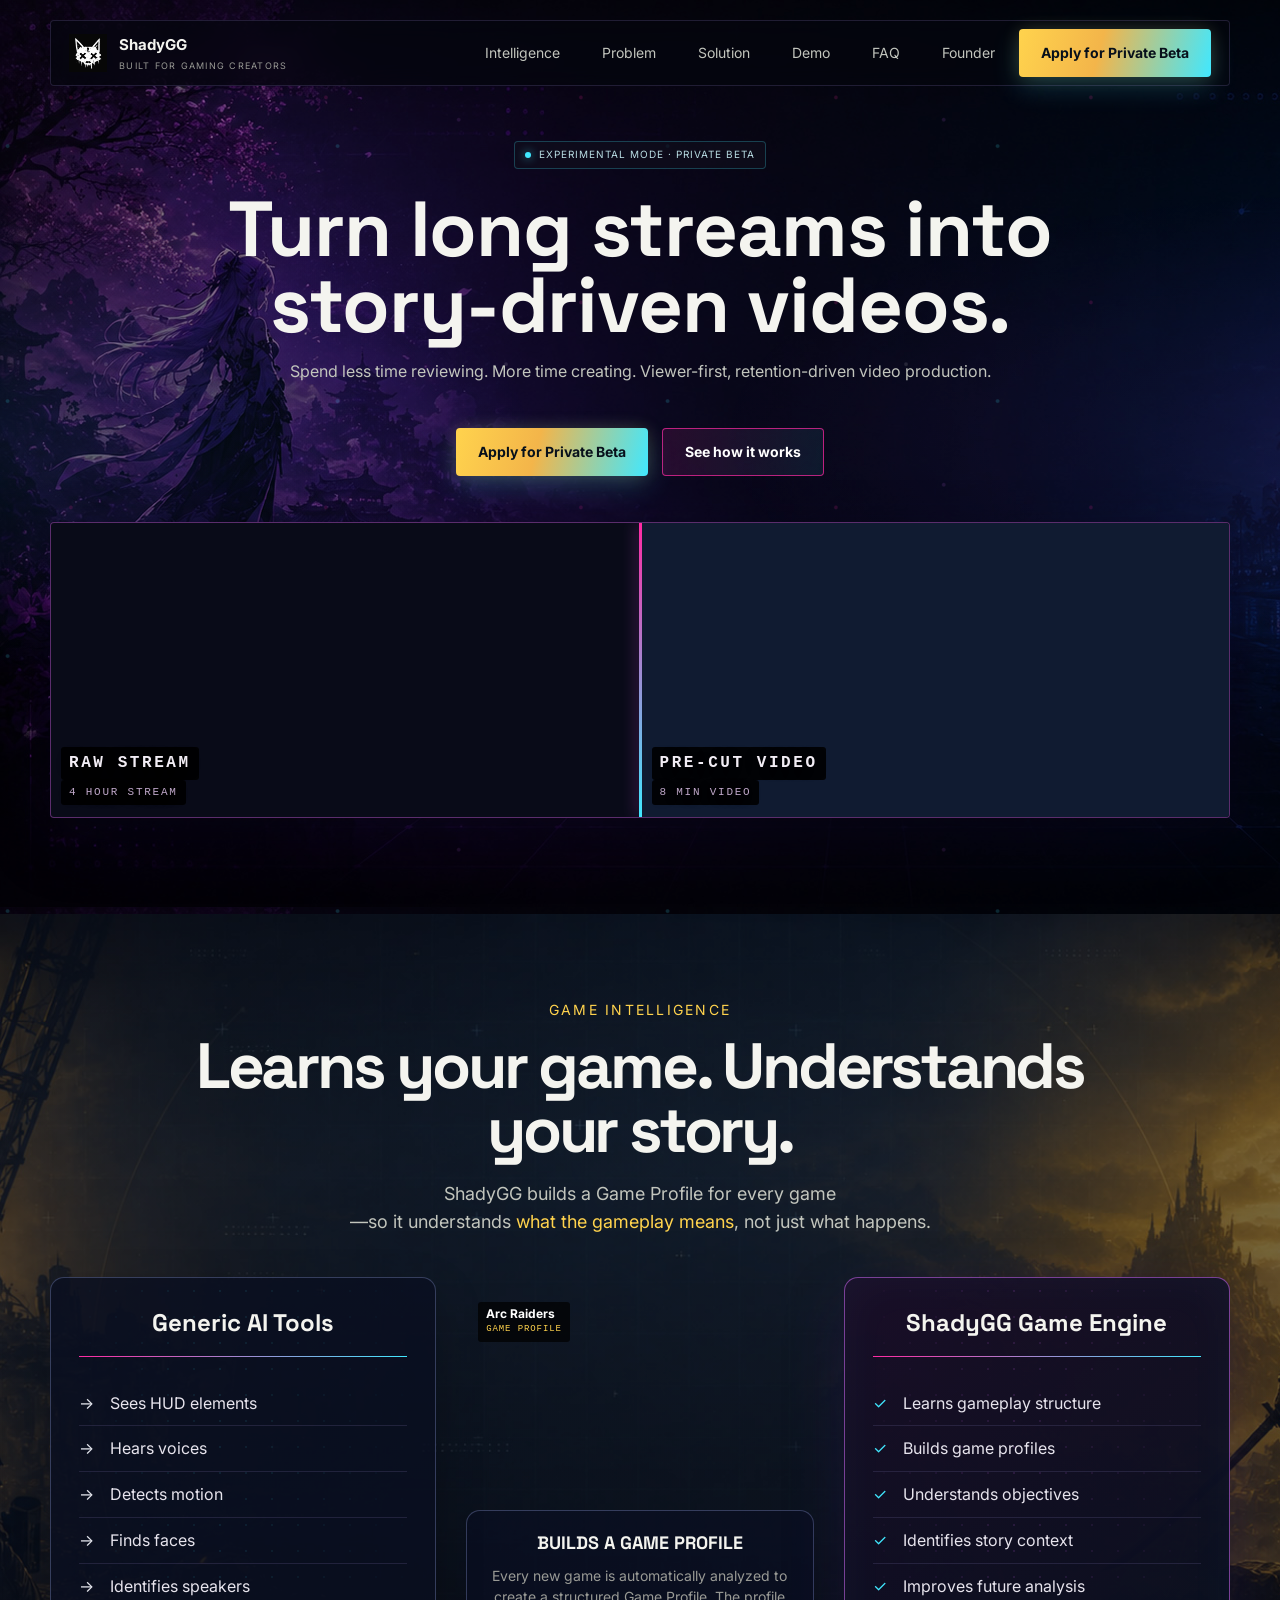
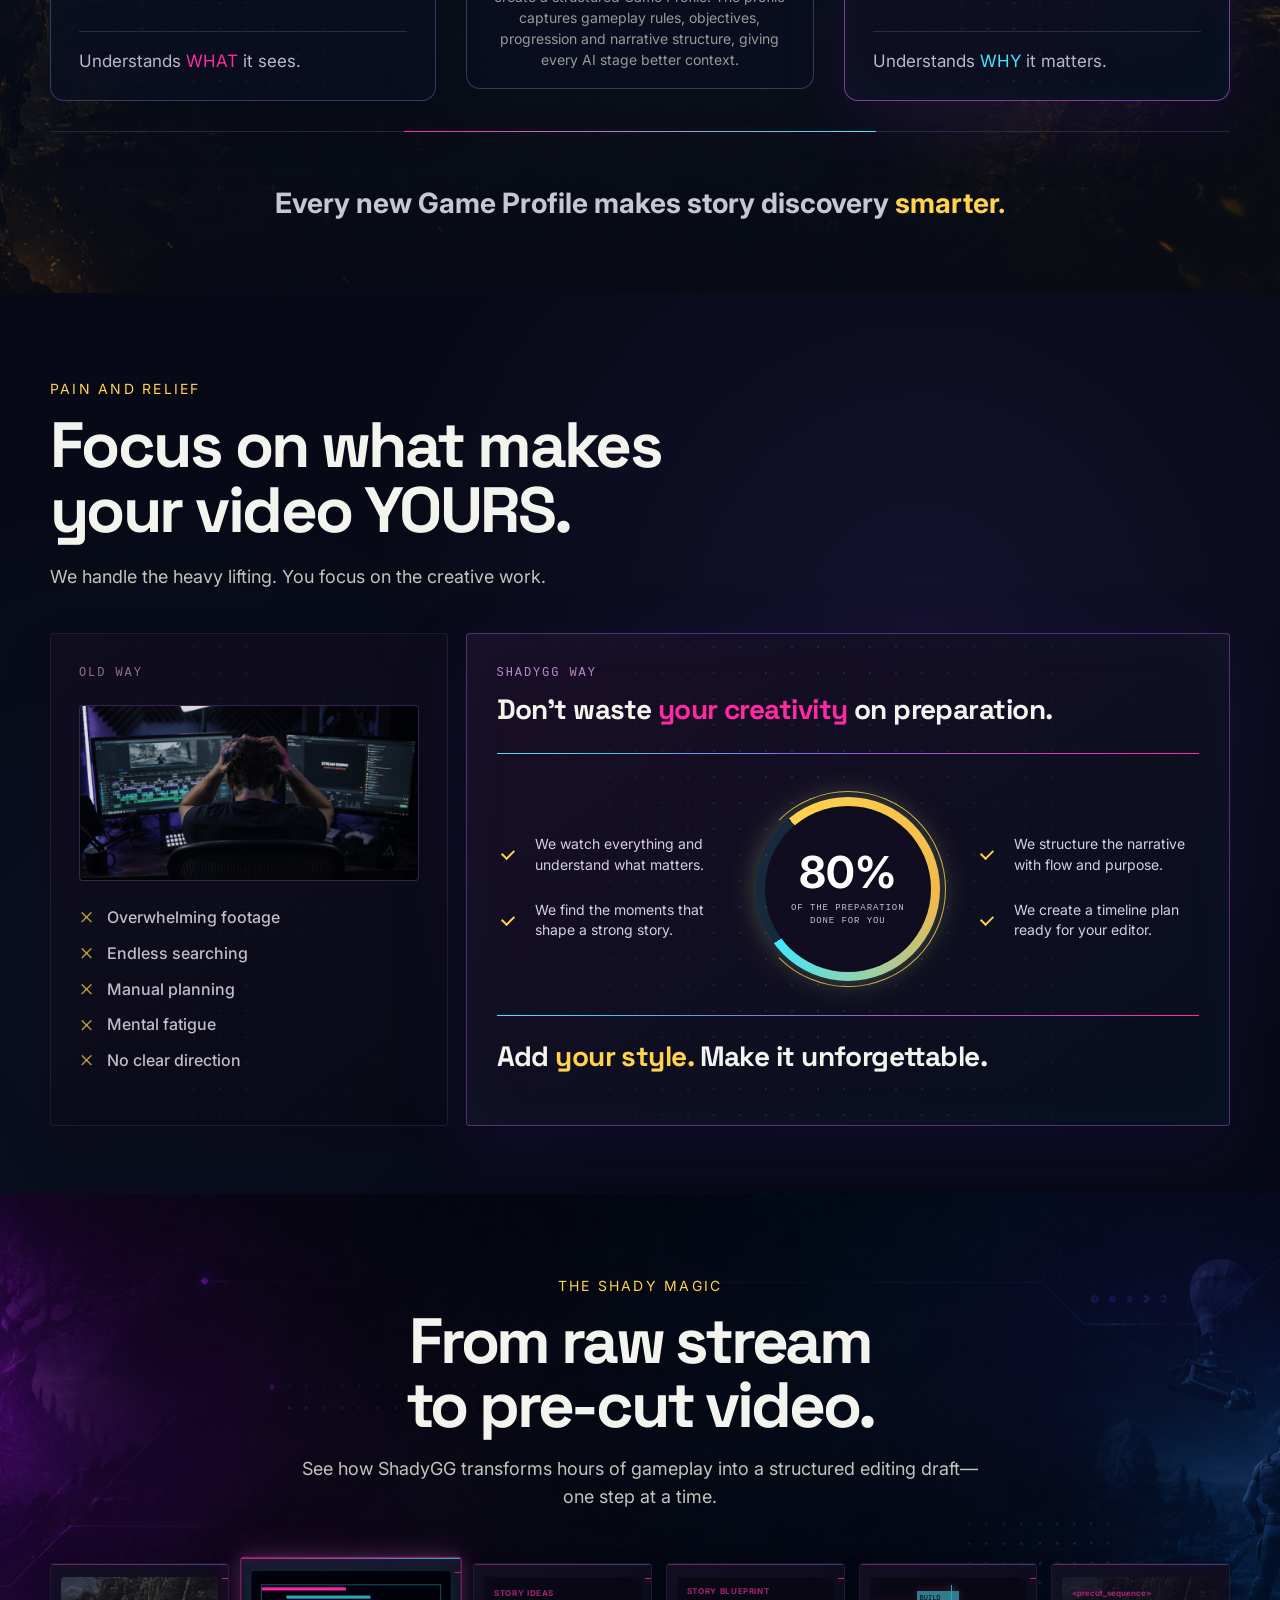
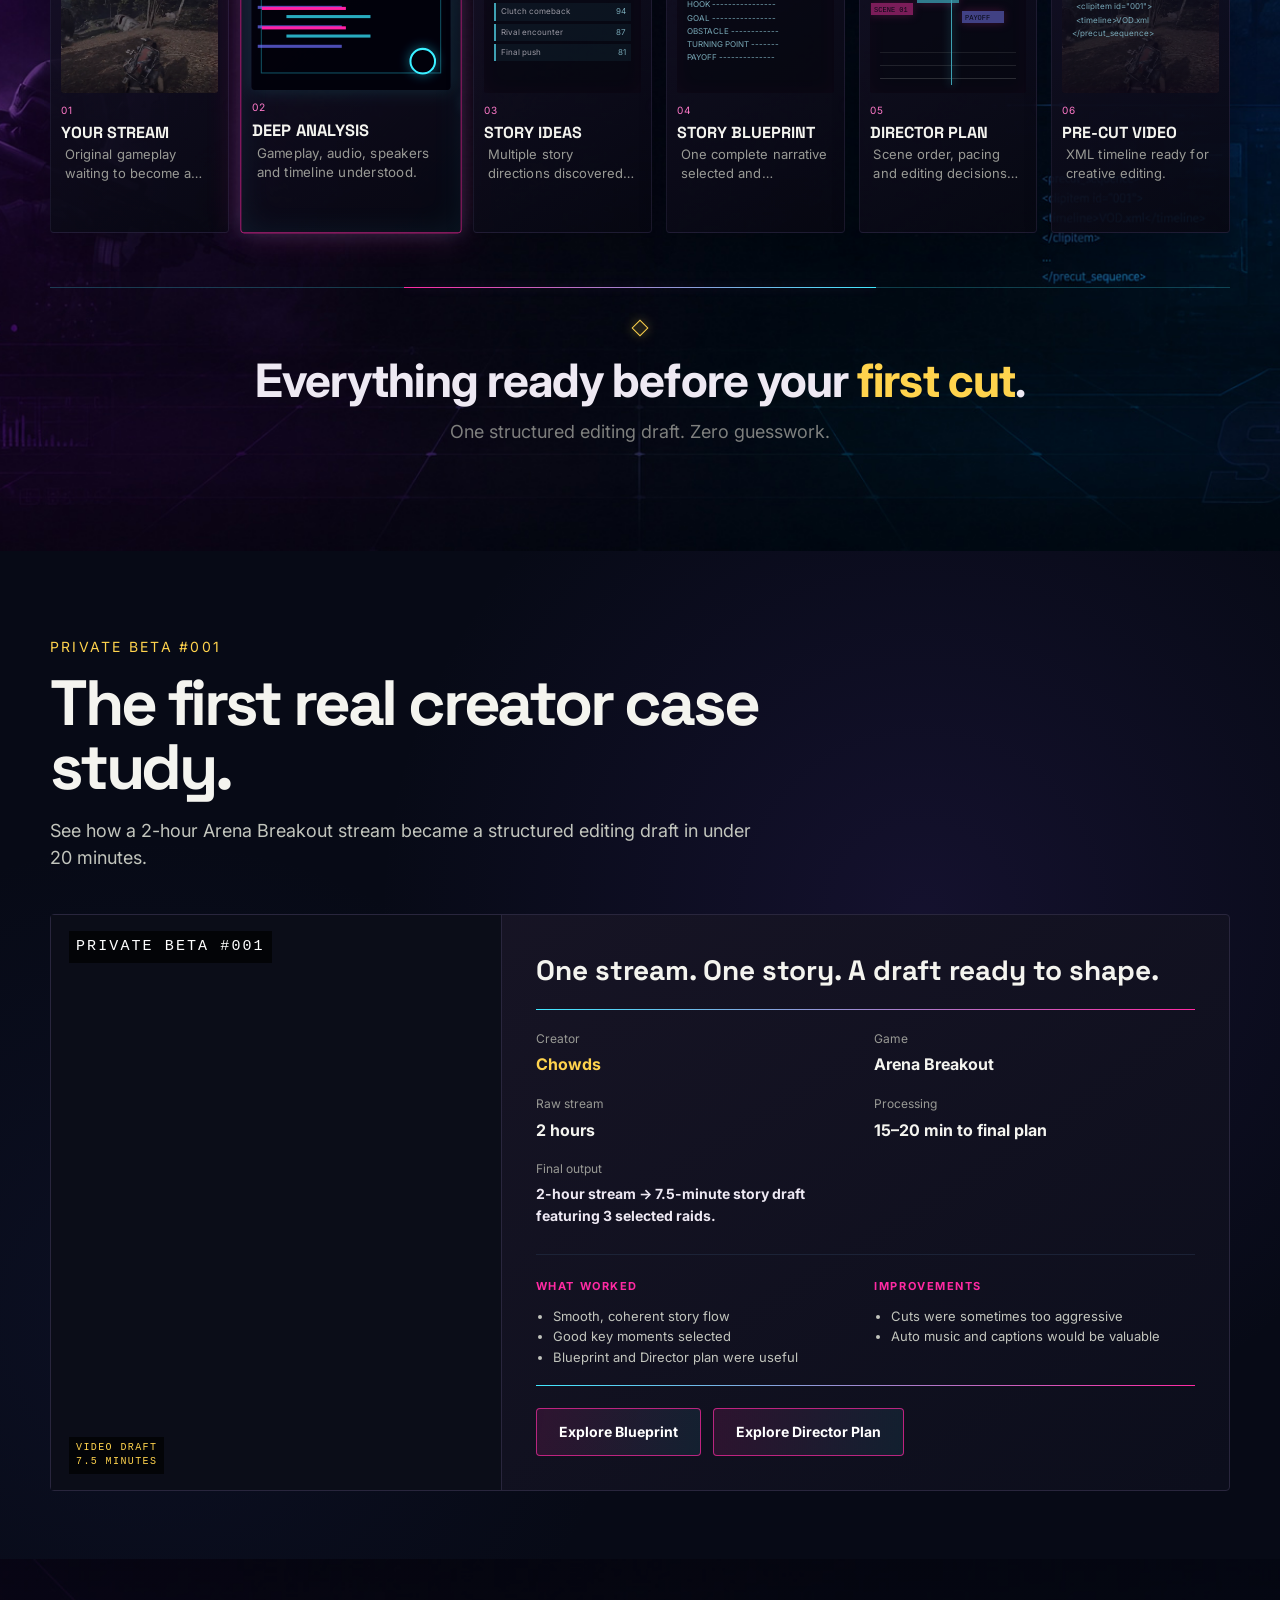
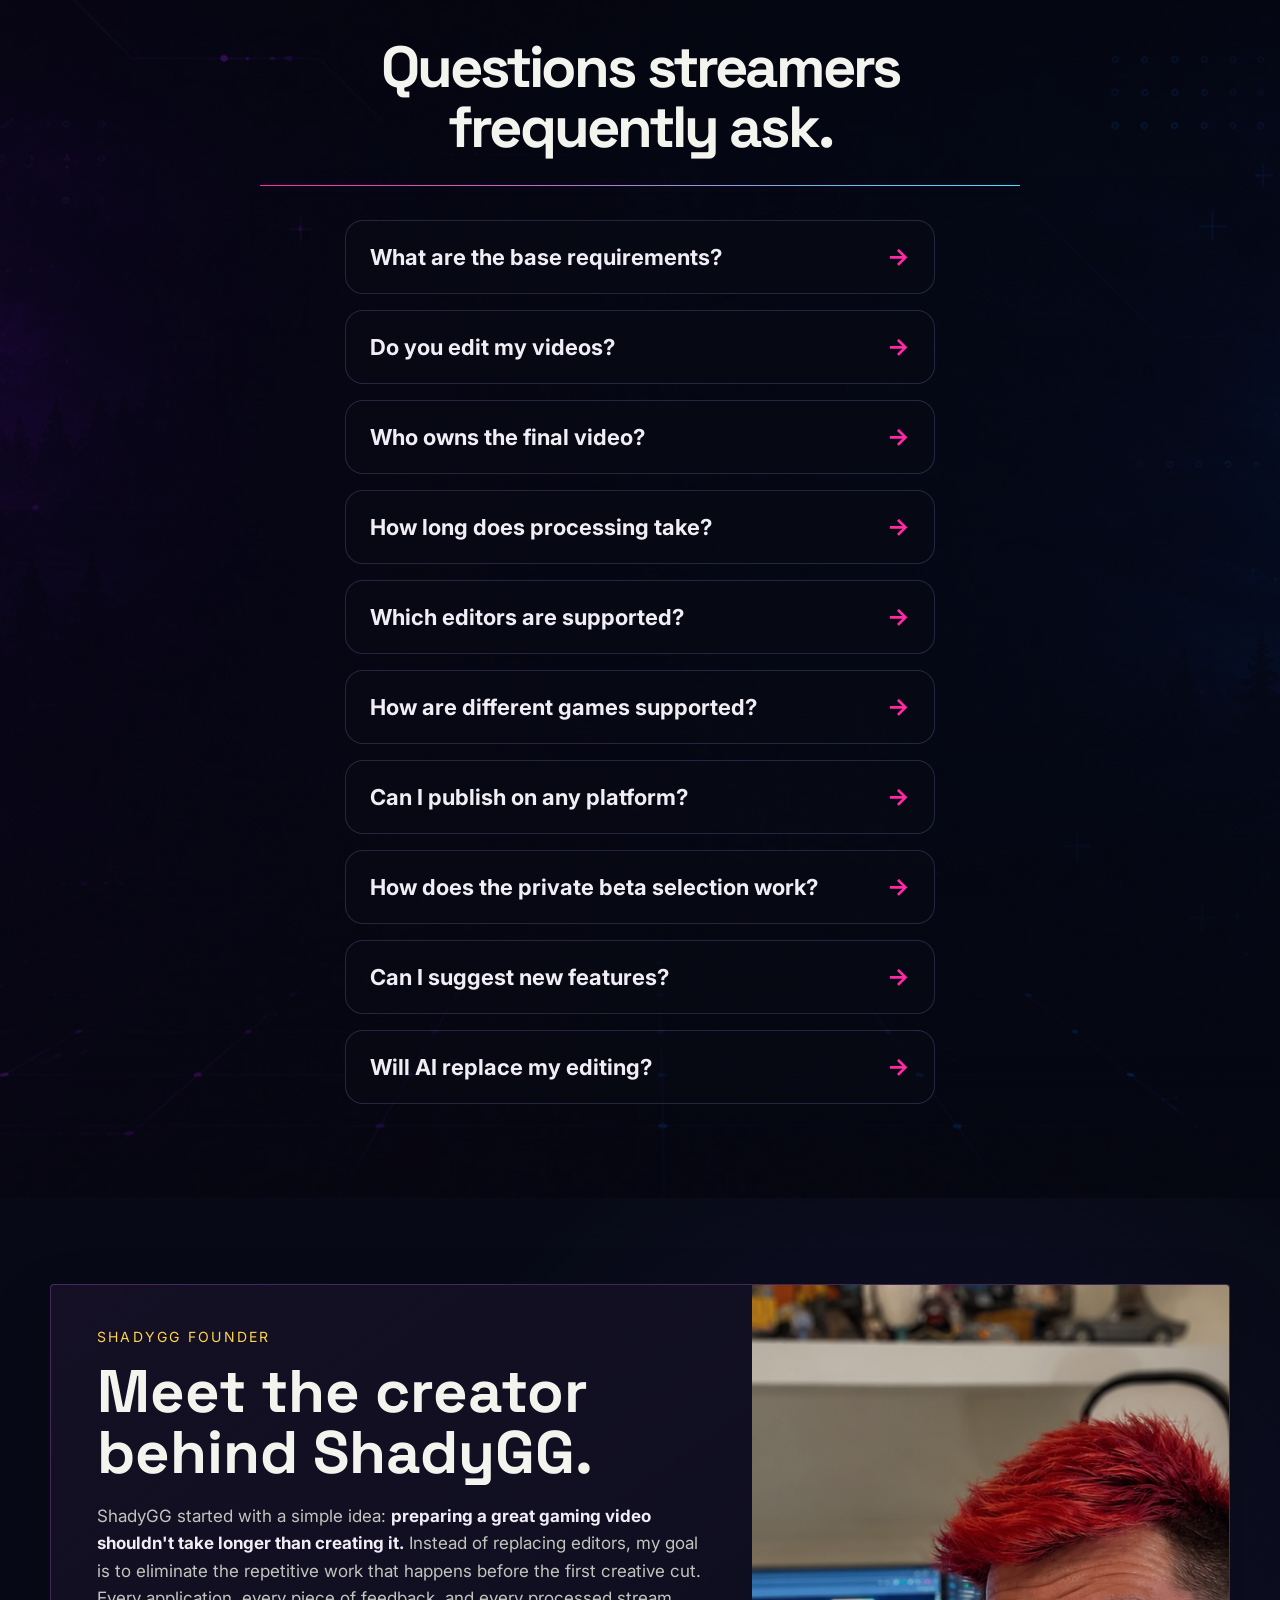
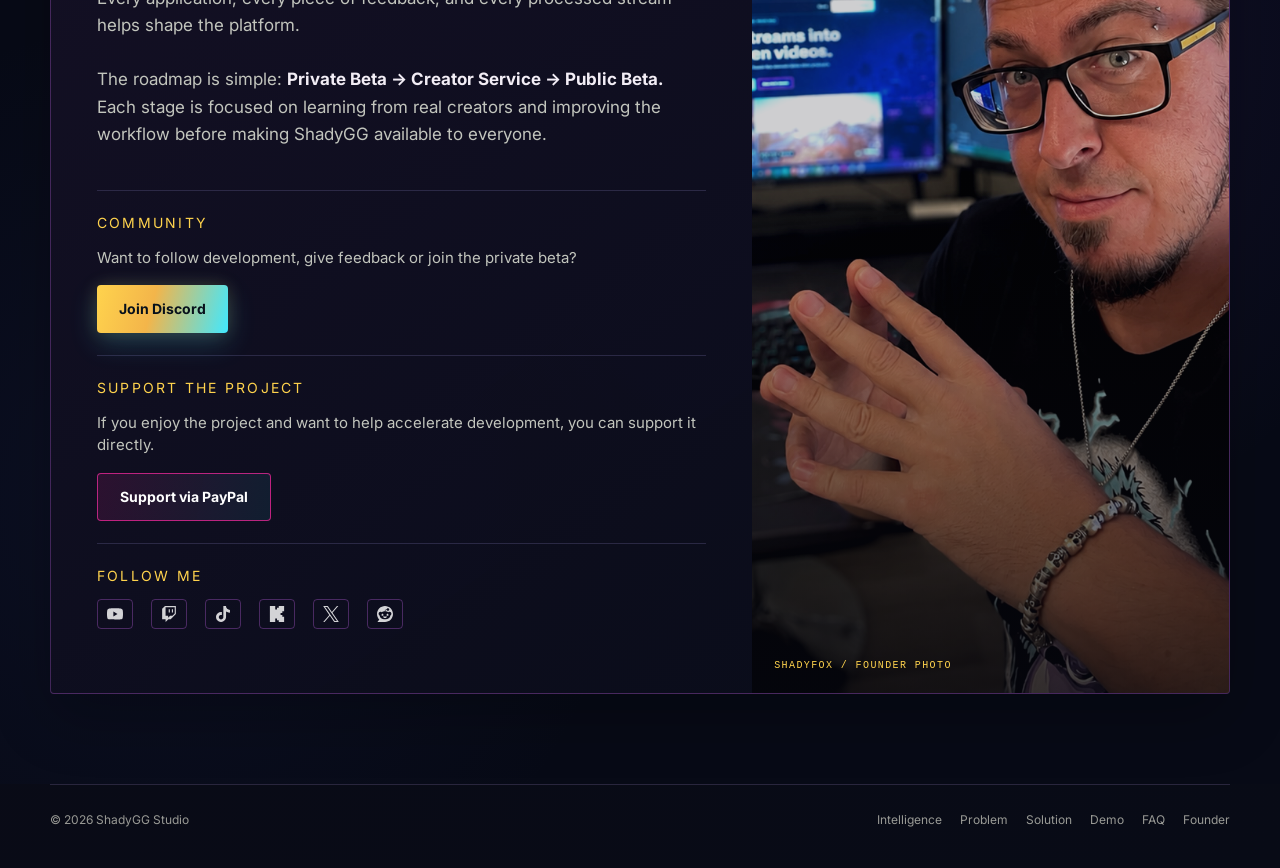
<file: index.html>
<!doctype html>
<html lang="en">

<head>
  <meta charset="utf-8">
  <meta name="viewport" content="width=device-width,initial-scale=1">
  <meta name="description" content="ShadyGG finds the story hidden inside your gaming VOD before the edit begins.">
  <title>ShadyGG - Turn gameplay into stories</title>
  <link rel="icon" type="image/png" href="assets/logo/favicon.png">
  <link rel="stylesheet" href="styles.css">
</head>

<body>
  <main id="top">
    <section class="hero">
      <div data-component="header"></div>
      <div class="hero-grid">
        <div>
          <p class="badge">Experimental Mode &middot; Private Beta</p>
          <h1>Turn long streams into<br><span class="headline-emphasis">story-driven videos.</span></h1>
          <p class="hero-copy">Spend less time reviewing. More time creating. Viewer-first, retention-driven video
            production.</p>
          <div class="hero-actions"><a class="button button-primary" href="https://forms.gle/9vZ9CsDaMhSVNfme8"
              target="_blank" rel="noopener noreferrer">Apply for Private Beta</a><a class="button button-secondary"
              href="#solution">See how it works</a></div>
          <div class="comparison-panel comparison-panel-wide hero-comparison"
            aria-label="Raw stream to ShadyGG pre-cut comparison">
            <div class="comparison-side raw-side"><video src="assets/home/pain-video-01-web.mp4" autoplay muted loop
                playsinline preload="metadata" aria-label="Raw stream gameplay preview"></video><span>RAW
                STREAM</span><b>4 HOUR STREAM</b></div>
            <div class="comparison-divider" aria-hidden="true"></div>
            <div class="comparison-side precut-side"><video src="assets/home/pain-video-02-web.mp4" autoplay muted loop
                playsinline preload="metadata" aria-label="Pre-cut gameplay preview"></video><span>PRE-CUT
                VIDEO</span><b>8 MIN VIDEO</b></div>
          </div>
        </div>
      </div>
    </section>

    <section class="full-bleed-section game-intelligence-section" id="game-intelligence">
      <div class="site-shell">
        <div class="section-heading game-intelligence-heading">
          <p class="eyebrow">GAME INTELLIGENCE</p>
          <h2>Learns your game. Understands your story.</h2>
          <p>ShadyGG builds a Game Profile for every game<br>—so it understands <em>what the gameplay means</em>, not just what happens.</p>
        </div>
        <div class="game-intelligence-grid">
          <article class="game-intelligence-card generic-tools">
            <h3>Generic AI Tools</h3>
            <ul>
              <li>Sees HUD elements</li>
              <li>Hears voices</li>
              <li>Detects motion</li>
              <li>Finds faces</li>
              <li>Identifies speakers</li>
            </ul>
            <div class="intelligence-footer">Understands <em>WHAT</em> it sees.</div>
          </article>
          <div class="game-intelligence-center">
            <div class="game-intelligence-media"><video src="assets/home/gameint-video-01-web.mp4" autoplay muted loop playsinline preload="metadata" aria-label="Game intelligence gameplay preview"></video><div class="gameplay-overlay"><b>Arc Raiders</b><span>Game Profile</span></div></div>
            <div class="game-intelligence-engine">
              <h3>BUILDS A GAME PROFILE</h3>
              <p>Every new game is automatically analyzed to create a structured Game Profile. The profile captures gameplay rules, objectives, progression and narrative structure, giving every AI stage better context.</p>
            </div>
          </div>
          <article class="game-intelligence-card shady-intelligence">
            <h3>ShadyGG Game Engine</h3>
            <ul>
              <li>Learns gameplay structure</li>
              <li>Builds game profiles</li>
              <li>Understands objectives</li>
              <li>Identifies story context</li>
              <li>Improves future analysis</li>
            </ul>
            <div class="intelligence-footer">Understands <em>WHY</em> it matters.</div>
          </article>
        </div>
        <div class="game-profiles"><p class="game-profiles-summary">Every new Game Profile makes story discovery <em>smarter.</em></p></div>
      </div>
    </section>

    <section class="full-bleed-section" id="problem">
      <div class="site-shell">
        <div class="section-heading section-relief">
          <p class="eyebrow">PAIN AND RELIEF</p>
          <h2>Focus on what makes your video YOURS.</h2>
          <p>We handle the heavy lifting. You focus on the creative work.</p>
        </div>
        <div class="relief-grid">
          <article class="relief-card old-way">
            <div class="relief-card-heading"><span class="relief-kicker">OLD WAY</span></div>
            <div class="old-way-visual"><img class="old-way-image" src="assets/home/pain-editor.jpg"
                alt="Editing timeline before ShadyGG preparation"></div>
            <ul class="pain-list">
              <li><span class="pain-icon icon-footage"></span><span><b>Overwhelming footage</b><small>Rewatch hours of
                    gameplay just to remember what happened.</small></span></li>
              <li><span class="pain-icon icon-search"></span><span><b>Endless searching</b><small>Scrub, rewind and hunt
                    for the moments worth keeping.</small></span></li>
              <li><span class="pain-icon icon-notes"></span><span><b>Manual planning</b><small>Write notes and
                    timestamps before the real edit even begins.</small></span></li>
              <li><span class="pain-icon icon-fatigue"></span><span><b>Mental fatigue</b><small>Figure out the story
                    after already spending hours reviewing footage.</small></span></li>
              <li><span class="pain-icon icon-direction"></span><span><b>No clear direction</b><small>Open your editor
                    knowing you still have to build the video from scratch.</small></span></li>
            </ul>
          </article>

          <article class="relief-card shady-way">
            <div class="relief-card-heading"><span class="relief-kicker">SHADYGG WAY</span>
              <h3>Don't waste <em>your creativity</em> on preparation.</h3>
            </div>
            <div class="creative-divider"><span></div>
            <div class="engine-row">
              <div class="outcomes outcomes-left" aria-label="Preparation outcomes"><span><i
                    class="outcome-check"></i><small>We watch everything and understand what
                    matters.</small></span><span><i class="outcome-spark"></i><small>We find the moments that shape a
                    strong story.</small></span></div>
              <div class="engine-ring" role="img" aria-label="80 percent of preparation done for you">
                <div><strong>80%</strong><span>OF THE PREPARATION<br>DONE FOR YOU</span></div>
              </div>
              <div class="outcomes outcomes-right" aria-label="Preparation outcomes"><span><i
                    class="outcome-stack"></i><small>We structure the narrative with flow and
                    purpose.</small></span><span><i class="outcome-plan"></i><small>We create a timeline plan ready for
                    your editor.</small></span></div>
            </div>
            <div class="creative-divider relief-final-message">
              <h3>Add <em>your style.</em> Make it unforgettable.</h3>
            </div>
          </article>
        </div>
      </div>
    </section>

    <section class="section magic-section" id="solution">
      <div class="site-shell">
        <div class="section-heading magic-heading">
          <p class="eyebrow">THE SHADY MAGIC</p>
          <h2>From raw stream<br>to pre-cut video.</h2>
          <p>See how ShadyGG transforms hours of gameplay into a structured editing draft&mdash;one step at a time.</p>
        </div>
        <div class="hero-steps" aria-label="ShadyGG workflow">
          <article class="hero-step is-active">
            <div class="pipeline-preview preview-video"><img src="assets/home/hero-tiles-01.jpg"
                alt="Cinematic raw gameplay preview"></div><span class="hero-step-number">01</span>
            <h3>YOUR STREAM</h3>
            <p>Original gameplay waiting to become a story.</p><span class="pipeline-arrow" aria-hidden="true">→</span>
          </article>
          <article class="hero-step">
            <div class="pipeline-preview preview-analysis"><span></span><span></span><span></span><i></i></div><span
              class="stage-icon" aria-hidden="true"><svg viewBox="0 0 24 24">
                <path d="M3 12h3l2-6 4 12 2-7 2 3h5" />
              </svg></span><span class="hero-step-number">02</span>
            <h3>DEEP ANALYSIS</h3>
            <p>Gameplay, audio, speakers and timeline understood.</p><span class="pipeline-arrow"
              aria-hidden="true">→</span>
          </article>
          <article class="hero-step">
            <div class="pipeline-preview preview-reco"><b>STORY IDEAS</b><span>Clutch comeback
                <em>94</em></span><span>Rival encounter <em>87</em></span><span>Final push <em>81</em></span></div><span
              class="stage-icon" aria-hidden="true"><svg viewBox="0 0 24 24">
                <path d="M9 18h6M10 22h4M8 14a6 6 0 1 1 8 0c-1 1-1 2-1 4H9c0-2 0-3-1-4Z" />
              </svg></span><span class="hero-step-number">03</span>
            <h3>STORY IDEAS</h3>
            <p>Multiple story directions discovered automatically.</p><span class="pipeline-arrow"
              aria-hidden="true">→</span>
          </article>
          <article class="hero-step">
            <div class="pipeline-preview preview-blueprint"><b>STORY BLUEPRINT</b><span>HOOK
                ----------------</span><span>GOAL ----------------</span><span>OBSTACLE ------------</span><span>TURNING
                POINT -------</span><span>PAYOFF --------------</span></div><span class="stage-icon"
              aria-hidden="true"><svg viewBox="0 0 24 24">
                <path d="M6 3h9l3 3v15H6zM9 11h6M9 15h6M9 7h3" />
              </svg></span><span class="hero-step-number">04</span>
            <h3>STORY BLUEPRINT</h3>
            <p>One complete narrative selected and structured.</p><span class="pipeline-arrow"
              aria-hidden="true">→</span>
          </article>
          <article class="hero-step">
            <div class="pipeline-preview preview-director"><span>SCENE
                01</span><span>BUILD</span><span>PAYOFF</span><i></i></div><span class="stage-icon"
              aria-hidden="true"><svg viewBox="0 0 24 24">
                <path d="m4 7 8-3 8 3-8 3zM4 7v5l8 3 8-3V7M4 16l8 3 8-3" />
              </svg></span><span class="hero-step-number">05</span>
            <h3>DIRECTOR PLAN</h3>
            <p>Scene order, pacing and editing decisions prepared.</p><span class="pipeline-arrow"
              aria-hidden="true">→</span>
          </article>
          <article class="hero-step">
            <div class="pipeline-preview preview-xml"><img src="assets/home/hero-tiles-01.jpg"
                alt="Pre-cut gameplay timeline preview"><b>&lt;precut_sequence&gt;</b><span>&nbsp;&nbsp;&lt;clipitem
                id=&quot;001&quot;&gt;</span><span>&nbsp;&nbsp;&lt;timeline&gt;VOD.xml</span><span>&lt;/precut_sequence&gt;</span>
            </div><span class="stage-icon" aria-hidden="true"><svg viewBox="0 0 24 24">
                <path d="M4 5h16v14H4zM4 9h16M8 13h3M8 16h6" />
              </svg></span><span class="hero-step-number">06</span>
            <h3>PRE-CUT VIDEO</h3>
            <p>XML timeline ready for creative editing.</p>
          </article>
        </div>
        <div class="pipeline-summary"><i class="pipeline-summary-mark" aria-hidden="true"></i><strong>Everything ready
            before your <em>first cut</em>.</strong><span>One structured editing draft. Zero guesswork.</span></div>
      </div>
    </section>

    <section class="full-bleed-section real-demo-section" id="real-demo">
      <div class="site-shell">
        <div class="section-heading">
          <p class="eyebrow">PRIVATE BETA #001</p>
          <h2>The first real creator case study.</h2>
          <p>See how a 2-hour Arena Breakout stream became a structured editing draft in under 20 minutes.</p>
        </div>
        <article class="case-study">
          <div class="case-media"><video src="assets/home/case-study-video-01-web.mp4" autoplay muted loop playsinline
              preload="metadata" aria-label="Chowds Arena Breakout ShadyGG draft preview"></video><span
              class="placeholder-label">PRIVATE BETA #001</span><small>VIDEO DRAFT<br>7.5 MINUTES</small></div>
          <div class="case-content">
            <h3>One stream. One story. A draft ready to shape.</h3>
            <div class="case-meta">
              <div><span>Creator</span><strong><a href="https://www.youtube.com/@chowdsy" target="_blank"
                    rel="noopener noreferrer">Chowds</a></strong></div>
              <div><span>Game</span><strong>Arena Breakout</strong></div>
              <div><span>Raw stream</span><strong>2 hours</strong></div>
              <div><span>Processing</span><strong>15–20 min to final plan</strong></div>
              <div class="case-final-output"><span>Final output</span><strong>2-hour stream → 7.5-minute story draft
                  featuring 3 selected raids.</strong></div>
            </div>
            <div class="case-feedback">
              <div><b>WHAT WORKED</b>
                <ul>
                  <li>Smooth, coherent story flow</li>
                  <li>Good key moments selected</li>
                  <li>Blueprint and Director plan were useful</li>
                </ul>
              </div>
              <div><b>IMPROVEMENTS</b>
                <ul>
                  <li>Cuts were sometimes too aggressive</li>
                  <li>Auto music and captions would be valuable</li>
                </ul>
              </div>
            </div>
            <div class="case-actions"><a class="button button-secondary"
                href="assets/home/case-study-story_blueprint.html" target="_blank" rel="noopener noreferrer">Explore
                Blueprint</a><a class="button button-secondary" href="assets/home/case-strudy-director_plan.html"
                target="_blank" rel="noopener noreferrer">Explore Director Plan</a></div>
          </div>
        </article>
      </div>
    </section>
    <section class="site-shell section faq-section" id="faq">
      <div class="section-heading">
        <h2>Questions streamers frequently ask.</h2>
      </div>
      <div class="faq-grid">
        <article>
          <h3>How does the private beta selection work?</h3>
          <p>Anyone can apply through the beta form. I manually review every submission and select projects that best
            help improve ShadyGG. During the private beta, the focus is on testing different games, creator styles, and
            real-world workflows—not on first come, first served.</p>
        </article>
        <article>
          <h3>Which editors are supported?</h3>
          <p>Premiere Pro is currently supported through XML export. Support for additional editors is planned.</p>
        </article>
        <article>
          <h3>Do you edit my videos?</h3>
          <p>No. ShadyGG prepares the story, structure and editing plan. The creative editing remains yours.</p>
        </article>
        <article>
          <h3>How long does processing take?</h3>
          <p>Most streams are processed in around 15–20 minutes, depending on length and complexity.</p>
        </article>
        <article>
          <h3>Which games are supported?</h3>
          <p>The first game-specific profile was built for ARC Raiders, but ShadyGG also works without game-specific
            knowledge. As development continues, I'll keep adding dedicated game profiles to improve accuracy and
            storytelling for more titles.</p>
        </article>
        <article>
          <h3>Can I use ShadyGG for any platform?</h3>
          <p>Yes. ShadyGG creates a structured editing draft that you can turn into content for YouTube, TikTok, Shorts,
            Reels, or any other platform. Your final edit is yours to publish wherever you want.</p>
        </article>
        <article>
          <h3>Will AI replace my editing?</h3>
          <p>No. ShadyGG removes the repetitive preparation work. Your editing style, pacing and creative decisions
            remain your own.</p>
        </article>
      </div>
    </section>
    <section class="full-bleed-section founder-section" id="founder">
      <div class="site-shell">
        <article class="founder-card">
          <div class="founder-media"><img src="assets/logo/shadyGG-logo.jpg"
              alt="ShadyFox founder portrait placeholder"><span>SHADYFOX / FOUNDER PHOTO</span></div>
          <div class="founder-content">
            <p class="eyebrow">BUILDING IN PUBLIC</p>
            <h2>Meet the creator behind ShadyGG.</h2>
            <p class="founder-intro">I'm building ShadyGG in public. The project started on July 21, 2026 and is
              currently in active development. The goal is simple: help creators spend less time preparing and more time
              creating.</p>
            <div class="founder-block">
              <p class="eyebrow">COMMUNITY</p>
              <p>Want to follow development, give feedback or join the private beta?</p><a class="button button-primary"
                href="#" aria-label="Join the ShadyGG Discord community">Join Discord</a><small>Be part of the community
                building ShadyGG.</small>
            </div>
            <div class="founder-block">
              <p class="eyebrow">SUPPORT THE PROJECT</p>
              <p>If you enjoy the project and want to help accelerate development, you can support it directly.</p><a
                class="button button-secondary" href="#">Support via PayPal</a>
            </div>
            <div class="founder-block founder-follow">
              <p class="eyebrow">FOLLOW ME</p>
              <nav aria-label="Social links"><a href="#">YouTube</a><a href="#">Twitch</a><a href="#">TikTok</a><a
                  href="#">Kick</a><a href="#">X</a><a href="#">Reddit</a></nav>
            </div>
          </div>
        </article>
      </div>
    </section>
  </main>
  <div data-component="footer"></div>
  <script src="components/loader.js"></script>
  <script>
    const heroSteps = document.querySelectorAll('.hero-step');
    const pipelineMarkers = document.querySelectorAll('.pipeline-markers span');
    let activeHeroStep = 0;
    setInterval(() => {
      heroSteps[activeHeroStep].classList.remove('is-active');
      if (pipelineMarkers.length) pipelineMarkers[activeHeroStep].classList.remove('is-active');
      activeHeroStep = (activeHeroStep + 1) % heroSteps.length;
      heroSteps[activeHeroStep].classList.add('is-active');
      if (pipelineMarkers.length) pipelineMarkers[activeHeroStep].classList.add('is-active');
    }, 1500);
    const faqSection = document.querySelector('.faq-section');
    const demoSection = document.querySelector('.real-demo-section');
    if (demoSection) demoSection.id = 'demo';
    if (faqSection) { faqSection.classList.add('full-bleed-section'); faqSection.querySelector('h2').textContent = 'Questions streamers frequently ask.'; }
    const faqGrid = document.querySelector('.faq-grid');
    if (faqGrid) {
      faqGrid.innerHTML = '<article><h3>What are the base requirements?</h3><p>Your stream should include <strong>commentary or spoken context</strong>. ShadyGG builds stories around the creator\'s decisions, reactions and narrative—not gameplay alone. OCR and gameplay analysis are used as supporting signals, but they do not drive the story.</p></article><article><h3>Do you edit my videos?</h3><p>No. ShadyGG prepares the story, structure and editing plan. The creative editing remains yours.</p></article><article><h3>Who owns the final video?</h3><p>You do. ShadyGG helps with preparation and planning. The final edit and published video are entirely yours.</p></article><article><h3>How long does processing take?</h3><p>Most streams are processed in around 15–20 minutes, depending on length and complexity.</p></article><article><h3>Which editors are supported?</h3><p>Premiere Pro is currently supported through XML export. Support for additional editors is planned.</p></article><article><h3>How are different games supported?</h3><p>Dedicated game profiles allow the system to understand game-specific mechanics, events and terminology. The first profile was built for ARC Raiders, with more games planned over time. It also works without game-specific profiles, with accuracy improving as new games are added.</p></article><article><h3>Can I publish on any platform?</h3><p>Yes. The structured editing draft can be turned into content for YouTube, TikTok, Shorts, Reels, or any other platform. The final edit is yours to publish wherever you want.</p></article><article><h3>How does the private beta selection work?</h3><p>Everyone is welcome to apply. During the private beta, I personally review each submission and select streams that help validate and improve ShadyGG. If you\'re interested, simply submit your stream through the application form.</p></article><article><h3>Can I suggest new features?</h3><p><strong>Absolutely.</strong> Community feedback is one of the biggest reasons for running a private beta. If a feature solves a real creator problem, there\'s a good chance it will influence ShadyGG\'s roadmap.</p></article><article><h3>Will AI replace my editing?</h3><p>No. ShadyGG removes the repetitive preparation work. Your editing style, pacing and creative decisions remain your own.</p></article>';
    }
    document.querySelectorAll('.faq-grid article').forEach((item) => {
      const question = item.querySelector('h3');
      const answer = item.querySelector('p');
      const details = document.createElement('details');
      const summary = document.createElement('summary');
      summary.textContent = question.textContent;
      details.append(summary, answer.cloneNode(true));
      item.replaceWith(details);
    });
    const founderSection = document.querySelector('.founder-section');
    const founderCard = founderSection && founderSection.querySelector('.founder-card');
    const founderContent = founderCard && founderCard.querySelector('.founder-content');
    if (founderSection && founderCard && founderContent) {
      const founderHeading = document.createElement('div');
      founderHeading.className = 'founder-heading';
      founderHeading.append(founderContent.querySelector('.eyebrow'), founderContent.querySelector('h2'), founderContent.querySelector('.founder-intro'));
      founderContent.prepend(founderHeading);
      founderHeading.querySelector('.eyebrow').textContent = 'SHADYGG FOUNDER';
      founderHeading.querySelector('.founder-intro').innerHTML = 'ShadyGG started with a simple idea: <strong>preparing a great gaming video shouldn\'t take longer than creating it.</strong> Instead of replacing editors, my goal is to eliminate the repetitive work that happens before the first creative cut. Every application, every piece of feedback, and every processed stream helps shape the platform.<br><br>The roadmap is simple: <strong>Private Beta → Creator Service → Public Beta.</strong> Each stage is focused on learning from real creators and improving the workflow before making ShadyGG available to everyone.';
      founderCard.querySelector('.founder-media img').src = 'assets/home/home-shady.jpg';
      const founderLinks = { 'Join Discord': 'https://discord.gg/MBj6mBRqPG', 'Support via PayPal': 'https://www.paypal.com/donate/?hosted_button_id=JSU2AS5RJ7PZS', YouTube: 'https://www.youtube.com/@ShadyFoxGG', Twitch: 'https://www.twitch.tv/xShadyGG', TikTok: 'https://www.tiktok.com/@shadyfoxgg', Kick: 'https://kick.com/shadyfoxgg', X: 'https://x.com/ShadyFoxGaming', Reddit: 'https://www.reddit.com/user/ShadyFoxYT/' };
      founderCard.querySelectorAll('a').forEach((link) => { if (founderLinks[link.textContent]) { link.href = founderLinks[link.textContent]; link.target = '_blank'; link.rel = 'noopener noreferrer'; } });
      const socialIcons = { YouTube: 'youtube.svg', Twitch: 'twitch.svg', TikTok: 'tiktok.svg', Kick: 'kick.svg', X: 'x.svg', Reddit: 'reddit.svg' };
      founderCard.querySelectorAll('.founder-follow nav a').forEach((link) => { const icon = socialIcons[link.textContent]; if (icon) { link.innerHTML = `<img src="assets/icons/${icon}" alt="${link.textContent}">`; link.setAttribute('aria-label', link.textContent); } });
    }
  </script>
</body>

</html>
</file>
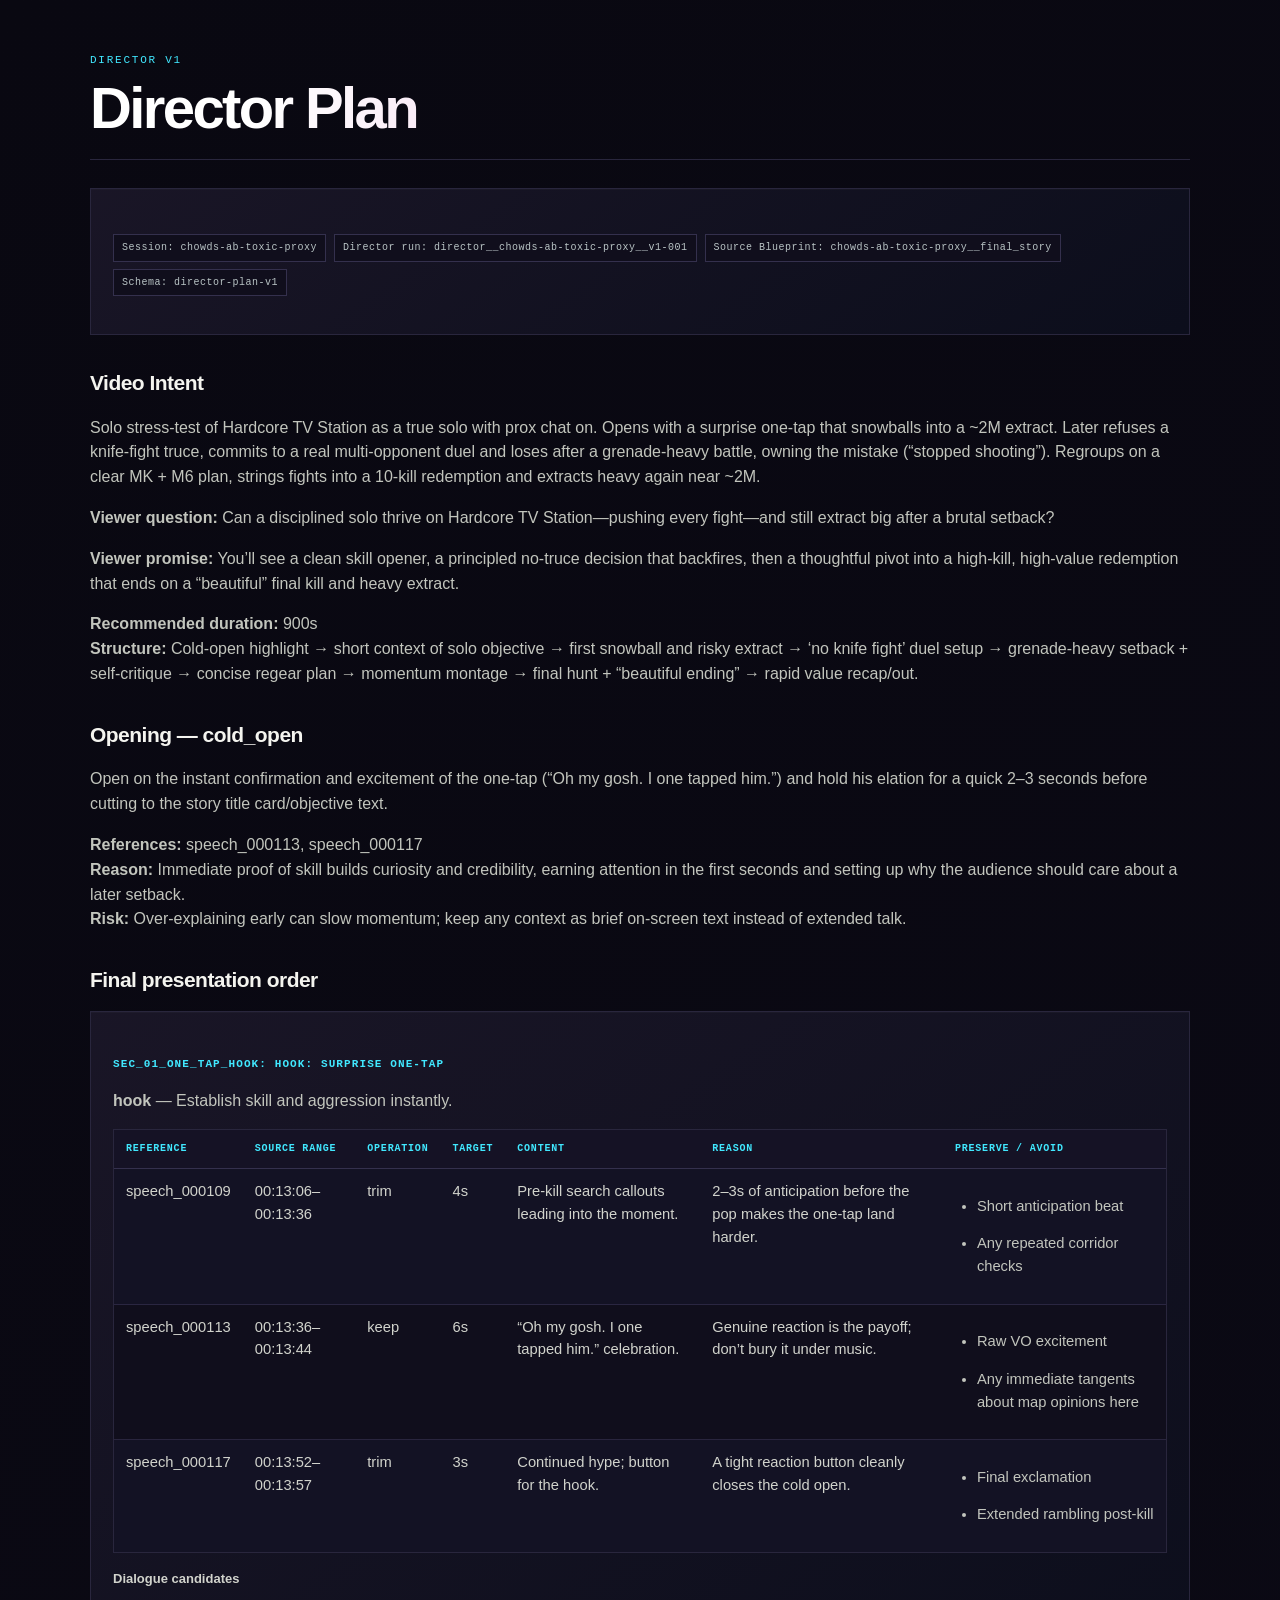
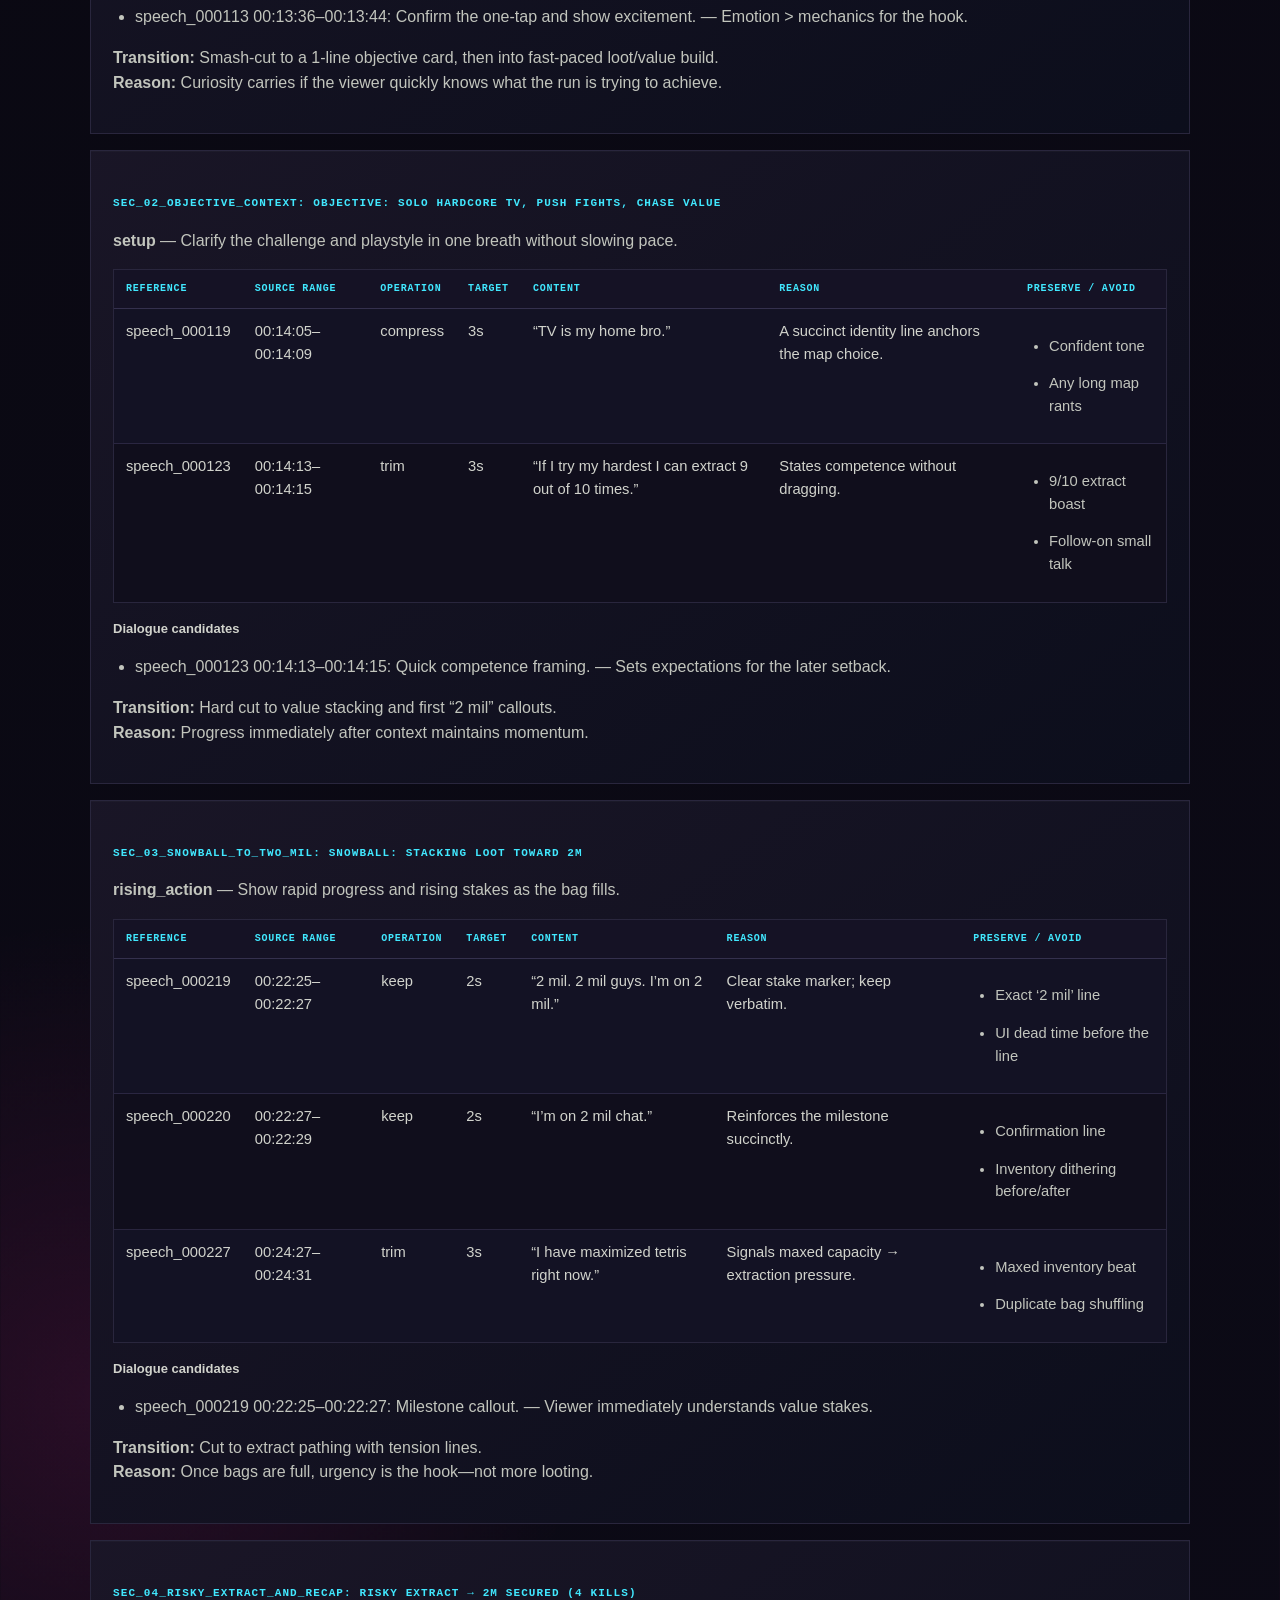
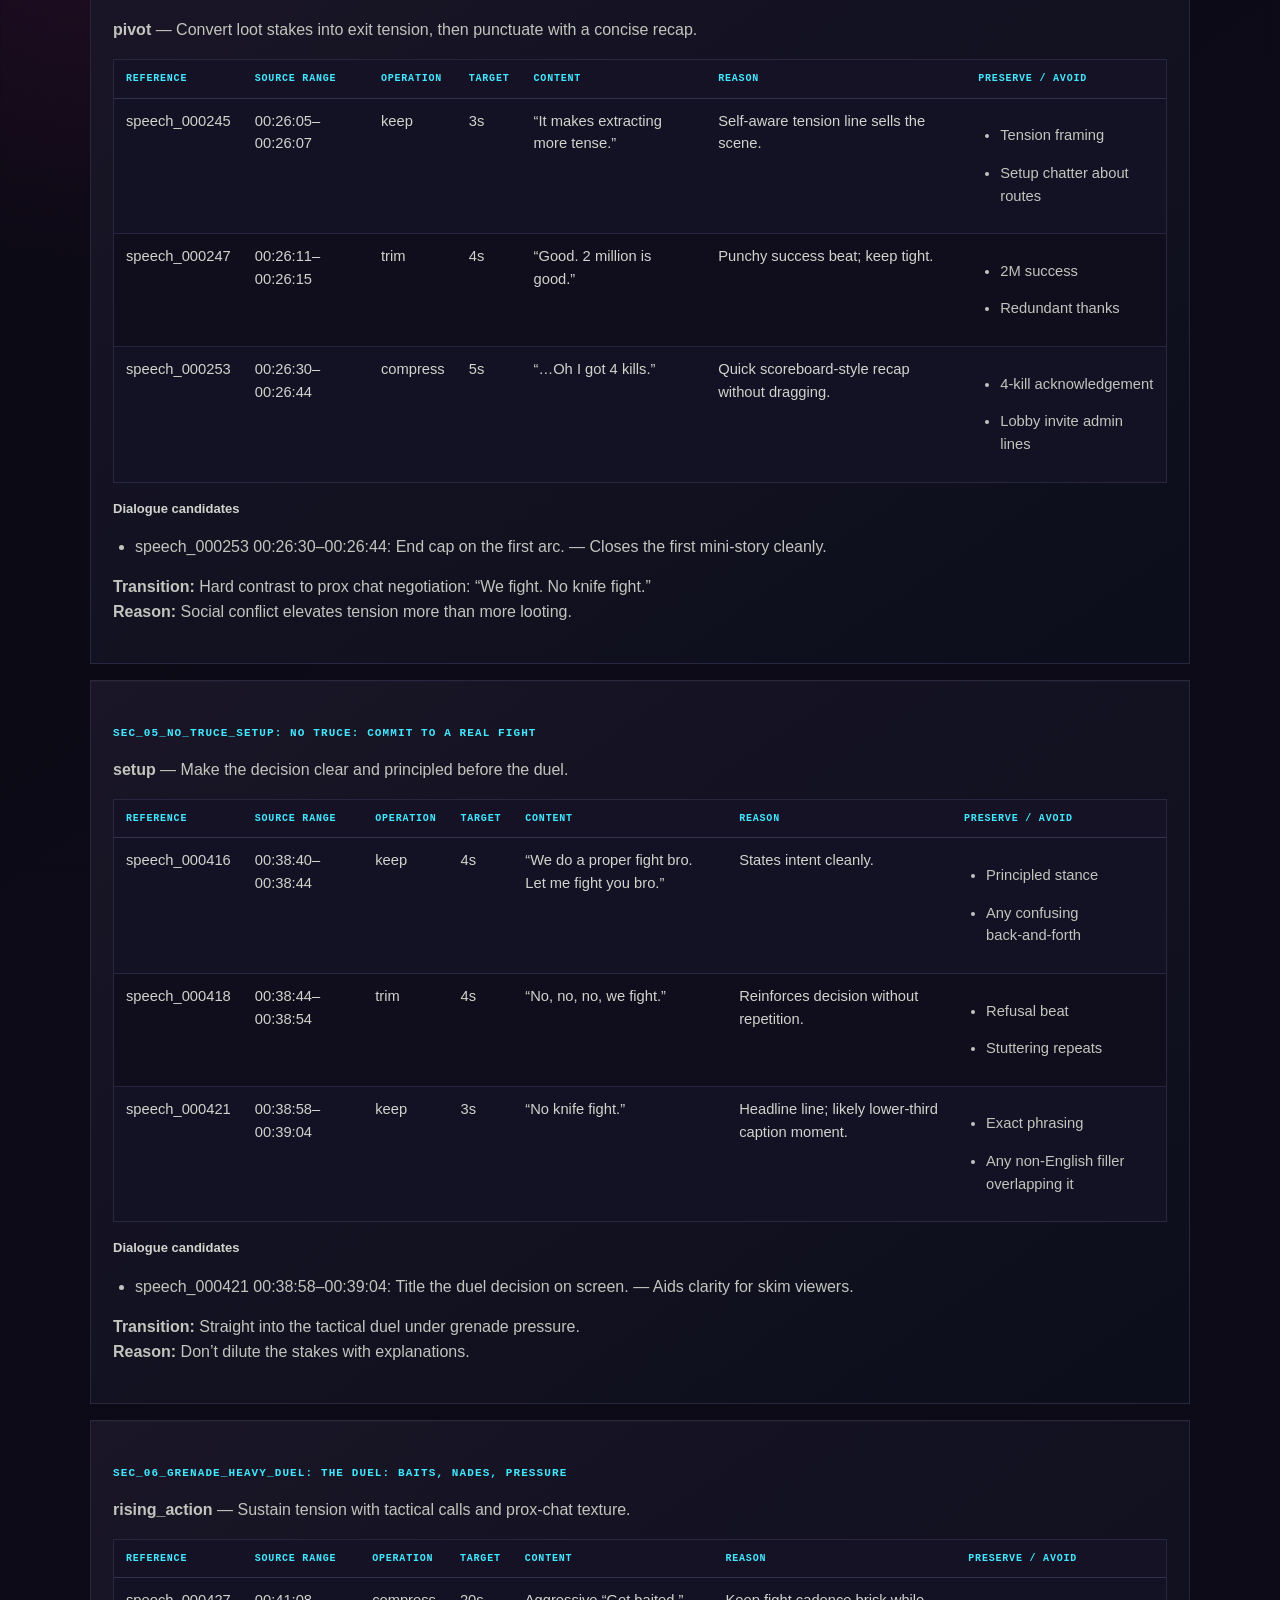
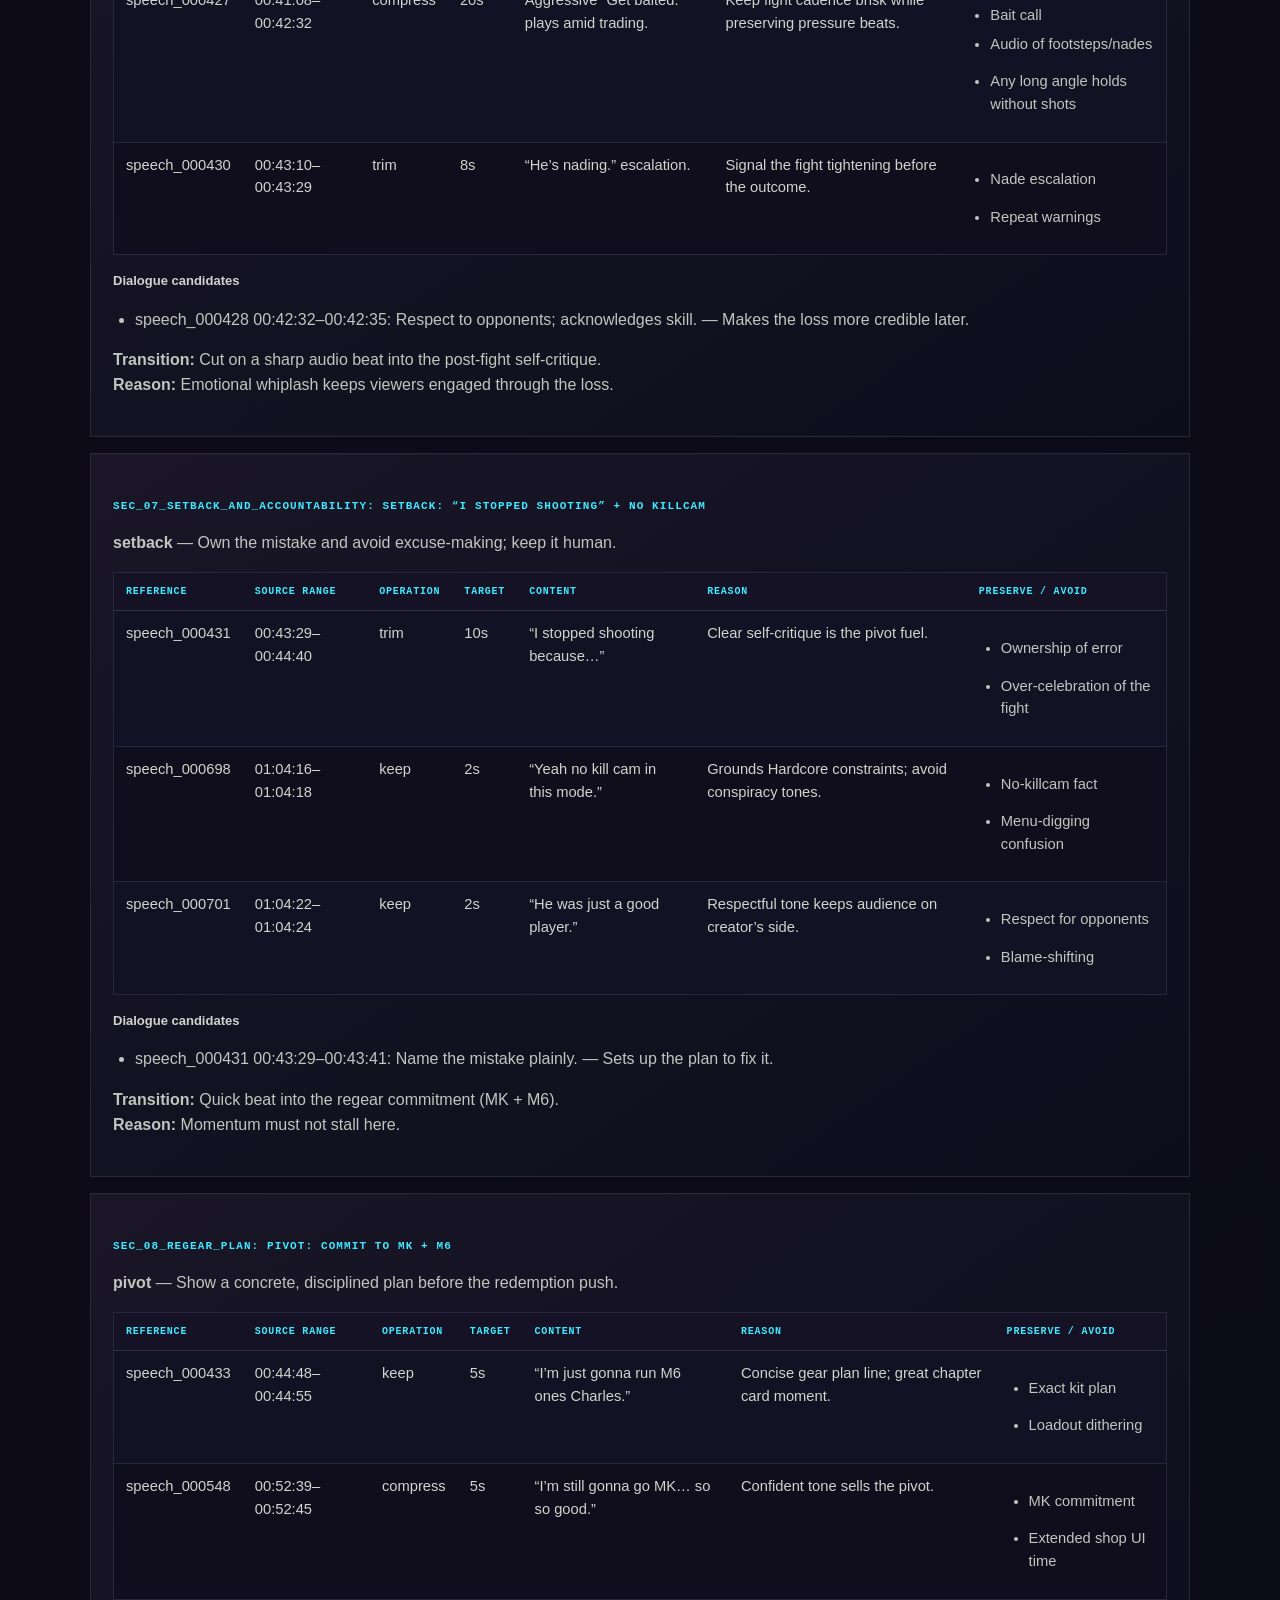
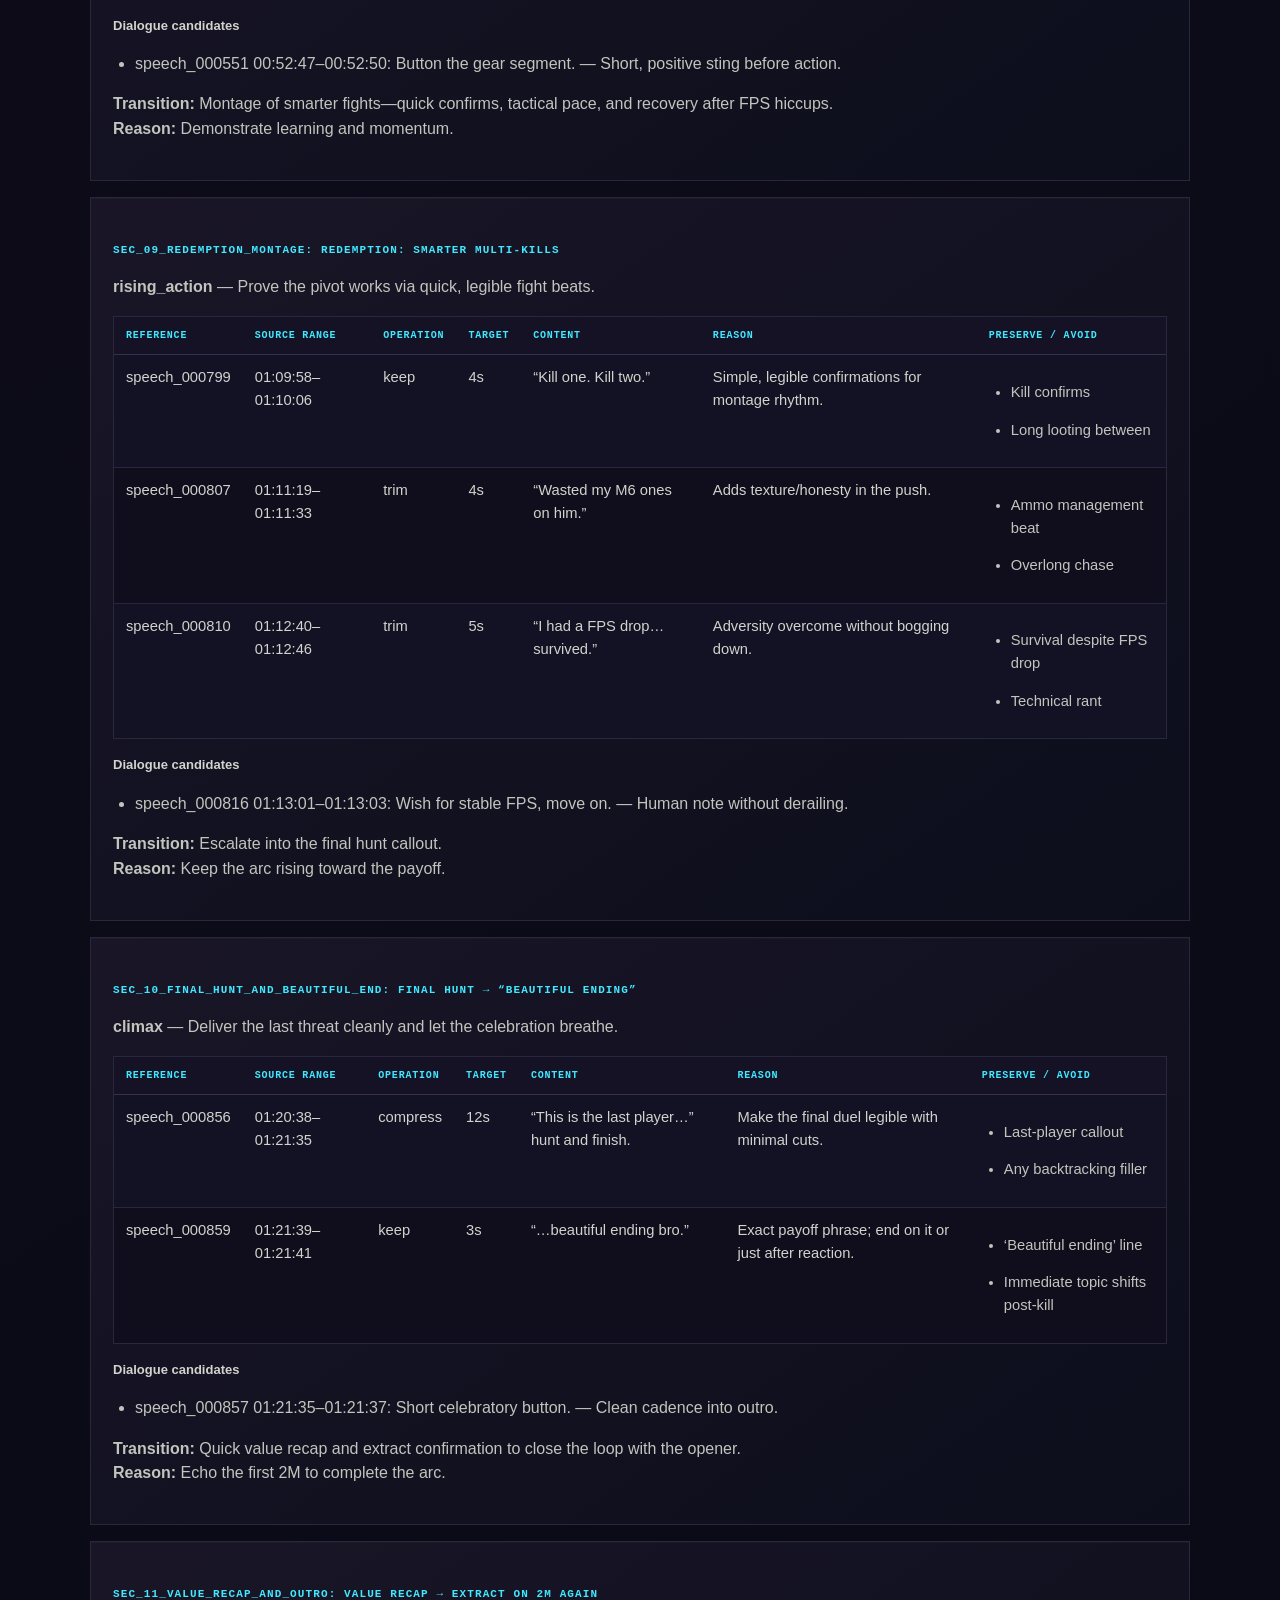
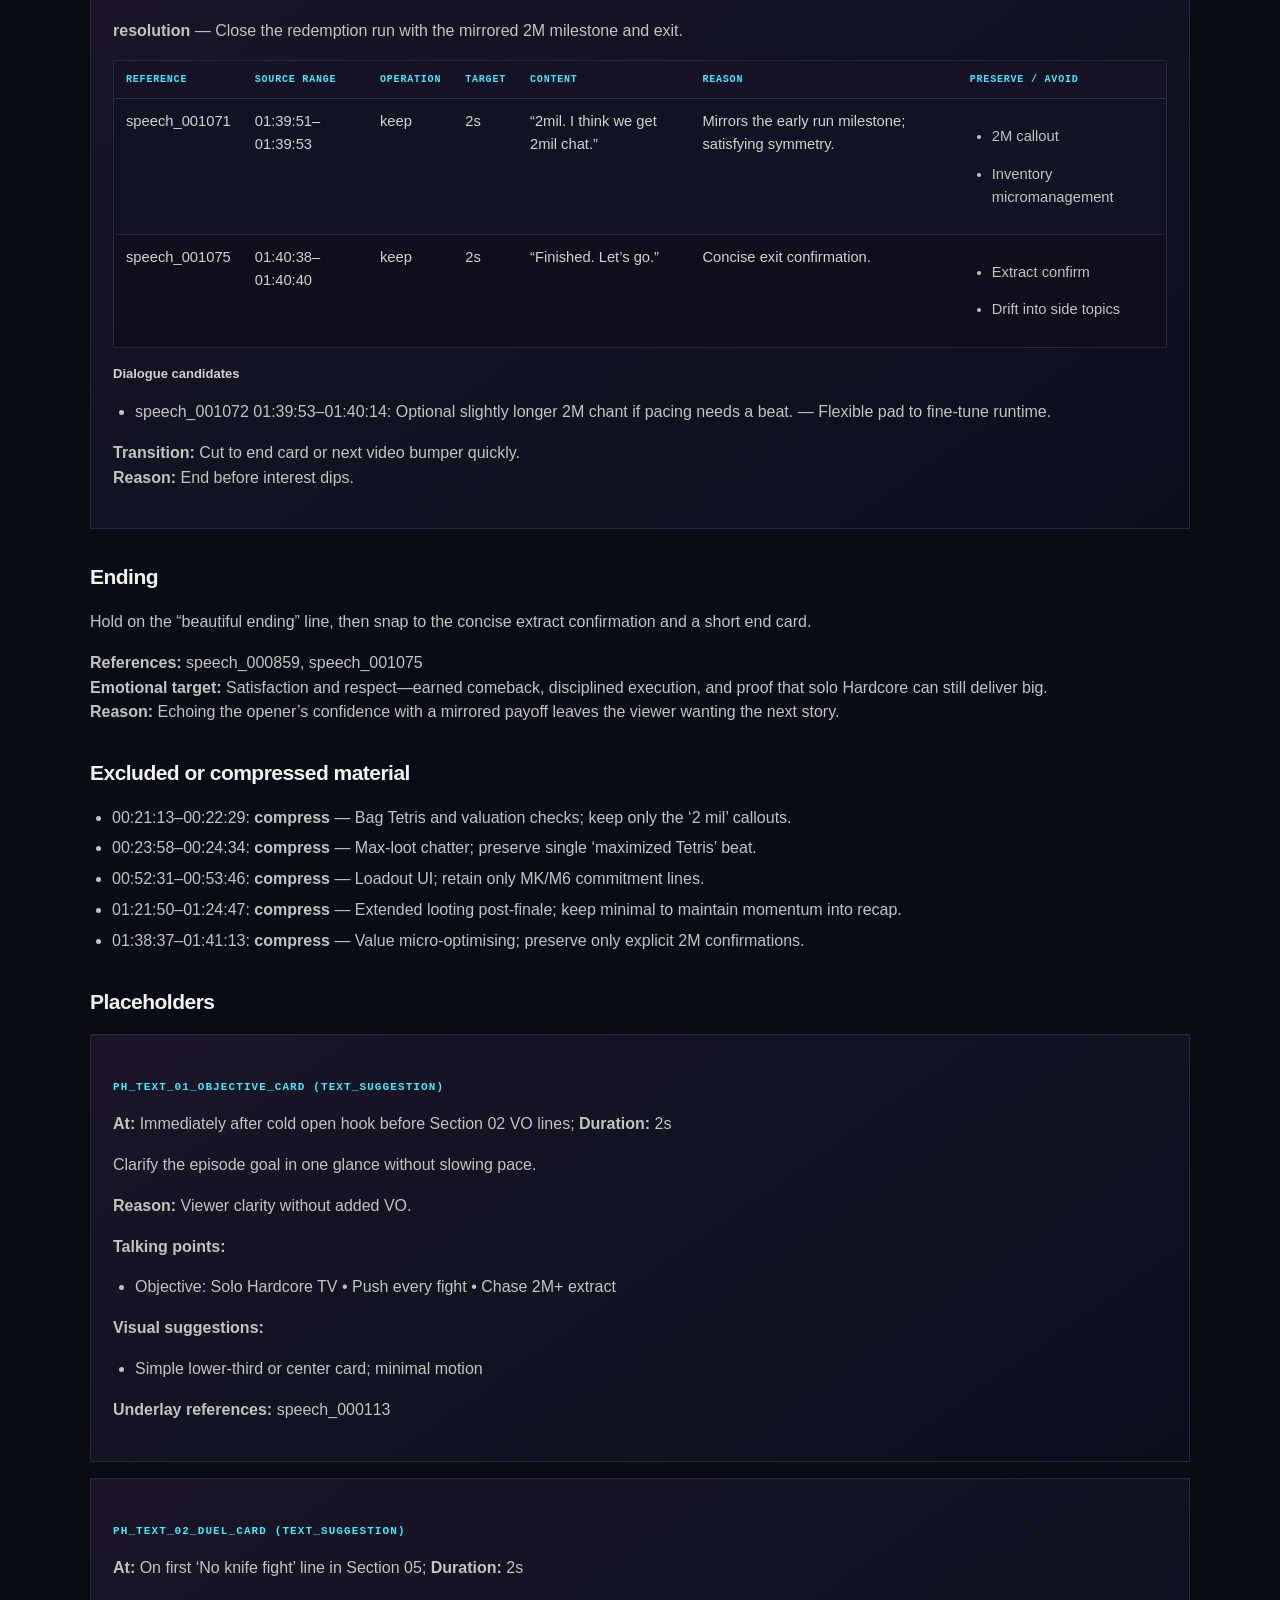
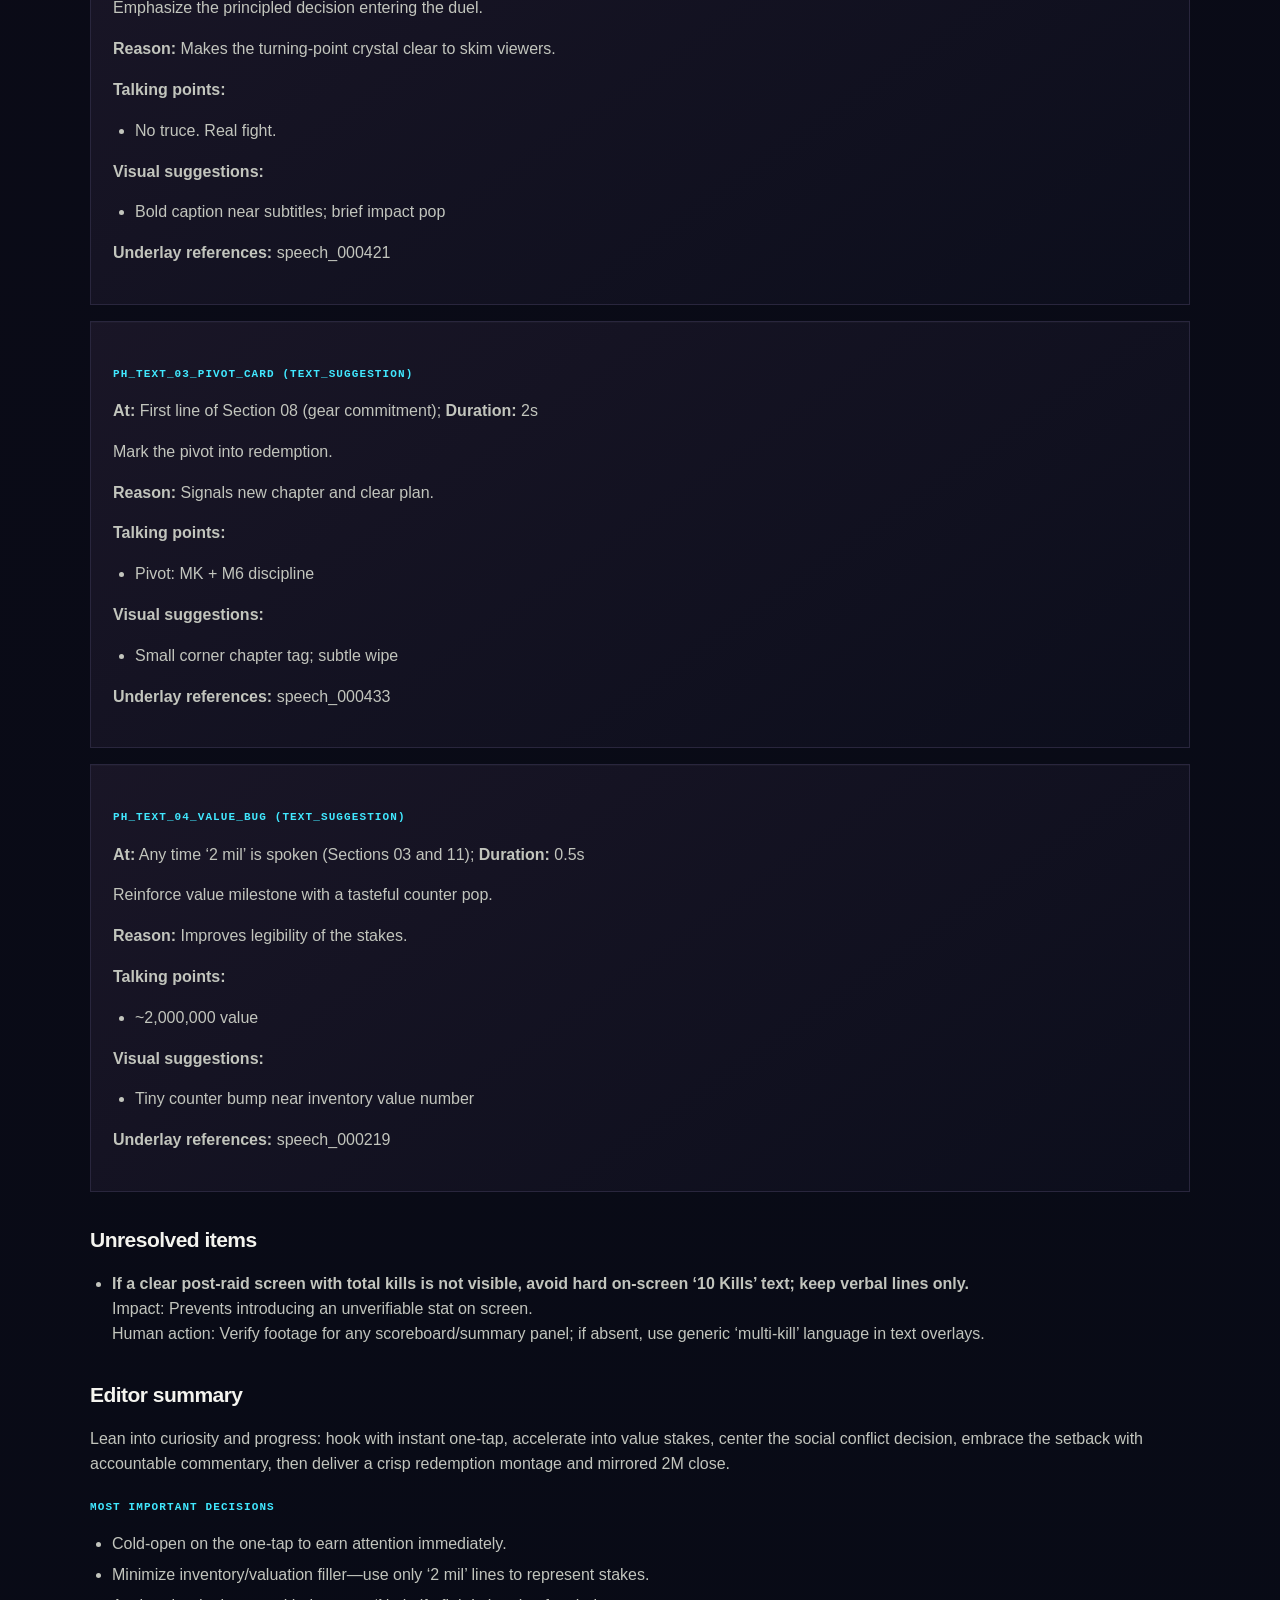
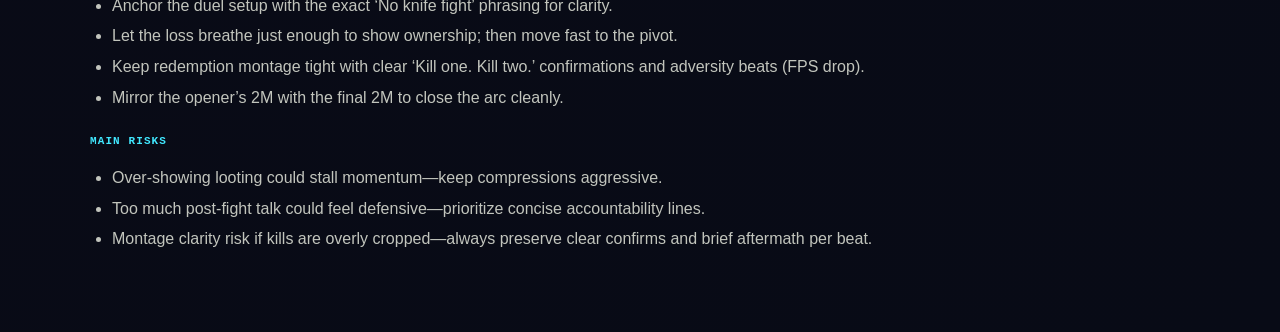
<file: assets/home/case-strudy-director_plan.html>
<!doctype html><html lang='en'><head><meta charset='utf-8'><meta name='viewport' content='width=device-width,initial-scale=1'><title>Director Plan</title><style>:root { --ink:#f4f4ef; --muted:#999a95; --surface:#151714; --surface-2:#1b1e1a; --line:#29263d; --pink:#ff2aa3; --cyan:#41e8ff; --blue:#7777ff; }
* { box-sizing:border-box; }
html { background:#0b0c0a; }
body { margin:0; min-width:320px; color:var(--ink); background:radial-gradient(circle at 82% -8%,rgba(52,188,255,.18),transparent 34rem),radial-gradient(circle at 8% 26%,rgba(255,42,163,.12),transparent 30rem),linear-gradient(145deg,#090811 0%,#0d0b18 48%,#080b16 100%); font-family:Arial,Helvetica,sans-serif; line-height:1.55; }
.report-shell { width:min(1100px,calc(100% - 40px)); margin:0 auto; padding:52px 0 64px; }
.report-header { margin-bottom:28px; padding-bottom:22px; border-bottom:1px solid var(--line); }
.report-eyebrow { margin:0 0 10px; color:var(--cyan); font-family:ui-monospace,SFMono-Regular,Consolas,monospace; font-size:11px; letter-spacing:.16em; text-transform:uppercase; }
h1 { margin:0; color:transparent; background:linear-gradient(100deg,#fff 15%,#f5d8ee 48%,#9eefff 85%); -webkit-background-clip:text; background-clip:text; font-size:clamp(34px,5vw,58px); line-height:1; letter-spacing:-.045em; }
h2 { margin:32px 0 14px; color:var(--ink); font-size:21px; letter-spacing:-.025em; }
h3 { margin:22px 0 7px; color:var(--cyan); font-family:ui-monospace,SFMono-Regular,Consolas,monospace; font-size:11px; letter-spacing:.1em; text-transform:uppercase; }
h4 { margin:16px 0 6px; color:#d1d3cc; font-size:13px; }
p { color:#c2c5bd; }
.report-card, article { margin-top:16px; padding:22px; border:1px solid var(--line); background:linear-gradient(145deg,rgba(26,22,39,.96),rgba(12,14,28,.98)); box-shadow:inset 0 1px 0 rgba(255,255,255,.025); break-inside:avoid; }
.report-card:first-of-type, article:first-of-type { margin-top:0; }
.report-meta, .badge { display:inline-block; margin:7px 8px 0 0; padding:5px 8px; color:#b9c4c5; border:1px solid #34304d; background:#100e1c; font-family:ui-monospace,SFMono-Regular,Consolas,monospace; font-size:10px; letter-spacing:.05em; }
.badge { color:var(--cyan); border-color:rgba(65,232,255,.45); }
table { width:100%; margin:16px 0; border-collapse:separate; border-spacing:0; overflow:hidden; border:1px solid var(--line); background:#100e1c; font-size:.92em; }
th { padding:11px 12px; color:var(--cyan); border-bottom:1px solid #34304d; background:#151225; font-family:ui-monospace,SFMono-Regular,Consolas,monospace; font-size:10px; letter-spacing:.08em; text-align:left; text-transform:uppercase; }
td { padding:11px 12px; color:#d1d3cc; border-bottom:1px solid rgba(52,48,77,.7); vertical-align:top; }
tr:last-child td { border-bottom:0; }
tr:nth-child(even) td { background:rgba(119,119,255,.035); }
ul { padding-left:22px; color:#c2c5bd; }
li { margin:6px 0; }
a { color:var(--cyan); }
@media print { body { background:#fff; color:#111; } .report-shell { width:auto; padding:0; } h1 { color:#111; background:none; } .report-card, article, table { color:#111; background:#fff; border-color:#888; box-shadow:none; } p, td, li { color:#222; } h2, h3, h4, th { color:#111; } }</style></head><body><main class='report-shell'><header class='report-header'><p class='report-eyebrow'>Director V1</p><h1>Director Plan</h1></header><section class='report-card'><p><span class='report-meta'>Session: chowds-ab-toxic-proxy</span><span class='report-meta'>Director run: director__chowds-ab-toxic-proxy__v1-001</span><span class='report-meta'>Source Blueprint: chowds-ab-toxic-proxy__final_story</span><span class='report-meta'>Schema: director-plan-v1</span></p></section>
<h2>Video Intent</h2><p>Solo stress‑test of Hardcore TV Station as a true solo with prox chat on. Opens with a surprise one‑tap that snowballs into a ~2M extract. Later refuses a knife‑fight truce, commits to a real multi‑opponent duel and loses after a grenade‑heavy battle, owning the mistake (“stopped shooting”). Regroups on a clear MK + M6 plan, strings fights into a 10‑kill redemption and extracts heavy again near ~2M.</p><p><b>Viewer question:</b> Can a disciplined solo thrive on Hardcore TV Station—pushing every fight—and still extract big after a brutal setback?</p><p><b>Viewer promise:</b> You’ll see a clean skill opener, a principled no‑truce decision that backfires, then a thoughtful pivot into a high‑kill, high‑value redemption that ends on a “beautiful” final kill and heavy extract.</p><p><b>Recommended duration:</b> 900s<br><b>Structure:</b> Cold‑open highlight → short context of solo objective → first snowball and risky extract → ‘no knife fight’ duel setup → grenade‑heavy setback + self‑critique → concise regear plan → momentum montage → final hunt + “beautiful ending” → rapid value recap/out.</p>
<h2>Opening — cold_open</h2><p>Open on the instant confirmation and excitement of the one‑tap (“Oh my gosh. I one tapped him.”) and hold his elation for a quick 2–3 seconds before cutting to the story title card/objective text.</p><p><b>References:</b> speech_000113, speech_000117<br><b>Reason:</b> Immediate proof of skill builds curiosity and credibility, earning attention in the first seconds and setting up why the audience should care about a later setback.<br><b>Risk:</b> Over‑explaining early can slow momentum; keep any context as brief on‑screen text instead of extended talk.</p>
<h2>Final presentation order</h2><article><h3>sec_01_one_tap_hook: Hook: surprise one‑tap</h3><p><b>hook</b> — Establish skill and aggression instantly.</p><table><tr><th>Reference</th><th>Source range</th><th>Operation</th><th>Target</th><th>Content</th><th>Reason</th><th>Preserve / avoid</th></tr><tr><td>speech_000109</td><td>00:13:06–00:13:36</td><td>trim</td><td>4s</td><td>Pre‑kill search callouts leading into the moment.</td><td>2–3s of anticipation before the pop makes the one‑tap land harder.</td><td><ul><li>Short anticipation beat</li></ul><ul><li>Any repeated corridor checks</li></ul></td></tr><tr><td>speech_000113</td><td>00:13:36–00:13:44</td><td>keep</td><td>6s</td><td>“Oh my gosh. I one tapped him.” celebration.</td><td>Genuine reaction is the payoff; don’t bury it under music.</td><td><ul><li>Raw VO excitement</li></ul><ul><li>Any immediate tangents about map opinions here</li></ul></td></tr><tr><td>speech_000117</td><td>00:13:52–00:13:57</td><td>trim</td><td>3s</td><td>Continued hype; button for the hook.</td><td>A tight reaction button cleanly closes the cold open.</td><td><ul><li>Final exclamation</li></ul><ul><li>Extended rambling post‑kill</li></ul></td></tr></table><h4>Dialogue candidates</h4><ul><li>speech_000113 00:13:36–00:13:44: Confirm the one‑tap and show excitement. — Emotion &gt; mechanics for the hook.</li></ul><p><b>Transition:</b> Smash‑cut to a 1‑line objective card, then into fast‑paced loot/value build.<br><b>Reason:</b> Curiosity carries if the viewer quickly knows what the run is trying to achieve.</p></article><article><h3>sec_02_objective_context: Objective: solo Hardcore TV, push fights, chase value</h3><p><b>setup</b> — Clarify the challenge and playstyle in one breath without slowing pace.</p><table><tr><th>Reference</th><th>Source range</th><th>Operation</th><th>Target</th><th>Content</th><th>Reason</th><th>Preserve / avoid</th></tr><tr><td>speech_000119</td><td>00:14:05–00:14:09</td><td>compress</td><td>3s</td><td>“TV is my home bro.”</td><td>A succinct identity line anchors the map choice.</td><td><ul><li>Confident tone</li></ul><ul><li>Any long map rants</li></ul></td></tr><tr><td>speech_000123</td><td>00:14:13–00:14:15</td><td>trim</td><td>3s</td><td>“If I try my hardest I can extract 9 out of 10 times.”</td><td>States competence without dragging.</td><td><ul><li>9/10 extract boast</li></ul><ul><li>Follow‑on small talk</li></ul></td></tr></table><h4>Dialogue candidates</h4><ul><li>speech_000123 00:14:13–00:14:15: Quick competence framing. — Sets expectations for the later setback.</li></ul><p><b>Transition:</b> Hard cut to value stacking and first “2 mil” callouts.<br><b>Reason:</b> Progress immediately after context maintains momentum.</p></article><article><h3>sec_03_snowball_to_two_mil: Snowball: stacking loot toward 2M</h3><p><b>rising_action</b> — Show rapid progress and rising stakes as the bag fills.</p><table><tr><th>Reference</th><th>Source range</th><th>Operation</th><th>Target</th><th>Content</th><th>Reason</th><th>Preserve / avoid</th></tr><tr><td>speech_000219</td><td>00:22:25–00:22:27</td><td>keep</td><td>2s</td><td>“2 mil. 2 mil guys. I’m on 2 mil.”</td><td>Clear stake marker; keep verbatim.</td><td><ul><li>Exact ‘2 mil’ line</li></ul><ul><li>UI dead time before the line</li></ul></td></tr><tr><td>speech_000220</td><td>00:22:27–00:22:29</td><td>keep</td><td>2s</td><td>“I’m on 2 mil chat.”</td><td>Reinforces the milestone succinctly.</td><td><ul><li>Confirmation line</li></ul><ul><li>Inventory dithering before/after</li></ul></td></tr><tr><td>speech_000227</td><td>00:24:27–00:24:31</td><td>trim</td><td>3s</td><td>“I have maximized tetris right now.”</td><td>Signals maxed capacity → extraction pressure.</td><td><ul><li>Maxed inventory beat</li></ul><ul><li>Duplicate bag shuffling</li></ul></td></tr></table><h4>Dialogue candidates</h4><ul><li>speech_000219 00:22:25–00:22:27: Milestone callout. — Viewer immediately understands value stakes.</li></ul><p><b>Transition:</b> Cut to extract pathing with tension lines.<br><b>Reason:</b> Once bags are full, urgency is the hook—not more looting.</p></article><article><h3>sec_04_risky_extract_and_recap: Risky extract → 2M secured (4 kills)</h3><p><b>pivot</b> — Convert loot stakes into exit tension, then punctuate with a concise recap.</p><table><tr><th>Reference</th><th>Source range</th><th>Operation</th><th>Target</th><th>Content</th><th>Reason</th><th>Preserve / avoid</th></tr><tr><td>speech_000245</td><td>00:26:05–00:26:07</td><td>keep</td><td>3s</td><td>“It makes extracting more tense.”</td><td>Self‑aware tension line sells the scene.</td><td><ul><li>Tension framing</li></ul><ul><li>Setup chatter about routes</li></ul></td></tr><tr><td>speech_000247</td><td>00:26:11–00:26:15</td><td>trim</td><td>4s</td><td>“Good. 2 million is good.”</td><td>Punchy success beat; keep tight.</td><td><ul><li>2M success</li></ul><ul><li>Redundant thanks</li></ul></td></tr><tr><td>speech_000253</td><td>00:26:30–00:26:44</td><td>compress</td><td>5s</td><td>“…Oh I got 4 kills.”</td><td>Quick scoreboard‑style recap without dragging.</td><td><ul><li>4‑kill acknowledgement</li></ul><ul><li>Lobby invite admin lines</li></ul></td></tr></table><h4>Dialogue candidates</h4><ul><li>speech_000253 00:26:30–00:26:44: End cap on the first arc. — Closes the first mini‑story cleanly.</li></ul><p><b>Transition:</b> Hard contrast to prox chat negotiation: “We fight. No knife fight.”<br><b>Reason:</b> Social conflict elevates tension more than more looting.</p></article><article><h3>sec_05_no_truce_setup: No truce: commit to a real fight</h3><p><b>setup</b> — Make the decision clear and principled before the duel.</p><table><tr><th>Reference</th><th>Source range</th><th>Operation</th><th>Target</th><th>Content</th><th>Reason</th><th>Preserve / avoid</th></tr><tr><td>speech_000416</td><td>00:38:40–00:38:44</td><td>keep</td><td>4s</td><td>“We do a proper fight bro. Let me fight you bro.”</td><td>States intent cleanly.</td><td><ul><li>Principled stance</li></ul><ul><li>Any confusing back‑and‑forth</li></ul></td></tr><tr><td>speech_000418</td><td>00:38:44–00:38:54</td><td>trim</td><td>4s</td><td>“No, no, no, we fight.”</td><td>Reinforces decision without repetition.</td><td><ul><li>Refusal beat</li></ul><ul><li>Stuttering repeats</li></ul></td></tr><tr><td>speech_000421</td><td>00:38:58–00:39:04</td><td>keep</td><td>3s</td><td>“No knife fight.”</td><td>Headline line; likely lower‑third caption moment.</td><td><ul><li>Exact phrasing</li></ul><ul><li>Any non‑English filler overlapping it</li></ul></td></tr></table><h4>Dialogue candidates</h4><ul><li>speech_000421 00:38:58–00:39:04: Title the duel decision on screen. — Aids clarity for skim viewers.</li></ul><p><b>Transition:</b> Straight into the tactical duel under grenade pressure.<br><b>Reason:</b> Don’t dilute the stakes with explanations.</p></article><article><h3>sec_06_grenade_heavy_duel: The duel: baits, nades, pressure</h3><p><b>rising_action</b> — Sustain tension with tactical calls and prox‑chat texture.</p><table><tr><th>Reference</th><th>Source range</th><th>Operation</th><th>Target</th><th>Content</th><th>Reason</th><th>Preserve / avoid</th></tr><tr><td>speech_000427</td><td>00:41:08–00:42:32</td><td>compress</td><td>20s</td><td>Aggressive “Get baited.” plays amid trading.</td><td>Keep fight cadence brisk while preserving pressure beats.</td><td><ul><li>Bait call</li><li>Audio of footsteps/nades</li></ul><ul><li>Any long angle holds without shots</li></ul></td></tr><tr><td>speech_000430</td><td>00:43:10–00:43:29</td><td>trim</td><td>8s</td><td>“He’s nading.” escalation.</td><td>Signal the fight tightening before the outcome.</td><td><ul><li>Nade escalation</li></ul><ul><li>Repeat warnings</li></ul></td></tr></table><h4>Dialogue candidates</h4><ul><li>speech_000428 00:42:32–00:42:35: Respect to opponents; acknowledges skill. — Makes the loss more credible later.</li></ul><p><b>Transition:</b> Cut on a sharp audio beat into the post‑fight self‑critique.<br><b>Reason:</b> Emotional whiplash keeps viewers engaged through the loss.</p></article><article><h3>sec_07_setback_and_accountability: Setback: “I stopped shooting” + no killcam</h3><p><b>setback</b> — Own the mistake and avoid excuse‑making; keep it human.</p><table><tr><th>Reference</th><th>Source range</th><th>Operation</th><th>Target</th><th>Content</th><th>Reason</th><th>Preserve / avoid</th></tr><tr><td>speech_000431</td><td>00:43:29–00:44:40</td><td>trim</td><td>10s</td><td>“I stopped shooting because…”</td><td>Clear self‑critique is the pivot fuel.</td><td><ul><li>Ownership of error</li></ul><ul><li>Over‑celebration of the fight</li></ul></td></tr><tr><td>speech_000698</td><td>01:04:16–01:04:18</td><td>keep</td><td>2s</td><td>“Yeah no kill cam in this mode.”</td><td>Grounds Hardcore constraints; avoid conspiracy tones.</td><td><ul><li>No‑killcam fact</li></ul><ul><li>Menu‑digging confusion</li></ul></td></tr><tr><td>speech_000701</td><td>01:04:22–01:04:24</td><td>keep</td><td>2s</td><td>“He was just a good player.”</td><td>Respectful tone keeps audience on creator’s side.</td><td><ul><li>Respect for opponents</li></ul><ul><li>Blame‑shifting</li></ul></td></tr></table><h4>Dialogue candidates</h4><ul><li>speech_000431 00:43:29–00:43:41: Name the mistake plainly. — Sets up the plan to fix it.</li></ul><p><b>Transition:</b> Quick beat into the regear commitment (MK + M6).<br><b>Reason:</b> Momentum must not stall here.</p></article><article><h3>sec_08_regear_plan: Pivot: commit to MK + M6</h3><p><b>pivot</b> — Show a concrete, disciplined plan before the redemption push.</p><table><tr><th>Reference</th><th>Source range</th><th>Operation</th><th>Target</th><th>Content</th><th>Reason</th><th>Preserve / avoid</th></tr><tr><td>speech_000433</td><td>00:44:48–00:44:55</td><td>keep</td><td>5s</td><td>“I’m just gonna run M6 ones Charles.”</td><td>Concise gear plan line; great chapter card moment.</td><td><ul><li>Exact kit plan</li></ul><ul><li>Loadout dithering</li></ul></td></tr><tr><td>speech_000548</td><td>00:52:39–00:52:45</td><td>compress</td><td>5s</td><td>“I’m still gonna go MK… so so good.”</td><td>Confident tone sells the pivot.</td><td><ul><li>MK commitment</li></ul><ul><li>Extended shop UI time</li></ul></td></tr></table><h4>Dialogue candidates</h4><ul><li>speech_000551 00:52:47–00:52:50: Button the gear segment. — Short, positive sting before action.</li></ul><p><b>Transition:</b> Montage of smarter fights—quick confirms, tactical pace, and recovery after FPS hiccups.<br><b>Reason:</b> Demonstrate learning and momentum.</p></article><article><h3>sec_09_redemption_montage: Redemption: smarter multi‑kills</h3><p><b>rising_action</b> — Prove the pivot works via quick, legible fight beats.</p><table><tr><th>Reference</th><th>Source range</th><th>Operation</th><th>Target</th><th>Content</th><th>Reason</th><th>Preserve / avoid</th></tr><tr><td>speech_000799</td><td>01:09:58–01:10:06</td><td>keep</td><td>4s</td><td>“Kill one. Kill two.”</td><td>Simple, legible confirmations for montage rhythm.</td><td><ul><li>Kill confirms</li></ul><ul><li>Long looting between</li></ul></td></tr><tr><td>speech_000807</td><td>01:11:19–01:11:33</td><td>trim</td><td>4s</td><td>“Wasted my M6 ones on him.”</td><td>Adds texture/honesty in the push.</td><td><ul><li>Ammo management beat</li></ul><ul><li>Overlong chase</li></ul></td></tr><tr><td>speech_000810</td><td>01:12:40–01:12:46</td><td>trim</td><td>5s</td><td>“I had a FPS drop… survived.”</td><td>Adversity overcome without bogging down.</td><td><ul><li>Survival despite FPS drop</li></ul><ul><li>Technical rant</li></ul></td></tr></table><h4>Dialogue candidates</h4><ul><li>speech_000816 01:13:01–01:13:03: Wish for stable FPS, move on. — Human note without derailing.</li></ul><p><b>Transition:</b> Escalate into the final hunt callout.<br><b>Reason:</b> Keep the arc rising toward the payoff.</p></article><article><h3>sec_10_final_hunt_and_beautiful_end: Final hunt → “Beautiful ending”</h3><p><b>climax</b> — Deliver the last threat cleanly and let the celebration breathe.</p><table><tr><th>Reference</th><th>Source range</th><th>Operation</th><th>Target</th><th>Content</th><th>Reason</th><th>Preserve / avoid</th></tr><tr><td>speech_000856</td><td>01:20:38–01:21:35</td><td>compress</td><td>12s</td><td>“This is the last player…” hunt and finish.</td><td>Make the final duel legible with minimal cuts.</td><td><ul><li>Last‑player callout</li></ul><ul><li>Any backtracking filler</li></ul></td></tr><tr><td>speech_000859</td><td>01:21:39–01:21:41</td><td>keep</td><td>3s</td><td>“…beautiful ending bro.”</td><td>Exact payoff phrase; end on it or just after reaction.</td><td><ul><li>‘Beautiful ending’ line</li></ul><ul><li>Immediate topic shifts post‑kill</li></ul></td></tr></table><h4>Dialogue candidates</h4><ul><li>speech_000857 01:21:35–01:21:37: Short celebratory button. — Clean cadence into outro.</li></ul><p><b>Transition:</b> Quick value recap and extract confirmation to close the loop with the opener.<br><b>Reason:</b> Echo the first 2M to complete the arc.</p></article><article><h3>sec_11_value_recap_and_outro: Value recap → extract on 2M again</h3><p><b>resolution</b> — Close the redemption run with the mirrored 2M milestone and exit.</p><table><tr><th>Reference</th><th>Source range</th><th>Operation</th><th>Target</th><th>Content</th><th>Reason</th><th>Preserve / avoid</th></tr><tr><td>speech_001071</td><td>01:39:51–01:39:53</td><td>keep</td><td>2s</td><td>“2mil. I think we get 2mil chat.”</td><td>Mirrors the early run milestone; satisfying symmetry.</td><td><ul><li>2M callout</li></ul><ul><li>Inventory micromanagement</li></ul></td></tr><tr><td>speech_001075</td><td>01:40:38–01:40:40</td><td>keep</td><td>2s</td><td>“Finished. Let’s go.”</td><td>Concise exit confirmation.</td><td><ul><li>Extract confirm</li></ul><ul><li>Drift into side topics</li></ul></td></tr></table><h4>Dialogue candidates</h4><ul><li>speech_001072 01:39:53–01:40:14: Optional slightly longer 2M chant if pacing needs a beat. — Flexible pad to fine‑tune runtime.</li></ul><p><b>Transition:</b> Cut to end card or next video bumper quickly.<br><b>Reason:</b> End before interest dips.</p></article>
<h2>Ending</h2><p>Hold on the “beautiful ending” line, then snap to the concise extract confirmation and a short end card.</p><p><b>References:</b> speech_000859, speech_001075<br><b>Emotional target:</b> Satisfaction and respect—earned comeback, disciplined execution, and proof that solo Hardcore can still deliver big.<br><b>Reason:</b> Echoing the opener’s confidence with a mirrored payoff leaves the viewer wanting the next story.</p>
<h2>Excluded or compressed material</h2><ul><li>00:21:13–00:22:29: <b>compress</b> — Bag Tetris and valuation checks; keep only the ‘2 mil’ callouts.</li><li>00:23:58–00:24:34: <b>compress</b> — Max‑loot chatter; preserve single ‘maximized Tetris’ beat.</li><li>00:52:31–00:53:46: <b>compress</b> — Loadout UI; retain only MK/M6 commitment lines.</li><li>01:21:50–01:24:47: <b>compress</b> — Extended looting post‑finale; keep minimal to maintain momentum into recap.</li><li>01:38:37–01:41:13: <b>compress</b> — Value micro‑optimising; preserve only explicit 2M confirmations.</li></ul><h2>Placeholders</h2><article><h3>ph_text_01_objective_card (text_suggestion)</h3><p><b>At:</b> Immediately after cold open hook before Section 02 VO lines; <b>Duration:</b> 2s</p><p>Clarify the episode goal in one glance without slowing pace.</p><p><b>Reason:</b> Viewer clarity without added VO.</p><p><b>Talking points:</b></p><ul><li>Objective: Solo Hardcore TV • Push every fight • Chase 2M+ extract</li></ul><p><b>Visual suggestions:</b></p><ul><li>Simple lower‑third or center card; minimal motion</li></ul><p><b>Underlay references:</b> speech_000113</p></article><article><h3>ph_text_02_duel_card (text_suggestion)</h3><p><b>At:</b> On first ‘No knife fight’ line in Section 05; <b>Duration:</b> 2s</p><p>Emphasize the principled decision entering the duel.</p><p><b>Reason:</b> Makes the turning‑point crystal clear to skim viewers.</p><p><b>Talking points:</b></p><ul><li>No truce. Real fight.</li></ul><p><b>Visual suggestions:</b></p><ul><li>Bold caption near subtitles; brief impact pop</li></ul><p><b>Underlay references:</b> speech_000421</p></article><article><h3>ph_text_03_pivot_card (text_suggestion)</h3><p><b>At:</b> First line of Section 08 (gear commitment); <b>Duration:</b> 2s</p><p>Mark the pivot into redemption.</p><p><b>Reason:</b> Signals new chapter and clear plan.</p><p><b>Talking points:</b></p><ul><li>Pivot: MK + M6 discipline</li></ul><p><b>Visual suggestions:</b></p><ul><li>Small corner chapter tag; subtle wipe</li></ul><p><b>Underlay references:</b> speech_000433</p></article><article><h3>ph_text_04_value_bug (text_suggestion)</h3><p><b>At:</b> Any time ‘2 mil’ is spoken (Sections 03 and 11); <b>Duration:</b> 0.5s</p><p>Reinforce value milestone with a tasteful counter pop.</p><p><b>Reason:</b> Improves legibility of the stakes.</p><p><b>Talking points:</b></p><ul><li>~2,000,000 value</li></ul><p><b>Visual suggestions:</b></p><ul><li>Tiny counter bump near inventory value number</li></ul><p><b>Underlay references:</b> speech_000219</p></article><h2>Unresolved items</h2><ul><li><b>If a clear post‑raid screen with total kills is not visible, avoid hard on‑screen ‘10 Kills’ text; keep verbal lines only.</b><br>Impact: Prevents introducing an unverifiable stat on screen.<br>Human action: Verify footage for any scoreboard/summary panel; if absent, use generic ‘multi‑kill’ language in text overlays.</li></ul><h2>Editor summary</h2><p>Lean into curiosity and progress: hook with instant one‑tap, accelerate into value stakes, center the social conflict decision, embrace the setback with accountable commentary, then deliver a crisp redemption montage and mirrored 2M close.</p><h3>Most important decisions</h3><ul><li>Cold‑open on the one‑tap to earn attention immediately.</li><li>Minimize inventory/valuation filler—use only ‘2 mil’ lines to represent stakes.</li><li>Anchor the duel setup with the exact ‘No knife fight’ phrasing for clarity.</li><li>Let the loss breathe just enough to show ownership; then move fast to the pivot.</li><li>Keep redemption montage tight with clear ‘Kill one. Kill two.’ confirmations and adversity beats (FPS drop).</li><li>Mirror the opener’s 2M with the final 2M to close the arc cleanly.</li></ul><h3>Main risks</h3><ul><li>Over‑showing looting could stall momentum—keep compressions aggressive.</li><li>Too much post‑fight talk could feel defensive—prioritize concise accountability lines.</li><li>Montage clarity risk if kills are overly cropped—always preserve clear confirms and brief aftermath per beat.</li></ul></main></body></html>
</file>
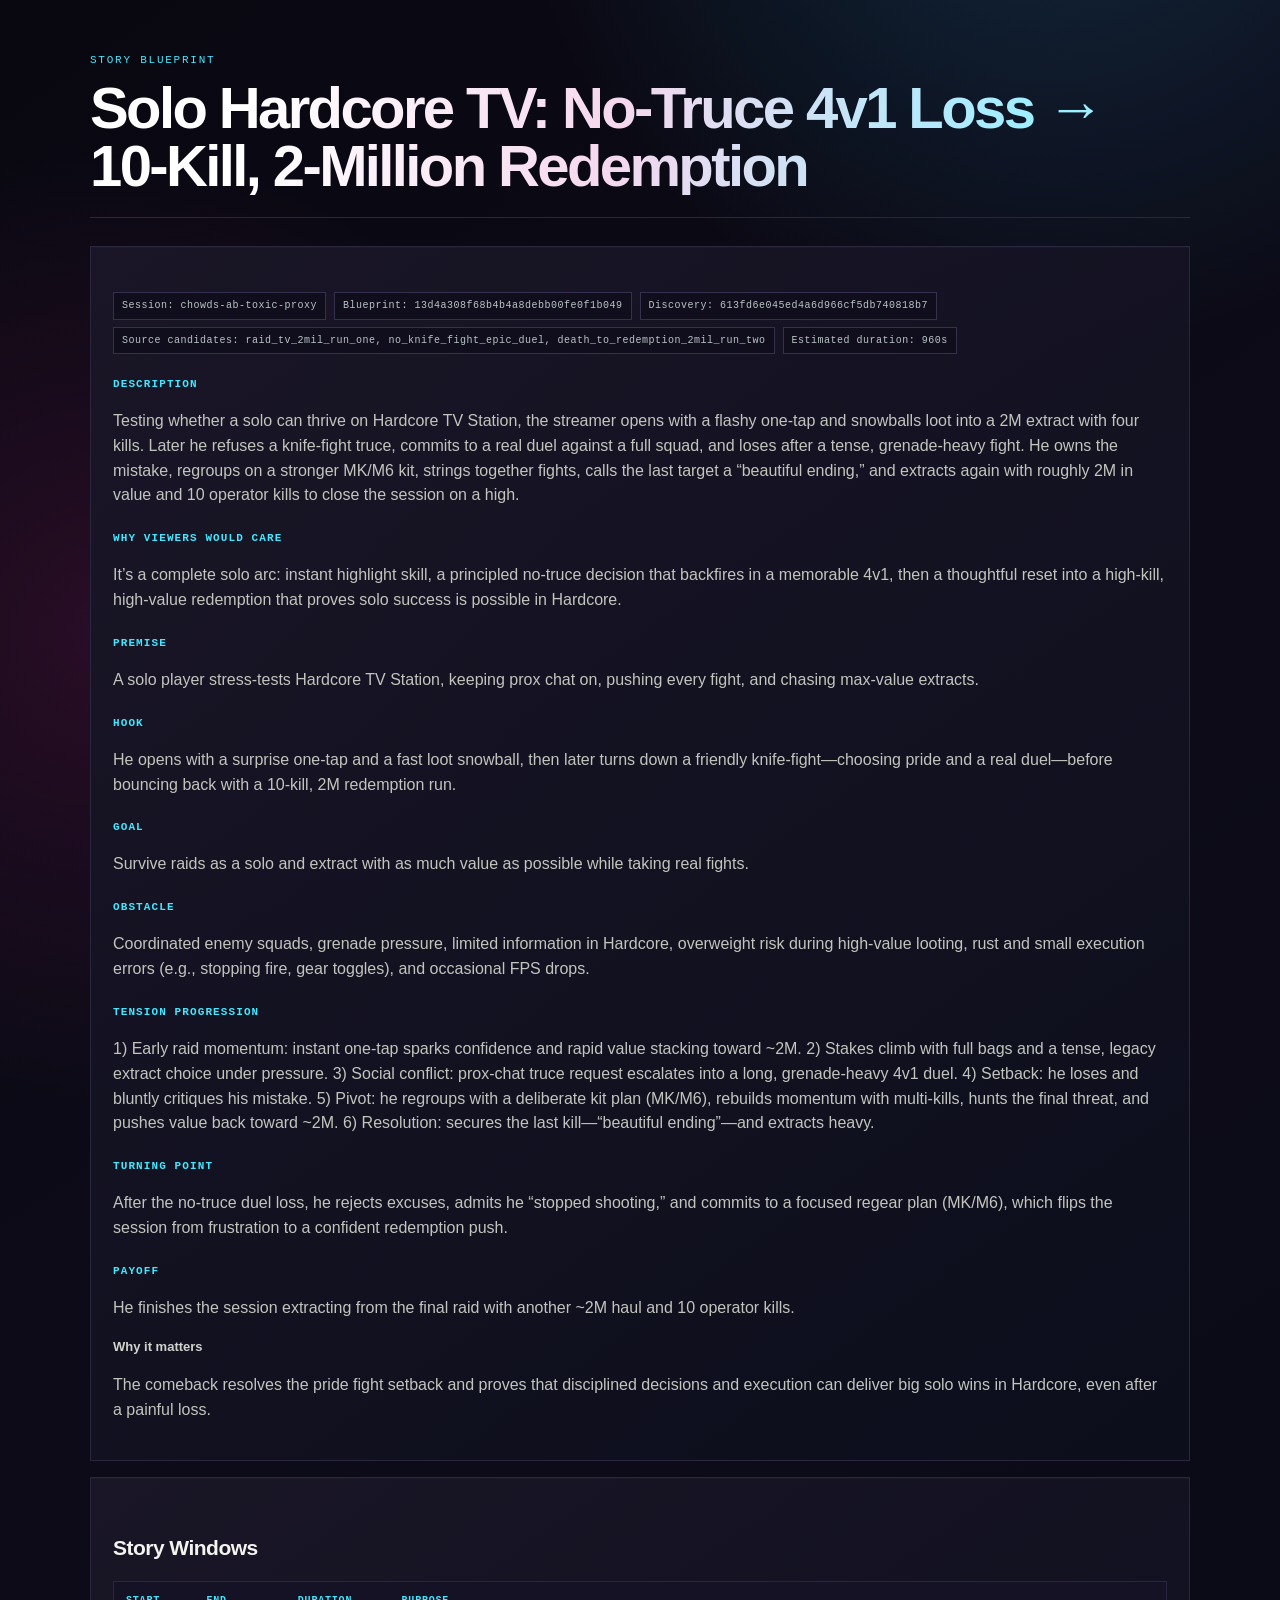
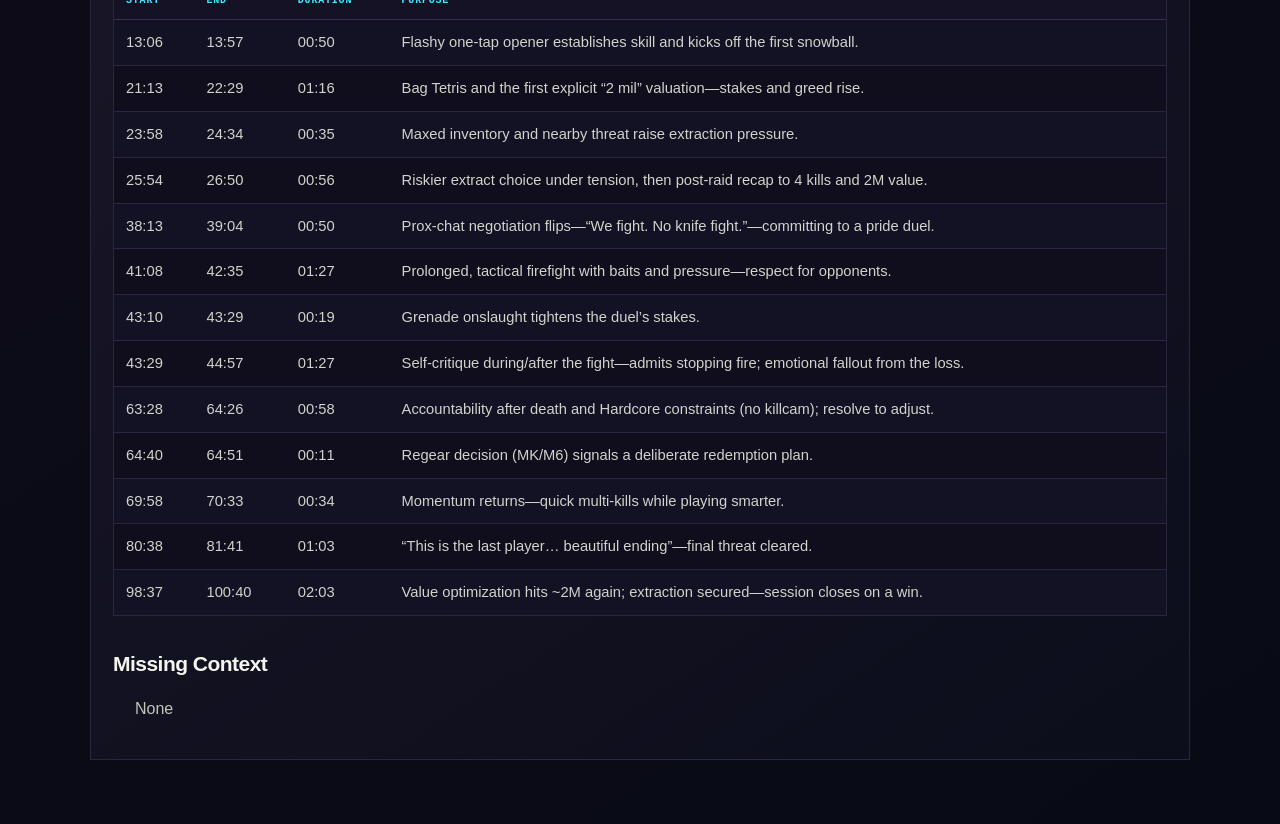
<file: assets/home/case-study-story_blueprint.html>
<!doctype html><html lang='en'><head><meta charset='utf-8'><meta name='viewport' content='width=device-width,initial-scale=1'><title>Solo Hardcore TV: No‑Truce 4v1 Loss → 10‑Kill, 2‑Million Redemption</title><style>:root { --ink:#f4f4ef; --muted:#999a95; --surface:#151714; --surface-2:#1b1e1a; --line:#29263d; --pink:#ff2aa3; --cyan:#41e8ff; --blue:#7777ff; }
* { box-sizing:border-box; }
html { background:#0b0c0a; }
body { margin:0; min-width:320px; color:var(--ink); background:radial-gradient(circle at 82% -8%,rgba(52,188,255,.18),transparent 34rem),radial-gradient(circle at 8% 26%,rgba(255,42,163,.12),transparent 30rem),linear-gradient(145deg,#090811 0%,#0d0b18 48%,#080b16 100%); font-family:Arial,Helvetica,sans-serif; line-height:1.55; }
.report-shell { width:min(1100px,calc(100% - 40px)); margin:0 auto; padding:52px 0 64px; }
.report-header { margin-bottom:28px; padding-bottom:22px; border-bottom:1px solid var(--line); }
.report-eyebrow { margin:0 0 10px; color:var(--cyan); font-family:ui-monospace,SFMono-Regular,Consolas,monospace; font-size:11px; letter-spacing:.16em; text-transform:uppercase; }
h1 { margin:0; color:transparent; background:linear-gradient(100deg,#fff 15%,#f5d8ee 48%,#9eefff 85%); -webkit-background-clip:text; background-clip:text; font-size:clamp(34px,5vw,58px); line-height:1; letter-spacing:-.045em; }
h2 { margin:32px 0 14px; color:var(--ink); font-size:21px; letter-spacing:-.025em; }
h3 { margin:22px 0 7px; color:var(--cyan); font-family:ui-monospace,SFMono-Regular,Consolas,monospace; font-size:11px; letter-spacing:.1em; text-transform:uppercase; }
h4 { margin:16px 0 6px; color:#d1d3cc; font-size:13px; }
p { color:#c2c5bd; }
.report-card, article { margin-top:16px; padding:22px; border:1px solid var(--line); background:linear-gradient(145deg,rgba(26,22,39,.96),rgba(12,14,28,.98)); box-shadow:inset 0 1px 0 rgba(255,255,255,.025); break-inside:avoid; }
.report-card:first-of-type, article:first-of-type { margin-top:0; }
.report-meta, .badge { display:inline-block; margin:7px 8px 0 0; padding:5px 8px; color:#b9c4c5; border:1px solid #34304d; background:#100e1c; font-family:ui-monospace,SFMono-Regular,Consolas,monospace; font-size:10px; letter-spacing:.05em; }
.badge { color:var(--cyan); border-color:rgba(65,232,255,.45); }
table { width:100%; margin:16px 0; border-collapse:separate; border-spacing:0; overflow:hidden; border:1px solid var(--line); background:#100e1c; font-size:.92em; }
th { padding:11px 12px; color:var(--cyan); border-bottom:1px solid #34304d; background:#151225; font-family:ui-monospace,SFMono-Regular,Consolas,monospace; font-size:10px; letter-spacing:.08em; text-align:left; text-transform:uppercase; }
td { padding:11px 12px; color:#d1d3cc; border-bottom:1px solid rgba(52,48,77,.7); vertical-align:top; }
tr:last-child td { border-bottom:0; }
tr:nth-child(even) td { background:rgba(119,119,255,.035); }
ul { padding-left:22px; color:#c2c5bd; }
li { margin:6px 0; }
a { color:var(--cyan); }
@media print { body { background:#fff; color:#111; } .report-shell { width:auto; padding:0; } h1 { color:#111; background:none; } .report-card, article, table { color:#111; background:#fff; border-color:#888; box-shadow:none; } p, td, li { color:#222; } h2, h3, h4, th { color:#111; } }</style></head><body><main class='report-shell'><header class='report-header'><p class='report-eyebrow'>Story Blueprint</p><h1>Solo Hardcore TV: No‑Truce 4v1 Loss → 10‑Kill, 2‑Million Redemption</h1></header><section class='report-card'><p><span class='report-meta'>Session: chowds-ab-toxic-proxy</span><span class='report-meta'>Blueprint: 13d4a308f68b4b4a8debb00fe0f1b049</span><span class='report-meta'>Discovery: 613fd6e045ed4a6d966cf5db740818b7</span><span class='report-meta'>Source candidates: raid_tv_2mil_run_one, no_knife_fight_epic_duel, death_to_redemption_2mil_run_two</span><span class='report-meta'>Estimated duration: 960s</span></p><h3>Description</h3><p>Testing whether a solo can thrive on Hardcore TV Station, the streamer opens with a flashy one‑tap and snowballs loot into a 2M extract with four kills. Later he refuses a knife‑fight truce, commits to a real duel against a full squad, and loses after a tense, grenade‑heavy fight. He owns the mistake, regroups on a stronger MK/M6 kit, strings together fights, calls the last target a “beautiful ending,” and extracts again with roughly 2M in value and 10 operator kills to close the session on a high.</p><h3>Why Viewers Would Care</h3><p>It’s a complete solo arc: instant highlight skill, a principled no‑truce decision that backfires in a memorable 4v1, then a thoughtful reset into a high‑kill, high‑value redemption that proves solo success is possible in Hardcore.</p><h3>Premise</h3><p>A solo player stress‑tests Hardcore TV Station, keeping prox chat on, pushing every fight, and chasing max‑value extracts.</p><h3>Hook</h3><p>He opens with a surprise one‑tap and a fast loot snowball, then later turns down a friendly knife‑fight—choosing pride and a real duel—before bouncing back with a 10‑kill, 2M redemption run.</p><h3>Goal</h3><p>Survive raids as a solo and extract with as much value as possible while taking real fights.</p><h3>Obstacle</h3><p>Coordinated enemy squads, grenade pressure, limited information in Hardcore, overweight risk during high‑value looting, rust and small execution errors (e.g., stopping fire, gear toggles), and occasional FPS drops.</p><h3>Tension Progression</h3><p>1) Early raid momentum: instant one‑tap sparks confidence and rapid value stacking toward ~2M. 2) Stakes climb with full bags and a tense, legacy extract choice under pressure. 3) Social conflict: prox‑chat truce request escalates into a long, grenade‑heavy 4v1 duel. 4) Setback: he loses and bluntly critiques his mistake. 5) Pivot: he regroups with a deliberate kit plan (MK/M6), rebuilds momentum with multi‑kills, hunts the final threat, and pushes value back toward ~2M. 6) Resolution: secures the last kill—“beautiful ending”—and extracts heavy.</p><h3>Turning Point</h3><p>After the no‑truce duel loss, he rejects excuses, admits he “stopped shooting,” and commits to a focused regear plan (MK/M6), which flips the session from frustration to a confident redemption push.</p><h3>Payoff</h3><p>He finishes the session extracting from the final raid with another ~2M haul and 10 operator kills.</p><h4>Why it matters</h4><p>The comeback resolves the pride fight setback and proves that disciplined decisions and execution can deliver big solo wins in Hardcore, even after a painful loss.</p></section><section class='report-card'><h2>Story Windows</h2><table><tr><th>Start</th><th>End</th><th>Duration</th><th>Purpose</th></tr><tr><td>13:06</td><td>13:57</td><td>00:50</td><td>Flashy one‑tap opener establishes skill and kicks off the first snowball.</td></tr><tr><td>21:13</td><td>22:29</td><td>01:16</td><td>Bag Tetris and the first explicit “2 mil” valuation—stakes and greed rise.</td></tr><tr><td>23:58</td><td>24:34</td><td>00:35</td><td>Maxed inventory and nearby threat raise extraction pressure.</td></tr><tr><td>25:54</td><td>26:50</td><td>00:56</td><td>Riskier extract choice under tension, then post‑raid recap to 4 kills and 2M value.</td></tr><tr><td>38:13</td><td>39:04</td><td>00:50</td><td>Prox‑chat negotiation flips—“We fight. No knife fight.”—committing to a pride duel.</td></tr><tr><td>41:08</td><td>42:35</td><td>01:27</td><td>Prolonged, tactical firefight with baits and pressure—respect for opponents.</td></tr><tr><td>43:10</td><td>43:29</td><td>00:19</td><td>Grenade onslaught tightens the duel’s stakes.</td></tr><tr><td>43:29</td><td>44:57</td><td>01:27</td><td>Self‑critique during/after the fight—admits stopping fire; emotional fallout from the loss.</td></tr><tr><td>63:28</td><td>64:26</td><td>00:58</td><td>Accountability after death and Hardcore constraints (no killcam); resolve to adjust.</td></tr><tr><td>64:40</td><td>64:51</td><td>00:11</td><td>Regear decision (MK/M6) signals a deliberate redemption plan.</td></tr><tr><td>69:58</td><td>70:33</td><td>00:34</td><td>Momentum returns—quick multi‑kills while playing smarter.</td></tr><tr><td>80:38</td><td>81:41</td><td>01:03</td><td>“This is the last player… beautiful ending”—final threat cleared.</td></tr><tr><td>98:37</td><td>100:40</td><td>02:03</td><td>Value optimization hits ~2M again; extraction secured—session closes on a win.</td></tr></table><h2>Missing Context</h2><ul>None</ul></section></main></body></html>
</file>
<file: styles.css>
@import url('https://fonts.googleapis.com/css2?family=Inter:wght@400;500;600;700&family=Space+Grotesk:wght@400;500;600;700&display=swap');

:root {
  --ink: #f4f4ef;
  --muted: #999a95;
  --soft: #c2c5bd;
  --line: #29263d;
  --pink: #ff2aa3;
  --cyan: #41e8ff;
  --blue: #7777ff;
  --deep: #0b0c0a;
  --font-heading: 'Space Grotesk', sans-serif;
  --font-body: 'Inter', sans-serif
}

* {
  box-sizing: border-box
}

html {
  background: var(--deep);
  scroll-behavior: smooth
}

body {
  margin: 0;
  min-width: 320px;
  color: var(--ink);
  background: radial-gradient(circle at 82% -8%, rgba(52, 188, 255, .18), transparent 34rem), radial-gradient(circle at 8% 26%, rgba(255, 42, 163, .12), transparent 30rem), linear-gradient(145deg, #090811, #0d0b18 48%, #080b16);
  font-family: Arial, Helvetica, sans-serif;
  line-height: 1.55
}

a {
  color: inherit
}

.site-shell {
  width: min(1180px, calc(100% - 40px));
  margin: 0 auto
}

.site-header {
  display: flex;
  align-items: center;
  justify-content: space-between;
  gap: 24px;
  position: sticky;
  top: 12px;
  z-index: 10;
  margin-top: 0;
  padding: 12px 20px;
  border: 1px solid rgba(79, 73, 115, .38);
  border-radius: 4px;
  background: rgba(5, 6, 14, .72);
  backdrop-filter: blur(12px)
}

.brand {
  display: flex;
  align-items: center;
  gap: 12px;
  text-decoration: none
}

.brand-mark {
  width: 38px;
  height: 38px;
  display: block;
  object-fit: contain
}

.brand-copy strong {
  display: block;
  font-size: 15px
}

.brand-copy span,
.mono {
  display: block;
  margin-top: 2px;
  color: var(--muted);
  font-family: ui-monospace, SFMono-Regular, Consolas, monospace;
  font-size: 9px;
  letter-spacing: .14em;
  text-transform: uppercase
}

nav {
  display: flex;
  flex-wrap: wrap;
  gap: 42px;
  margin-left: auto
}

nav a {
  color: #c2c5bd;
  text-decoration: none;
  font-size: 14px
}

nav a:hover,
nav a:focus-visible {
  color: var(--cyan)
}

.button {
  display: inline-flex;
  align-items: center;
  justify-content: center;
  min-height: 48px;
  padding: 0 22px;
  border: 0;
  border-radius: 4px;
  text-decoration: none;
  font-weight: 700;
  font-size: 14px;
  transition: transform .2s ease, box-shadow .2s ease
}

.button:hover,
.button:focus-visible {
  transform: translateY(-2px)
}

.button-primary {
  background: linear-gradient(100deg, var(--pink), var(--cyan));
  color: #fff;
  box-shadow: 0 10px 28px rgba(65, 232, 255, .18)
}

.button-secondary {
  border: 1px solid rgba(255, 42, 163, .7);
  background: linear-gradient(100deg, rgba(255, 42, 163, .12), rgba(65, 232, 255, .08));
  color: #fff
}

.hero {
  position: relative;
  max-width: none;
  width: 100%;
  padding: 30px max(20px, calc((100% - 1180px)/2)) 90px;
  background: linear-gradient(180deg, rgba(5, 6, 14, .50)), url("assets/home-hero-bg.png") center top/cover no-repeat
}

:root {
  --yellow: #ffd34d
}

.hero-grid {
  display: block;
  max-width: 1180px;
  margin: 0 auto;
  text-align: center
}

.badge {
  display: inline-flex;
  align-items: center;
  min-height: 28px;
  margin-bottom: 22px;
  padding: 0 10px;
  border: 1px solid rgba(65, 232, 255, .24);
  border-radius: 4px;
  background: rgba(16, 14, 28, .72);
  color: #b8dce3;
  font-family: ui-monospace, SFMono-Regular, Consolas, monospace;
  font-size: 10px;
  letter-spacing: .1em;
  text-transform: uppercase
}

.badge:before {
  width: 6px;
  height: 6px;
  margin-right: 8px;
  border-radius: 50%;
  background: var(--cyan);
  box-shadow: 0 0 10px rgba(65, 232, 255, .7);
  content: ""
}

h1,
h2,
h3,
p {
  margin-top: 0
}

h1 {
  max-width: 920px;
  margin: 0 auto;
  font-size: 72px;
  line-height: .98;
  letter-spacing: -.055em
}

h1,
.gradient-text {
  color: transparent;
  background: linear-gradient(100deg, #fff 15%, #f5d8ee 48%, #9eefff 85%);
  -webkit-background-clip: text;
  background-clip: text
}

h1 .headline-emphasis {
  color: #fff
}

.hero-copy {
  max-width: 650px;
  margin: 28px auto 0;
  color: var(--soft);
  font-size: clamp(16px, 2vw, 21px);
  line-height: 1.6
}

.hero-actions {
  display: flex;
  flex-wrap: wrap;
  justify-content: center;
  gap: 14px;
  margin-top: 34px
}

.hero-actions .button-primary {
  max-width: 290px
}

.hero-steps {
  display: flex;
  gap: 10px;
  margin-top: 30px;
  text-align: left
}

.hero-step {
  position: relative;
  flex: 1 1 0;
  min-width: 0;
  min-height: 190px;
  padding: 0 12px 16px;
  border: 1px solid rgba(79, 73, 115, .44);
  border-radius: 4px;
  background: rgba(7, 8, 18, .78);
  transition: flex-grow .45s ease, border-color .35s ease, box-shadow .35s ease, transform .35s ease
}

.hero-step:before {
  display: block;
  height: 2px;
  margin: 0 -12px 16px;
  background: linear-gradient(90deg, var(--pink), var(--blue));
  opacity: .28;
  content: ""
}

.hero-step.is-active {
  flex-grow: 1.24;
  border-color: var(--cyan);
  box-shadow: 0 0 28px rgba(65, 232, 255, .22), inset 0 0 30px rgba(65, 232, 255, .07);
  transform: translateY(-4px)
}

.hero-step.is-active:before {
  opacity: 1;
  box-shadow: 0 0 12px rgba(65, 232, 255, .75)
}

.hero-step-image {
  width: 100%;
  height: 92px;
  display: block;
  object-fit: cover;
  opacity: .62;
  filter: saturate(.8) contrast(1.1)
}

.hero-step.is-active .hero-step-image {
  opacity: .95
}

.hero-step-number {
  display: block;
  margin-top: 10px;
  color: var(--cyan);
  font-family: ui-monospace, SFMono-Regular, Consolas, monospace;
  font-size: 10px;
  letter-spacing: .12em
}

.hero-step h3 {
  margin: 8px 0 0;
  font-size: 14px
}

.hero-step p {
  margin: 3px 0 0;
  color: var(--muted);
  font-size: 12px
}

.section {
  padding: 64px 0
}

.section-heading {
  max-width: 680px;
  margin-bottom: 42px
}

.eyebrow {
  margin-bottom: 16px;
  color: var(--cyan);
  font-family: ui-monospace, SFMono-Regular, Consolas, monospace;
  font-size: 10px;
  letter-spacing: .16em;
  text-transform: uppercase
}

.section-heading h2,
.final-cta h2 {
  margin-bottom: 0;
  font-size: clamp(38px, 5vw, 64px);
  line-height: 1;
  letter-spacing: -.05em
}

.section-heading p,
.final-cta p {
  margin: 18px 0 0;
  color: var(--soft);
  font-size: 18px
}

.problem-grid {
  display: grid;
  grid-template-columns: minmax(0, .8fr) minmax(360px, 1.2fr);
  align-items: center;
  gap: 70px
}

.problem-copy {
  max-width: 480px;
  color: var(--soft);
  font-size: 20px;
  line-height: 1.7
}

.problem-copy strong {
  color: var(--ink);
  font-weight: 600
}

.pipeline {
  display: grid;
  grid-template-columns: repeat(4, minmax(0, 1fr));
  gap: 12px
}

.pipeline-card {
  position: relative;
  padding: 18px;
  border: 1px solid var(--line);
  border-radius: 4px;
  background: linear-gradient(145deg, rgba(26, 22, 39, .96), rgba(12, 14, 28, .98))
}

.pipeline-card .placeholder {
  min-height: 150px;
  margin-bottom: 20px
}

.pipeline-card h3 {
  margin-bottom: 6px;
  font-size: 19px
}

.pipeline-card p {
  margin: 0;
  color: var(--muted);
  font-size: 14px
}

.export-note {
  margin-top: 24px;
  padding: 18px 20px;
  border: 1px solid var(--line);
  border-left: 2px solid var(--cyan);
  border-radius: 4px;
  background: rgba(16, 14, 28, .62);
  color: var(--soft)
}

.export-note strong {
  color: var(--ink)
}

.placeholder {
  position: relative;
  overflow: hidden;
  min-height: 220px;
  border: 1px solid #34304d;
  border-radius: 4px;
  background: linear-gradient(145deg, rgba(28, 25, 47, .98), rgba(12, 14, 28, .98))
}

.placeholder:before {
  position: absolute;
  inset: 18%;
  border: 1px dashed rgba(65, 232, 255, .22);
  content: ""
}

.placeholder:after {
  position: absolute;
  top: 50%;
  left: 50%;
  width: 54px;
  height: 54px;
  border: 1px solid rgba(255, 42, 163, .45);
  transform: translate(-50%, -50%) rotate(45deg);
  content: ""
}

.placeholder-label {
  position: absolute;
  right: 14px;
  bottom: 12px;
  color: #73768b;
  font-family: ui-monospace, SFMono-Regular, Consolas, monospace;
  font-size: 9px;
  letter-spacing: .12em;
  text-transform: uppercase
}

.case-study {
  display: grid;
  grid-template-columns: minmax(300px, .8fr) minmax(0, 1.2fr);
  border: 1px solid var(--line);
  border-radius: 4px;
  background: linear-gradient(145deg, rgba(26, 22, 39, .96), rgba(12, 14, 28, .98))
}

.case-study .placeholder {
  min-height: 430px;
  border: 0;
  border-right: 1px solid var(--line);
  border-radius: 4px 0 0 4px
}

.case-content {
  padding: 34px
}

.case-content h3 {
  margin-bottom: 24px;
  font-size: 28px
}

.case-meta {
  display: grid;
  grid-template-columns: repeat(2, 1fr);
  gap: 18px;
  margin-bottom: 28px
}

.case-meta span {
  display: block;
  color: var(--muted);
  font-size: 12px
}

.case-meta strong {
  display: block;
  margin-top: 4px;
  font-size: 16px
}

.case-actions {
  display: flex;
  flex-wrap: wrap;
  gap: 12px
}

.snapshot-grid {
  display: grid;
  grid-template-columns: repeat(4, minmax(0, 1fr));
  gap: 14px
}

.snapshot-card {
  min-height: 190px;
  padding: 24px;
  border: 1px solid var(--line);
  border-radius: 4px;
  background: rgba(16, 14, 28, .72)
}

.snapshot-card h3 {
  margin: 34px 0 10px;
  font-size: 20px
}

.snapshot-card p {
  margin: 0;
  color: var(--muted);
  font-size: 15px
}

.personal-note {
  margin: 26px 0 0;
  color: var(--muted);
  font-size: 14px
}

.personal-note strong {
  color: var(--soft)
}

.final-cta {
  margin: 30px auto 90px;
  padding: 70px 54px;
  border: 1px solid rgba(65, 232, 255, .28);
  border-radius: 4px;
  background: radial-gradient(circle at 84% 20%, rgba(65, 232, 255, .10), transparent 19rem), radial-gradient(circle at 8% 120%, rgba(255, 42, 163, .10), transparent 18rem), #100e1c
}

.final-actions {
  display: flex;
  flex-wrap: wrap;
  gap: 14px;
  margin-top: 30px
}

footer {
  display: flex;
  align-items: center;
  justify-content: space-between;
  gap: 24px;
  padding: 26px 0 38px;
  border-top: 1px solid var(--line);
  color: var(--muted);
  font-size: 12px
}

.footer-links {
  display: flex;
  gap: 18px
}

.footer-links a {
  text-decoration: none
}

.footer-links a:hover {
  color: var(--cyan)
}

@media(max-width:980px) {

  .problem-grid,
  .case-study {
    grid-template-columns: 1fr;
    gap: 38px
  }

  .hero-steps {
    flex-wrap: wrap
  }

  .hero-step {
    flex-basis: calc(33.333% - 7px)
  }

  .case-study .placeholder {
    min-height: 300px;
    border-right: 0;
    border-bottom: 1px solid var(--line);
    border-radius: 4px 4px 0 0
  }

  .snapshot-grid {
    grid-template-columns: repeat(2, minmax(0, 1fr))
  }

  .pipeline {
    grid-template-columns: repeat(2, minmax(0, 1fr));
    gap: 14px
  }
}

@media(max-width:680px) {
  .site-shell {
    width: min(100% - 24px, 1180px)
  }

  .site-header {
    align-items: flex-start;
    flex-wrap: wrap
  }

  nav {
    order: 3;
    width: 100%;
    justify-content: space-between;
    gap: 12px
  }

  .hero {
    padding: 26px 12px 78px
  }

  h1 {
    font-size: clamp(48px, 14vw, 72px)
  }

  .section {
    padding: 70px 0
  }

  .pipeline,
  .snapshot-grid,
  .case-meta {
    grid-template-columns: 1fr
  }

  .hero-steps {
    display: grid;
    grid-template-columns: 1fr
  }

  .hero-step {
    flex-basis: auto
  }

  .hero-actions,
  .final-actions,
  .case-actions {
    flex-direction: column
  }

  .button {
    width: 100%
  }

  .final-cta {
    margin-bottom: 60px;
    padding: 40px 24px
  }

  footer {
    align-items: flex-start;
    flex-direction: column
  }
}

.hero-grid {
  padding-top: 30px
}

/* Hero polish: compress the viewport and unify the six stages into one production line. */
.site-header {
  padding: 8px 18px
}

.button-primary {
  background: linear-gradient(105deg, var(--pink) 0%, #d83bd1 48%, var(--cyan) 100%);
  box-shadow: 0 10px 28px rgba(255, 42, 163, .2)
}

.hero {
  padding-bottom: 96px
}

.hero-grid {
  padding-top: 24px
}

h1 {
  font-size: 78px
}

.hero-copy {
  margin-top: 20px
}

.hero-steps {
  position: relative;
  gap: 6px;
  margin-top: 24px;
  padding-top: 10px
}

.hero-steps:before {
  position: absolute;
  top: 15px;
  right: 2%;
  left: 2%;
  height: 1px;
  background: linear-gradient(90deg, rgba(255, 42, 163, .75), rgba(65, 232, 255, .65));
  box-shadow: 0 0 12px rgba(255, 42, 163, .35);
  content: ""
}

.hero-step {
  min-height: 160px;
  padding: 0 10px 12px;
  border-color: rgba(79, 73, 115, .24);
  background: linear-gradient(150deg, rgba(21, 17, 37, .82), rgba(7, 8, 18, .9));
  box-shadow: 0 12px 28px rgba(0, 0, 0, .18)
}

.hero-step:before {
  height: 1px;
  margin: 0 -10px 12px;
  background: linear-gradient(90deg, var(--pink), var(--blue));
  opacity: .45
}

.hero-step:not(:last-child):after {
  position: absolute;
  top: 14px;
  right: -6px;
  width: 12px;
  height: 1px;
  background: var(--pink);
  box-shadow: 0 0 8px rgba(255, 42, 163, .7);
  content: "";
  z-index: 2
}

.hero-step.is-active {
  border-color: rgba(255, 42, 163, .65);
  box-shadow: 0 0 24px rgba(255, 42, 163, .18), inset 0 0 24px rgba(65, 232, 255, .05);
  transform: translateY(-3px)
}

.hero-step.is-active:before {
  background: linear-gradient(90deg, var(--pink), var(--cyan));
  box-shadow: 0 0 10px rgba(255, 42, 163, .65)
}

.pipeline-preview {
  position: relative;
  width: 100%;
  height: 72px;
  margin-bottom: 9px;
  overflow: hidden;
  border-radius: 3px;
  background: rgba(9, 10, 21, .9);
  box-shadow: inset 0 0 18px rgba(255, 42, 163, .06)
}

.preview-video img {
  width: 100%;
  height: 100%;
  display: block;
  object-fit: cover;
  opacity: .62;
  filter: saturate(.72) contrast(1.08)
}

.hero-step.is-active .preview-video img {
  opacity: .88
}

.preview-analysis:before {
  position: absolute;
  inset: 13px 9px 16px;
  border: 1px solid rgba(65, 232, 255, .35);
  content: ""
}

.preview-analysis span {
  position: relative;
  display: block;
  width: 42%;
  height: 3px;
  margin: 16px 0 0 10px;
  background: var(--pink);
  box-shadow: 24px 8px 0 rgba(65, 232, 255, .7), -4px 18px 0 rgba(119, 119, 255, .65)
}

.preview-analysis i {
  position: absolute;
  right: 14px;
  bottom: 15px;
  width: 26px;
  height: 26px;
  border: 2px solid var(--cyan);
  border-radius: 50%;
  box-shadow: 0 0 12px rgba(65, 232, 255, .42)
}

.preview-reco,
.preview-blueprint,
.preview-xml {
  padding: 10px;
  color: #d8d5df;
  font-family: ui-monospace, SFMono-Regular, Consolas, monospace;
  font-size: 8px;
  line-height: 1.65
}

.preview-reco b,
.preview-blueprint b {
  display: block;
  color: var(--pink);
  font-size: 8px;
  letter-spacing: .08em
}

.preview-reco span {
  display: block;
  margin-top: 3px;
  padding: 2px 5px;
  border-left: 2px solid var(--cyan);
  background: rgba(65, 232, 255, .08)
}

.preview-blueprint span {
  display: block;
  color: #9eefff
}

.preview-director:before {
  position: absolute;
  right: 10px;
  bottom: 14px;
  left: 10px;
  height: 1px;
  background: rgba(194, 197, 189, .28);
  box-shadow: 0 -13px 0 rgba(194, 197, 189, .2), 0 -26px 0 rgba(194, 197, 189, .16);
  content: ""
}

.preview-director span {
  position: relative;
  display: inline-block;
  width: 27%;
  height: 12px;
  margin: 26px 1% 0;
  background: rgba(255, 42, 163, .74);
  box-shadow: 0 0 10px rgba(255, 42, 163, .35)
}

.preview-director span:nth-child(2) {
  background: rgba(65, 232, 255, .75);
  transform: translateY(-12px)
}

.preview-director span:nth-child(3) {
  background: rgba(119, 119, 255, .74);
  transform: translateY(8px)
}

.preview-director i {
  position: absolute;
  top: 8px;
  bottom: 8px;
  left: 52%;
  width: 1px;
  background: var(--cyan);
  box-shadow: 0 0 8px var(--cyan)
}

.preview-xml {
  color: #9eefff
}

.preview-xml b {
  color: var(--pink)
}

.hero-step-number {
  margin-top: 6px;
  color: #ff79c9
}

.hero-step h3 {
  margin-top: 5px;
  font-size: 13px
}

.hero-step p {
  font-size: 11px
}

.hero-actions {
  margin-top: 20px
}

@media(max-width:680px) {
  h1 {
    font-size: clamp(48px, 14vw, 72px)
  }

  .hero {
    padding-bottom: 56px
  }

  .hero-grid {
    padding-top: 20px
  }

  .hero-steps {
    margin-top: 20px
  }

  .hero-step {
    min-height: 150px
  }
}

@media(prefers-reduced-motion:reduce) {

  *,
  *:before,
  *:after {
    scroll-behavior: auto !important;
    transition: none !important
  }
}

/* Final hero tuning. */
h1 {
  letter-spacing: -.015em;
  background: linear-gradient(100deg, #d92aa8 0%, #ad79d9 48%, #67dce7 100%);
  -webkit-background-clip: text;
  background-clip: text
}

h1 {
  color: var(--ink);
  background: none;
  -webkit-background-clip: border-box;
  background-clip: border-box
}

h1 .headline-emphasis {
  color: var(--ink);
  background: none;
  -webkit-background-clip: border-box;
  background-clip: border-box
}

.hero-copy {
  color: #c2c5bd
}

.button-primary {
  background: linear-gradient(105deg, #ff2aa3 0%, #c93cc8 48%, #199bb5 100%);
  color: #fff;
  box-shadow: 0 10px 28px rgba(255, 42, 163, .22), 0 0 18px rgba(25, 155, 181, .12)
}

.badge:before {
  display: block;
  flex: 0 0 6px;
  align-self: center
}

.hero-step {
  height: 160px;
  align-self: stretch
}

.preview-reco em {
  float: right;
  color: #9eefff;
  font-style: normal
}

.preview-blueprint {
  padding-top: 8px
}

.preview-director span {
  padding: 2px 3px;
  color: #080b16;
  font-family: ui-monospace, SFMono-Regular, Consolas, monospace;
  font-size: 7px;
  white-space: nowrap
}

.preview-xml {
  background: linear-gradient(145deg, rgba(8, 10, 18, .62), rgba(18, 12, 28, .96))
}

.preview-xml img {
  position: absolute;
  inset: 0;
  width: 100%;
  height: 100%;
  object-fit: cover;
  opacity: .24;
  filter: saturate(.7) contrast(1.1)
}

.preview-xml b,
.preview-xml span {
  position: relative;
  z-index: 1;
  display: block
}

/* Final hero spacing and tile containment. */
.site-header {
  position: fixed;
  top: 20px;
  left: 50%;
  width: min(1180px, calc(100% - 40px));
  margin: 0;
  transform: translateX(-50%)
}

.hero {
  padding-top: 0
}

.hero-grid {
  padding-top: 140px
}

.hero-copy {
  max-width: none;
  margin-top: 16px;
  font-size: 16px;
  line-height: 1.4;
  white-space: nowrap;
  color: #c2c5bd
}

.hero-copy strong {
  color: #fff;
  font-weight: 700
}

.hero-steps {
  align-items: stretch
}

.hero-step {
  height: 176px;
  min-height: 176px;
  overflow: hidden
}

.hero-step p {
  display: -webkit-box;
  overflow: hidden;
  -webkit-box-orient: vertical;
  -webkit-line-clamp: 2
}

@media(max-width:680px) {
  .site-header {
    top: 10px;
    width: calc(100% - 24px)
  }

  .hero-grid {
    padding-top: 118px
  }

  .hero-copy {
    white-space: normal
  }

  .hero-step {
    height: 176px;
    min-height: 176px
  }
}

@media(max-width:680px) {
  .hero-step {
    height: 150px
  }
}

@media(max-width:680px) {
  .hero-step {
    height: 176px;
    min-height: 176px
  }
}

/* Pain and relief section. */
.full-bleed-section {
  padding: 68px 0;
  background: radial-gradient(circle at 72% 36%, rgba(89, 54, 170, .16), transparent 34rem), radial-gradient(circle at 12% 76%, rgba(46, 56, 128, .12), transparent 30rem), #070a16
}

.section-relief {
  max-width: 720px;
  margin-bottom: 42px
}

.section-relief h2 {
  margin: 0;
  color: var(--ink);
  font-size: clamp(38px, 5vw, 64px);
  line-height: 1.02;
  letter-spacing: -.04em
}

.section-relief>p:last-child {
  max-width: 650px;
  margin: 20px 0 0;
  color: var(--soft);
  font-size: 18px
}

.relief-grid {
  display: grid;
  grid-template-columns: minmax(0, .68fr) minmax(0, 1.32fr);
  gap: 18px;
  align-items: stretch
}

.relief-card {
  position: relative;
  overflow: hidden;
  border: 1px solid rgba(90, 83, 132, .28);
  border-radius: 4px;
  background: rgba(10, 12, 25, .82);
  box-shadow: 0 24px 60px rgba(0, 0, 0, .2)
}

.old-way {
  padding: 30px 28px;
  background: linear-gradient(145deg, rgba(19, 14, 31, .9), rgba(8, 10, 21, .92));
  opacity: .88
}

.shady-way {
  padding: 30px;
  background: linear-gradient(145deg, rgba(26, 14, 39, .98), rgba(7, 15, 30, .98));
  border-color: rgba(186, 95, 223, .42);
  box-shadow: 0 28px 70px rgba(39, 16, 88, .28), inset 0 0 60px rgba(65, 232, 255, .035)
}

.shady-way:before {
  position: absolute;
  inset: 0;
  opacity: .24;
  background-image: radial-gradient(circle, rgba(65, 232, 255, .55) 1px, transparent 1px);
  background-size: 26px 26px;
  mask-image: linear-gradient(90deg, transparent 0%, #000 45%, transparent 100%);
  animation: ambient-drift 22s linear infinite;
  content: "";
  pointer-events: none
}

.relief-card>* {
  position: relative;
  z-index: 1
}

.relief-kicker {
  display: block;
  color: #ba88c9;
  font-family: ui-monospace, SFMono-Regular, Consolas, monospace;
  font-size: 12px;
  letter-spacing: .16em
}

.old-way .relief-kicker {
  color: #a779a5
}

.relief-card-heading h3 {
  margin: 10px 0 0;
  font-size: 24px;
  letter-spacing: -.02em
}

.pain-list {
  display: grid;
  gap: 15px;
  margin: 30px 0;
  padding: 0;
  list-style: none
}

.pain-list li {
  display: flex;
  align-items: flex-start;
  gap: 12px;
  color: var(--soft)
}

.pain-list b,
.pain-list small {
  display: block
}

.pain-list b {
  font-size: 18px;
  color: #ddd3dc
}

.pain-list small {
  margin-top: 2px;
  color: #938a9a;
  font-size: 12px
}

.pain-icon {
  position: relative;
  flex: 0 0 22px;
  height: 22px;
  margin-top: 1px;
  border: 1px solid rgba(255, 42, 163, .5);
  border-radius: 50%;
  opacity: .7
}

.icon-footage:after {
  position: absolute;
  inset: 6px;
  border: 1px solid #d27ac9;
  content: ""
}

.icon-search:after {
  position: absolute;
  width: 7px;
  height: 7px;
  top: 5px;
  left: 5px;
  border: 1px solid #d27ac9;
  border-radius: 50%;
  content: ""
}

.icon-search:before {
  position: absolute;
  width: 6px;
  height: 1px;
  right: 1px;
  bottom: 4px;
  background: #d27ac9;
  transform: rotate(45deg);
  content: ""
}

.icon-notes:after {
  position: absolute;
  inset: 5px 6px;
  border-top: 1px solid #d27ac9;
  border-bottom: 1px solid #d27ac9;
  content: ""
}

.icon-fatigue:after {
  position: absolute;
  top: 5px;
  left: 5px;
  width: 10px;
  height: 7px;
  border-bottom: 1px solid #d27ac9;
  transform: rotate(-18deg);
  content: ""
}

.icon-direction:after {
  position: absolute;
  top: 6px;
  left: 5px;
  width: 9px;
  height: 9px;
  border-top: 1px solid #d27ac9;
  border-right: 1px solid #d27ac9;
  transform: rotate(45deg);
  content: ""
}

.pain-callout {
  margin-top: 30px;
  padding-top: 18px;
  border-top: 1px solid rgba(255, 42, 163, .22)
}

.pain-callout strong,
.pain-callout span {
  display: block
}

.pain-callout strong {
  font-size: 17px;
  color: #e0c9dd
}

.pain-callout span {
  margin-top: 5px;
  color: #8c8290;
  font-size: 12px
}

.engine-row {
  display: flex;
  align-items: center;
  gap: 32px;
  margin: 28px 0 26px
}

.engine-ring {
  position: relative;
  display: grid;
  place-items: center;
  width: 184px;
  height: 184px;
  flex: 0 0 184px;
  border-radius: 50%;
  background: conic-gradient(from -40deg, var(--pink), #b861d8 38%, var(--cyan) 76%, rgba(65, 232, 255, .12) 76%);
  box-shadow: 0 0 34px rgba(255, 42, 163, .2)
}

.engine-ring:before {
  position: absolute;
  inset: 9px;
  border-radius: 50%;
  background: #100d20;
  content: ""
}

.engine-ring:after {
  position: absolute;
  inset: -6px;
  border: 1px solid rgba(65, 232, 255, .2);
  border-left-color: transparent;
  border-radius: 50%;
  animation: ring-drift 8s linear infinite;
  content: ""
}

.engine-ring>div {
  position: relative;
  text-align: center
}

.engine-ring strong {
  display: block;
  font-size: 38px;
  line-height: 1;
  color: #fff
}

.engine-ring span {
  display: block;
  margin-top: 8px;
  color: #cbb8dc;
  font-family: ui-monospace, SFMono-Regular, Consolas, monospace;
  font-size: 9px;
  letter-spacing: .1em;
  line-height: 1.45
}

.outcomes {
  display: grid;
  grid-template-columns: repeat(2, minmax(0, 1fr));
  gap: 14px 20px;
  color: #dcd9e5;
  font-size: 13px
}

.outcomes span {
  display: flex;
  align-items: center;
  gap: 8px
}

.outcomes i {
  position: relative;
  display: inline-block;
  width: 20px;
  height: 20px;
  border: 1px solid rgba(65, 232, 255, .4);
  border-radius: 50%
}

.outcome-check:after {
  position: absolute;
  width: 7px;
  height: 4px;
  top: 6px;
  left: 5px;
  border-bottom: 1px solid var(--cyan);
  border-left: 1px solid var(--cyan);
  transform: rotate(-45deg);
  content: ""
}

.outcome-spark:after {
  position: absolute;
  inset: 5px;
  background: var(--pink);
  clip-path: polygon(50% 0, 62% 38%, 100% 50%, 62% 62%, 50% 100%, 38% 62%, 0 50%, 38% 38%);
  content: ""
}

.outcome-stack:after {
  position: absolute;
  inset: 5px;
  border: 1px solid #b873d4;
  content: ""
}

.outcome-plan:after {
  position: absolute;
  inset: 5px;
  border-top: 1px solid var(--cyan);
  border-bottom: 1px solid var(--cyan);
  content: ""
}

.comparison-panel {
  display: grid;
  grid-template-columns: 1fr 14px 1fr;
  min-height: 142px;
  border: 1px solid rgba(104, 90, 151, .34);
  border-radius: 4px;
  overflow: hidden;
  background: #090b18
}

.comparison-side {
  position: relative;
  overflow: hidden
}

.comparison-side>span {
  position: absolute;
  bottom: 9px;
  left: 12px;
  color: #e7e4ed;
  font-family: ui-monospace, SFMono-Regular, Consolas, monospace;
  font-size: 9px;
  letter-spacing: .12em
}

.raw-side img {
  width: 100%;
  height: 100%;
  display: block;
  object-fit: cover;
  opacity: .55;
  filter: saturate(.62)
}

.precut-side {
  padding: 24px 14px 0;
  background: linear-gradient(145deg, #16112c, #101b31)
}

.precut-screen {
  position: relative;
  height: 65px;
  border-bottom: 1px solid rgba(65, 232, 255, .5);
  background: repeating-linear-gradient(0deg, transparent 0 15px, rgba(65, 232, 255, .1) 16px), linear-gradient(140deg, rgba(255, 42, 163, .2), rgba(65, 232, 255, .12))
}

.precut-screen span {
  display: inline-block;
  width: 29%;
  height: 12px;
  margin: 14px 1% 0;
  background: rgba(255, 42, 163, .75);
  box-shadow: 0 0 10px rgba(255, 42, 163, .3)
}

.precut-screen span:nth-child(2) {
  background: rgba(65, 232, 255, .75)
}

.precut-screen span:nth-child(3) {
  background: rgba(119, 119, 255, .75)
}

.precut-screen i {
  position: absolute;
  top: 0;
  bottom: 0;
  left: 55%;
  width: 1px;
  background: #fff;
  box-shadow: 0 0 9px var(--cyan)
}

.comparison-divider {
  position: relative;
  background: linear-gradient(180deg, var(--pink), var(--cyan));
  box-shadow: 0 0 14px rgba(205, 71, 216, .65)
}

.comparison-divider:after {
  position: absolute;
  top: 50%;
  left: 50%;
  color: #fff;
  content: "›";
  font-size: 18px;
  transform: translate(-50%, -55%)
}

.relief-callout {
  margin-top: 24px;
  padding-top: 18px;
  border-top: 1px solid rgba(65, 232, 255, .25)
}

.relief-callout h4 {
  margin: 0;
  color: #fff;
  font-size: 22px
}

.relief-callout p {
  margin: 5px 0 0;
  color: #b6c5d4;
  font-size: 14px
}

@keyframes ring-drift {
  to {
    transform: rotate(360deg)
  }
}

@keyframes ambient-drift {
  to {
    transform: translateX(26px)
  }
}

@media(max-width:900px) {
  .relief-grid {
    grid-template-columns: 1fr
  }

  .shady-way {
    order: 2
  }

  .old-way {
    order: 1
  }

  .engine-row {
    justify-content: center
  }
}

@media(max-width:620px) {
  .full-bleed-section {
    padding: 72px 0
  }

  .relief-card {
    padding: 24px 20px
  }

  .engine-row {
    align-items: flex-start;
    flex-direction: column;
    gap: 24px
  }

  .engine-ring {
    width: 164px;
    height: 164px;
    flex-basis: 164px;
    align-self: center
  }

  .outcomes {
    width: 100%
  }

  .comparison-panel {
    min-height: 122px
  }
}

@media(prefers-reduced-motion:reduce) {

  .engine-ring:after,
  .shady-way:before {
    animation: none
  }
}

/* Approved relief layout: headline, ring, then the raw-to-pre-cut image. */
.relief-card-heading h3 {
  font-size: 30px;
  color: #fff
}

.relief-subcopy {
  margin: 8px 0 0;
  color: #b6c5d4;
  font-size: 14px
}

.engine-row {
  display: grid;
  grid-template-columns: minmax(120px, 1fr) 212px minmax(120px, 1fr);
  align-items: center;
  gap: 22px;
  margin: 0 0 34px
}

.engine-ring {
  width: 212px;
  height: 212px;
  flex-basis: 212px;
  justify-self: center;
  box-shadow: 0 0 42px rgba(255, 42, 163, .22)
}

.engine-ring strong {
  font-size: 48px
}

.outcomes {
  display: grid;
  grid-template-columns: 1fr;
  gap: 18px;
  color: #dcd9e5;
  font-size: 12px
}

.outcomes-left {
  justify-items: end;
  text-align: right
}

.outcomes-right {
  justify-items: start;
  text-align: left
}

.comparison-panel {
  grid-template-columns: 1fr 3px 1fr;
  min-height: 240px
}

.comparison-divider {
  background: linear-gradient(180deg, var(--pink), var(--cyan));
  box-shadow: 0 0 16px rgba(205, 71, 216, .75)
}

.comparison-divider:after {
  display: none
}

.comparison-side>span,
.comparison-side>b {
  position: absolute;
  left: 14px;
  z-index: 2;
  color: #f2edf5;
  font-family: ui-monospace, SFMono-Regular, Consolas, monospace;
  font-size: 9px;
  letter-spacing: .12em
}

.comparison-side>span {
  bottom: 28px
}

.comparison-side>b {
  bottom: 11px;
  color: #bfa7c9;
  font-size: 8px;
  font-weight: 500
}

.comparison-side img {
  width: 100%;
  height: 100%;
  display: block;
  object-fit: cover
}

.raw-side img {
  opacity: .48;
  filter: grayscale(.58) brightness(.62) contrast(.88)
}

.precut-side img {
  opacity: .9;
  filter: saturate(1.22) contrast(1.12) brightness(1.05)
}

.precut-side {
  padding: 0;
  background: #101b31
}

.relief-callout {
  display: none
}

@media(max-width:900px) {
  .engine-row {
    grid-template-columns: 1fr;
    gap: 22px
  }

  .engine-ring {
    grid-row: 1
  }

  .outcomes-left,
  .outcomes-right {
    grid-template-columns: repeat(2, 1fr);
    justify-items: center;
    text-align: center
  }

  .outcomes-left {
    grid-row: 2
  }

  .outcomes-right {
    grid-row: 3
  }
}

@media(max-width:620px) {
  .engine-ring {
    width: 190px;
    height: 190px;
    flex-basis: 190px
  }

  .comparison-panel {
    min-height: 190px
  }

  .comparison-side>span {
    bottom: 27px
  }
}

/* Pain & Relief mockup alignment. */
.relief-grid {
  grid-template-columns: minmax(0, .52fr) minmax(0, 1fr);
  align-items: stretch
}

.old-way,
.shady-way {
  height: 100%
}

.old-way .pain-list {
  gap: 14px;
  margin-top: 26px;
  margin-bottom: 22px
}

.old-way .pain-list li {
  gap: 10px
}

.old-way .pain-list small {
  display: block;
  margin-top: 3px;
  color: #938a9a;
  font-size: 12px;
  line-height: 1.4
}

.old-way .pain-callout {
  display: block;
  margin-top: auto
}

.shady-way .relief-callout {
  display: none
}

.engine-ring {
  width: 184px;
  height: 184px;
  flex-basis: 184px
}

.engine-ring strong {
  font-size: 44px
}

.outcomes span {
  font-size: 13px;
  white-space: nowrap
}

.comparison-panel-wide {
  grid-template-columns: 1fr 3px 1fr;
  width: 100%;
  min-height: 286px;
  margin-top: 18px;
  border-color: rgba(205, 94, 223, .42);
  box-shadow: 0 22px 58px rgba(10, 5, 32, .42)
}

.comparison-panel-wide .comparison-side>span {
  bottom: 31px
}

.comparison-panel-wide .comparison-side>b {
  bottom: 12px
}

.comparison-panel-wide .raw-side img {
  opacity: .48;
  filter: grayscale(.62) brightness(.62) contrast(.9)
}

.comparison-panel-wide .precut-side img {
  opacity: .92;
  filter: saturate(1.25) contrast(1.13) brightness(1.05)
}

.comparison-panel-wide .comparison-side video {
  width: 100%;
  height: 100%;
  display: block;
  object-fit: cover
}

.comparison-panel-wide .raw-side video {
  opacity: .5;
  filter: grayscale(.62) brightness(.62) contrast(.9)
}

.comparison-panel-wide .precut-side video {
  opacity: .92;
  filter: saturate(1.25) contrast(1.13) brightness(1.05)
}

.comparison-panel-wide .comparison-side>span,
.comparison-panel-wide .comparison-side>b {
  padding: 4px 8px;
  border-radius: 3px;
  background: rgba(0, 0, 0, .62);
  text-shadow: 0 2px 12px rgba(0, 0, 0, .8)
}

.comparison-panel-wide .comparison-side>span {
  font-size: 16px;
  font-weight: 700;
  letter-spacing: .16em
}

.comparison-panel-wide .comparison-side>b {
  font-size: 13px;
  letter-spacing: .16em
}

.comparison-panel-wide .raw-side video {
  opacity: .7;
  filter: grayscale(.3) saturate(.9) brightness(.82) contrast(1)
}

.comparison-panel-wide .comparison-side>span,
.comparison-panel-wide .comparison-side>b {
  left: 10px
}

.comparison-panel-wide .comparison-side>span,
.comparison-panel-wide .comparison-side>b {
  top: 10px;
  bottom: auto
}

.comparison-panel-wide .comparison-side>b {
  top: 46px;
  font-size: 11px
}

.comparison-panel-wide .precut-side>span,
.comparison-panel-wide .precut-side>b {
  left: auto;
  right: 10px;
  text-align: right
}

.comparison-panel-wide .comparison-side>span {
  top: auto;
  bottom: 31px;
  left: 10px
}

.comparison-panel-wide .comparison-side>b {
  top: auto;
  bottom: 12px;
  left: 10px;
  right: auto
}

.comparison-panel-wide .comparison-side>span {
  bottom: 37px
}

.comparison-panel-wide .precut-side>span,
.comparison-panel-wide .precut-side>b {
  left: 10px;
  right: auto;
  text-align: left
}

.comparison-panel-wide .comparison-side>span,
.comparison-panel-wide .comparison-side>b {
  background: rgba(0, 0, 0, .88)
}

@media(max-width:620px) {
  .comparison-panel-wide .comparison-side>span {
    font-size: 12px
  }

  .comparison-panel-wide .comparison-side>b {
    font-size: 10px
  }
}

.menu-toggle {
  display: none
}

.mobile-menu-cta {
  display: none
}

.mobile-menu-panel {
  display: none
}

@media(max-width:900px) {
  .relief-grid {
    grid-template-columns: 1fr
  }

  .comparison-panel-wide {
    min-height: 230px
  }

  .engine-ring {
    width: 190px;
    height: 190px;
    flex-basis: 190px
  }
}

@media(max-width:620px) {
  .comparison-panel-wide {
    min-height: 190px;
    margin-top: 14px
  }

  .old-way .pain-list small {
    font-size: 11px
  }

  .outcomes span {
    font-size: 12px;
    white-space: normal
  }
}

@media(max-width:680px) {
  .site-header {
    padding: 8px 14px;
    align-items: center
  }

  .site-header>.button-primary {
    display: none
  }

  .menu-toggle {
    display: flex;
    flex: 0 0 34px;
    width: 34px;
    height: 34px;
    align-items: center;
    justify-content: center;
    flex-direction: column;
    gap: 4px;
    padding: 0;
    border: 1px solid rgba(186, 95, 223, .45);
    border-radius: 4px;
    background: rgba(10, 12, 25, .72);
    cursor: pointer
  }

  .menu-toggle span {
    display: block;
    width: 15px;
    height: 1px;
    background: #f4f4ef;
    transition: transform .2s ease, opacity .2s ease
  }

  .site-header nav {
    position: fixed;
    top: 0;
    right: 0;
    bottom: 0;
    z-index: 20;
    width: min(82vw, 300px);
    display: flex;
    flex-direction: column;
    align-items: flex-start;
    justify-content: flex-start;
    gap: 24px;
    padding: 92px 28px 28px;
    margin: 0;
    background: linear-gradient(160deg, #15102a, #070d1b 72%);
    box-shadow: -24px 0 60px rgba(0, 0, 0, .42);
    transform: translateX(105%);
    transition: transform .3s ease
  }

  .site-header nav a {
    font-size: 18px
  }

  .site-header.menu-open nav {
    transform: translateX(0)
  }

  .site-header.menu-open .menu-toggle {
    position: relative;
    z-index: 21
  }

  .site-header.menu-open .menu-toggle span:nth-child(1) {
    transform: translateY(5px) rotate(45deg)
  }

  .site-header.menu-open .menu-toggle span:nth-child(2) {
    opacity: 0
  }

  .site-header.menu-open .menu-toggle span:nth-child(3) {
    transform: translateY(-5px) rotate(-45deg)
  }

  .hero-actions {
    display: grid;
    grid-template-columns: repeat(2, minmax(0, 1fr));
    flex-direction: initial;
    gap: 8px
  }

  .hero-actions .button {
    width: 100%;
    padding: 0 10px;
    font-size: 12px
  }
}

@media(max-width:900px) {
  .site-header {
    padding: 8px 14px;
    align-items: center;
    overflow: visible
  }

  .site-header>.button-primary {
    display: none
  }

  .menu-toggle {
    display: flex;
    flex: 0 0 34px;
    width: 34px;
    height: 34px;
    align-items: center;
    justify-content: center;
    flex-direction: column;
    gap: 4px;
    padding: 0;
    border: 1px solid rgba(186, 95, 223, .45);
    border-radius: 4px;
    background: rgba(10, 12, 25, .72);
    cursor: pointer
  }

  .menu-toggle span {
    display: block;
    width: 15px;
    height: 1px;
    background: #f4f4ef;
    transition: transform .2s ease, opacity .2s ease
  }

  .site-header nav {
    position: absolute;
    top: calc(100% + 8px);
    right: 0;
    left: 0;
    z-index: 20;
    width: auto;
    display: flex;
    flex-direction: column;
    align-items: stretch;
    justify-content: flex-start;
    gap: 0;
    padding: 8px 18px;
    margin: 0;
    border: 1px solid rgba(186, 95, 223, .35);
    border-radius: 4px;
    background: linear-gradient(160deg, #15102a, #070d1b 72%);
    box-shadow: 0 24px 50px rgba(0, 0, 0, .42);
    opacity: 0;
    visibility: hidden;
    transform: translateY(-8px);
    transition: opacity .25s ease, transform .25s ease, visibility .25s ease
  }

  .site-header nav a {
    padding: 14px 4px;
    border-bottom: 1px solid rgba(186, 95, 223, .2);
    font-size: 18px
  }

  .site-header nav a:last-child {
    border-bottom: 0
  }

  .site-header.menu-open nav {
    opacity: 1;
    visibility: visible;
    transform: translateY(0)
  }

  .site-header.menu-open .menu-toggle {
    position: relative;
    z-index: 21
  }

  .site-header.menu-open .menu-toggle span:nth-child(1) {
    transform: translateY(5px) rotate(45deg)
  }

  .site-header.menu-open .menu-toggle span:nth-child(2) {
    opacity: 0
  }

  .site-header.menu-open .menu-toggle span:nth-child(3) {
    transform: translateY(-5px) rotate(-45deg)
  }

  .hero-steps {
    display: grid;
    grid-template-columns: repeat(3, minmax(0, 1fr));
    gap: 8px
  }

  .hero-step {
    flex-basis: auto
  }

  h1 {
    font-size: 56px
  }

  .section {
    padding: 64px 0
  }
}

@media(max-width:900px) {
  .site-header .desktop-nav {
    display: none
  }

  .site-header .mobile-menu-panel {
    position: absolute;
    top: calc(100% + 8px);
    left: 0;
    right: 0;
    z-index: 1000;
    display: none;
    width: auto;
    max-width: 100%;
    box-sizing: border-box;
    overflow: hidden;
    padding: 12px 18px 16px;
    border: 1px solid rgba(186, 95, 223, .42);
    border-radius: 4px;
    background: #0b1020;
    box-shadow: 0 22px 55px rgba(0, 0, 0, .62), 0 0 24px rgba(65, 232, 255, .08)
  }

  .site-header.menu-open .mobile-menu-panel {
    display: flex;
    flex-direction: column;
    align-items: stretch
  }

  .site-header .mobile-menu-panel nav {
    position: static;
    display: flex;
    flex-direction: column;
    align-items: stretch;
    gap: 0;
    width: 100%;
    max-width: 100%;
    margin: 0;
    padding: 0;
    overflow: hidden;
    border: 0;
    background: transparent;
    box-shadow: none;
    opacity: 1;
    visibility: visible;
    transform: none
  }

  .site-header .mobile-menu-panel nav a {
    display: block;
    width: 100%;
    box-sizing: border-box;
    min-height: 52px;
    padding: 15px 4px;
    border-bottom: 1px solid rgba(186, 95, 223, .22);
    color: #f0edf4;
    text-align: left;
    white-space: normal;
    font-size: 18px
  }

  .site-header .mobile-menu-panel nav a:hover,
  .site-header .mobile-menu-panel nav a:focus-visible {
    background: rgba(65, 232, 255, .08);
    color: #fff;
    outline: none
  }

  .site-header .mobile-menu-panel .mobile-menu-cta {
    display: flex;
    width: 100%;
    box-sizing: border-box;
    min-height: 46px;
    margin-top: 14px;
    padding: 0 12px;
    justify-content: center;
    border: 0;
    border-radius: 4px;
    background: linear-gradient(105deg, var(--pink), #c93cc8 48%, #199bb5);
    font-size: 13px;
    white-space: normal;
    overflow-wrap: anywhere
  }
}

@media(max-width:900px) {
  .site-header nav#mobile-navigation {
    top: calc(100% + 8px);
    left: 0;
    right: 0;
    width: 100%;
    max-height: calc(100vh - 90px);
    overflow: auto;
    padding: 8px 18px 16px;
    border: 1px solid rgba(186, 95, 223, .42);
    border-radius: 4px;
    background: #0b1020;
    box-shadow: 0 22px 55px rgba(0, 0, 0, .62), 0 0 24px rgba(65, 232, 255, .08);
    opacity: 0;
    visibility: hidden;
    transform: translateY(-8px);
    pointer-events: none
  }

  .site-header.menu-open nav#mobile-navigation {
    opacity: 1;
    visibility: visible;
    transform: translateY(0);
    pointer-events: auto
  }

  .site-header nav#mobile-navigation a {
    display: flex;
    width: 100%;
    min-height: 52px;
    align-items: center;
    justify-content: flex-start;
    padding: 14px 4px;
    border-bottom: 1px solid rgba(186, 95, 223, .22);
    color: #f0edf4;
    text-align: left
  }

  .site-header nav#mobile-navigation a:hover,
  .site-header nav#mobile-navigation a:focus-visible {
    background: rgba(65, 232, 255, .08);
    color: #fff;
    outline: none
  }

  .site-header nav#mobile-navigation .mobile-menu-cta {
    min-height: 46px;
    margin-top: 14px;
    justify-content: center;
    border: 0;
    border-radius: 4px;
    background: linear-gradient(105deg, var(--pink), #c93cc8 48%, #199bb5);
    font-size: 13px;
    box-shadow: 0 8px 22px rgba(255, 42, 163, .18)
  }

  .site-header nav#mobile-navigation .mobile-menu-cta {
    display: flex
  }
}

/* Final approved Pain & Relief styling. */
.old-way .pain-callout {
  display: none
}

.shady-way .relief-card-heading h3 {
  font-size: 28px;
  line-height: 1.15;
  color: #f4f4ef;
  text-align: left
}

.shady-way .relief-card-heading h3 em {
  color: var(--pink);
  font-style: normal
}

.shady-way .relief-card-heading {
  margin-bottom: 4px
}

.outcomes {
  gap: 22px
}

.outcomes span {
  display: grid;
  grid-template-columns: 28px 1fr;
  column-gap: 10px;
  row-gap: 3px;
  align-items: center;
  white-space: normal
}

.outcomes span i {
  grid-row: 1 / span 2
}

.outcomes span b {
  font-size: 14px;
  color: #eee9f3
}

.outcomes span small {
  grid-column: 2;
  color: #aeb0c0;
  font-size: 11px;
  line-height: 1.35
}

.outcomes-left {
  text-align: left;
  justify-items: stretch
}

.outcomes-right {
  text-align: left;
  justify-items: stretch
}

.creative-divider {
  margin-top: 28px;
  padding-top: 18px;
  border-top: 1px solid transparent;
  border-image: linear-gradient(90deg, var(--cyan), #8c61d4, var(--pink)) 1;
  text-align: center
}

.creative-divider>span {
  display: inline-flex;
  align-items: center;
  gap: 12px;
  color: #f2eaf7;
  font-family: ui-monospace, SFMono-Regular, Consolas, monospace;
  font-size: 13px;
  letter-spacing: .28em
}

.creative-divider p {
  margin: 10px 0 0;
  color: #c7c5d3;
  font-size: 14px
}

.edit-icon {
  position: relative;
  width: 16px;
  height: 5px;
  border: 1px solid #d987e5;
  transform: rotate(-45deg)
}

.edit-icon:after {
  position: absolute;
  right: -5px;
  top: -1px;
  border-top: 3px solid transparent;
  border-bottom: 3px solid transparent;
  border-left: 5px solid #d987e5;
  content: ""
}

@media(max-width:900px) {
  .shady-way .relief-card-heading h3 {
    text-align: left
  }

  .creative-divider {
    margin-top: 26px
  }

  .outcomes span small {
    font-size: 11px
  }
}

.creative-divider>span {
  font-size: 20px
}

.engine-ring:after {
  border-color: rgba(255, 255, 255, .9);
  border-left-color: transparent
}

.creative-divider>span {
  color: var(--pink);
  font-size: 22px;
  font-weight: 700
}

.creative-divider p {
  font-weight: 700
}

body,
button,
a {
  font-family: var(--font-body)
}

h1,
h2,
h3,
h4 {
  font-family: var(--font-heading)
}

.brand-copy strong,
.brand-copy span,
.mono,
nav a,
.badge,
.eyebrow,
.hero-step-number,
.pipeline-preview,
.creative-divider>span,
footer {
  font-family: var(--font-body)
}

.hero-actions {
  margin-top: 40px
}

.hero-steps {
  margin-top: 40px
}

.hero-actions {
  margin-top: 30px
}

.hero-comparison {
  margin-top: 30px
}

.hero-actions {
  margin-top: 46px
}

.hero-comparison {
  margin-top: 46px
}

.hero {
  background-image: linear-gradient(180deg, rgba(5, 6, 14, .50)), url("assets/home-hero-bg.jpg")
}

.hero {
  isolation: isolate;
  overflow: hidden
}

.hero:before {
  position: absolute;
  inset: -8%;
  z-index: -1;
  background: radial-gradient(ellipse at 0% 48%, rgba(20, 132, 190, .18), transparent 31%), radial-gradient(ellipse at 100% 48%, rgba(108, 48, 185, .2), transparent 32%);
  opacity: .7;
  animation: hero-side-glow 19s ease-in-out infinite alternate;
  content: "";
  pointer-events: none
}

.hero:after {
  position: absolute;
  inset: -18%;
  z-index: -1;
  background: radial-gradient(circle at 18% 28%, rgba(255, 42, 163, .25) 0 1.2px, transparent 2.5px), radial-gradient(circle at 72% 22%, rgba(65, 232, 255, .27) 0 1.2px, transparent 2.5px), radial-gradient(circle at 84% 68%, rgba(255, 255, 255, .19) 0 1.2px, transparent 2.5px), radial-gradient(circle at 42% 78%, rgba(186, 95, 223, .23) 0 1.2px, transparent 2.5px);
  background-size: 255px 205px, 330px 255px, 400px 315px, 485px 365px;
  background-position: 0 0, 0 0, 0 0, 0 0;
  opacity: .62;
  animation: hero-sparkle 15s ease-in-out infinite alternate;
  content: "";
  pointer-events: none
}

.hero-grid,
.hero>[data-component="header"] {
  position: relative;
  z-index: 1
}

@keyframes hero-sparkle {
  0% {
    transform: translate3d(-1.25%, 0, 0) scale(1);
    background-position: 0 0, 0 0, 0 0, 0 0;
    opacity: .36
  }

  45% {
    background-position: 18px -10px, -14px 12px, 10px 16px, -20px -8px;
    opacity: .68
  }

  100% {
    transform: translate3d(1.5%, 1%, 0) scale(1.02);
    background-position: -22px 14px, 24px -16px, -16px -12px, 28px 12px;
    opacity: .46
  }
}

@keyframes hero-side-glow {
  0% {
    transform: scale(1);
    opacity: .5
  }

  50% {
    opacity: .76
  }

  100% {
    transform: scale(1.035);
    opacity: .62
  }
}

@media(prefers-reduced-motion:reduce) {

  .hero:before,
  .hero:after {
    animation: none
  }
}

.comparison-panel-wide .raw-side video {
  opacity: .8;
  filter: none
}

.eyebrow,
.full-bleed-section .eyebrow {
  font-size: 18px;
  font-weight: 400;
  letter-spacing: .16em;
  line-height: 1.4;
  color: var(--cyan)
}

.section-heading .eyebrow {
  color: var(--cyan);
  font-size: 18px
}

.comparison-panel-wide .precut-side video {
  opacity: 1;
  filter: none
}

.site-header {
  z-index: 1000
}

.hero {
  position: relative;
  z-index: 1001
}

.full-bleed-section,
.magic-section,
.site-shell.section {
  position: relative;
  z-index: 1
}

.magic-section .magic-heading {
  text-align: center;
  margin-left: auto;
  margin-right: auto
}

.magic-section .magic-heading>p:last-child {
  margin-left: auto;
  margin-right: auto
}

.magic-section .hero-steps:before {
  opacity: .55;
  animation: pipeline-flow 5s linear infinite
}

.magic-section .hero-step:not(:last-child):after {
  opacity: .72;
  animation: pipeline-pulse 2.8s ease-in-out infinite
}

.magic-section .hero-step h3 {
  font-size: 16px;
  line-height: 1.15
}

.magic-section .hero-step p {
  font-size: 13px;
  line-height: 1.35;
  min-height: 35px
}

.magic-section .pipeline-preview {
  opacity: .68;
  filter: saturate(.84) contrast(1.04);
  transition: opacity .45s ease, filter .45s ease, box-shadow .45s ease
}

.magic-section .hero-step.is-active .pipeline-preview {
  opacity: 1;
  filter: saturate(1) contrast(1.1);
  box-shadow: 0 0 18px rgba(65, 232, 255, .14)
}

.pipeline-summary {
  margin: 28px auto 0;
  color: var(--muted);
  font-size: 13px;
  line-height: 1.5;
  text-align: center
}

@keyframes pipeline-flow {
  0% {
    transform: translateX(-8px);
    opacity: .35
  }

  50% {
    opacity: .72
  }

  100% {
    transform: translateX(8px);
    opacity: .35
  }
}

@keyframes pipeline-pulse {

  0%,
  100% {
    opacity: .4
  }

  50% {
    opacity: .9
  }
}

@media(prefers-reduced-motion:reduce) {

  .magic-section .hero-steps:before,
  .magic-section .hero-step:not(:last-child):after {
    animation: none
  }
}

.magic-section .pipeline-markers {
  position: relative;
  display: grid;
  grid-template-columns: repeat(6, minmax(0, 1fr));
  gap: 10px;
  margin: 34px 0 0;
  padding: 0 2px
}

.magic-section .pipeline-markers {
  display: none
}

.magic-section .pipeline-markers:before {
  position: absolute;
  top: 50%;
  right: 4%;
  left: 4%;
  height: 1px;
  background: linear-gradient(90deg, rgba(255, 42, 163, .65), rgba(186, 95, 223, .5), rgba(65, 232, 255, .65));
  box-shadow: 0 0 8px rgba(186, 95, 223, .25);
  content: ""
}

.magic-section .pipeline-markers span {
  position: relative;
  z-index: 1;
  justify-self: center;
  display: grid;
  width: 28px;
  height: 28px;
  place-items: center;
  border: 1px solid rgba(186, 95, 223, .4);
  border-radius: 50%;
  background: #0d0d1b;
  color: #9b91a9;
  font-family: ui-monospace, SFMono-Regular, Consolas, monospace;
  font-size: 10px;
  transition: color .35s ease, border-color .35s ease, box-shadow .35s ease
}

.magic-section .pipeline-markers span.is-active {
  border-color: var(--cyan);
  color: #fff;
  box-shadow: 0 0 16px rgba(65, 232, 255, .45), 0 0 12px rgba(255, 42, 163, .22)
}

.magic-section .hero-steps {
  margin-top: 14px
}

.magic-section .hero-steps {
  gap: 14px
}

.magic-section .hero-steps:before {
  display: none
}

.magic-section .hero-step {
  height: 320px;
  min-height: 320px
}

.magic-section .pipeline-preview {
  height: 104px;
  margin-bottom: 10px
}

.magic-section .stage-icon {
  display: grid;
  width: 30px;
  height: 30px;
  margin: 0 auto 8px;
  place-items: center;
  border: 1px solid rgba(65, 232, 255, .5);
  border-radius: 50%;
  color: var(--cyan);
  transition: border-color .4s ease, color .4s ease, box-shadow .4s ease, transform .4s ease
}

.magic-section .stage-icon {
  display: none
}

.magic-section .stage-icon svg {
  width: 17px;
  height: 17px;
  fill: none;
  stroke: currentColor;
  stroke-linecap: round;
  stroke-linejoin: round;
  stroke-width: 1.5
}

.magic-section .hero-step:not(.is-active) .stage-icon {
  border-color: rgba(186, 95, 223, .35);
  color: #a47bb5
}

.magic-section .hero-step.is-active .stage-icon {
  border-color: var(--pink);
  color: #fff;
  box-shadow: 0 0 15px rgba(255, 42, 163, .42), 0 0 8px rgba(65, 232, 255, .22);
  transform: translateY(-2px)
}

.magic-section .pipeline-arrow {
  position: absolute;
  top: 50%;
  right: -15px;
  z-index: 3;
  color: rgba(186, 95, 223, .65);
  font-size: 17px;
  line-height: 1;
  text-shadow: 0 0 9px rgba(186, 95, 223, .35)
}

.magic-section .hero-step.is-active .pipeline-arrow {
  color: var(--cyan);
  text-shadow: 0 0 12px rgba(65, 232, 255, .7)
}

@media(max-width:680px) {
  .magic-section .pipeline-markers {
    gap: 6px;
    margin-top: 24px
  }

  .magic-section .hero-step {
    height: 300px;
    min-height: 300px
  }

  .magic-section .pipeline-preview {
    height: 96px
  }

  .magic-section .pipeline-arrow {
    top: auto;
    right: 50%;
    bottom: -18px;
    transform: rotate(90deg)
  }
}

.magic-section .hero-step {
  transition: flex-grow .45s ease, border-color .35s ease, box-shadow .45s ease, transform .45s ease
}

.magic-section .hero-step.is-active {
  transform: translateY(-3px) scale(1.025)
}

.magic-section {
  background: url("assets/home/home-magic-bg.jpg") center/cover no-repeat
}

.magic-section .hero-step {
  height: 270px;
  min-height: 270px
}

.magic-section .pipeline-preview {
  height: 116px
}

.magic-section .hero-step p {
  max-width: 95%;
  margin-left: auto;
  margin-right: auto;
  line-height: 1.45;
  letter-spacing: .005em
}

.magic-section .hero-step.is-active {
  box-shadow: 0 0 32px rgba(255, 42, 163, .24), 0 0 18px rgba(65, 232, 255, .14), inset 0 0 30px rgba(65, 232, 255, .08)
}

.magic-section .pipeline-summary {
  margin-top: 54px;
  padding-top: 34px;
  padding-bottom: 42px;
  border-top: 1px solid rgba(65, 232, 255, .24);
  position: relative;
  text-align: center
}

.magic-section .pipeline-summary:before {
  position: absolute;
  top: -1px;
  left: 30%;
  right: 30%;
  height: 1px;
  background: linear-gradient(90deg, var(--pink), var(--cyan));
  box-shadow: 0 0 10px rgba(186, 95, 223, .32);
  content: ""
}

.magic-section .pipeline-summary strong,
.magic-section .pipeline-summary span {
  display: block
}

.magic-section .pipeline-summary strong {
  display: block;
  color: #eee9f3;
  font-size: 46px;
  line-height: 1.08;
  font-weight: 700;
  letter-spacing: -.02em
}

.magic-section .pipeline-summary strong em {
  color: var(--yellow);
  font-style: normal
}

.magic-section .pipeline-summary span {
  display: block;
  margin-top: 12px;
  color: var(--muted);
  font-size: 18px;
  opacity: .82
}

.magic-section .pipeline-summary-mark {
  display: block;
  width: 12px;
  height: 12px;
  margin: 0 auto 22px;
  border: 1px solid var(--yellow);
  background: rgba(255, 211, 77, .12);
  box-shadow: 0 0 12px rgba(255, 211, 77, .3);
  transform: rotate(45deg)
}

@media(max-width:680px) {
  .magic-section .hero-step {
    height: 260px;
    min-height: 260px
  }

  .magic-section .pipeline-preview {
    height: 108px
  }

  .magic-section .pipeline-summary:before {
    left: 18%;
    right: 18%
  }
}

.magic-section .pipeline-summary strong {
  max-width: 100%;
  margin-left: auto;
  margin-right: auto
}

@media(max-width:680px) {
  .magic-section .pipeline-summary {
    margin-top: 40px;
    padding-top: 28px;
    padding-bottom: 30px
  }

  .magic-section .pipeline-summary strong {
    font-size: 34px
  }

  .magic-section .pipeline-summary span {
    font-size: 16px
  }
}

.old-way-image {
  width: 100%;
  height: 154px;
  display: block;
  margin: 22px 0 24px;
  object-fit: cover;
  border: 1px solid rgba(186, 95, 223, .28);
  border-radius: 4px;
  opacity: .88;
  filter: saturate(.88) brightness(.9);
  animation: old-way-drift 14s ease-in-out infinite alternate
}

.old-way .pain-list {
  gap: 18px;
  margin-top: 22px
}

.old-way .pain-list li {
  gap: 10px;
  align-items: center
}

.old-way .pain-list small {
  display: none
}

.old-way .pain-icon {
  width: 18px;
  height: 18px;
  flex-basis: 18px;
  margin-top: 0;
  border: 0;
  border-radius: 0;
  opacity: .8
}

.old-way .pain-icon:before {
  position: absolute;
  inset: 0;
  color: #d27ac9;
  content: "×";
  font-size: 24px;
  font-weight: 300;
  line-height: 16px;
  text-align: center
}

.old-way .pain-icon:before {
  width: auto;
  height: auto;
  right: auto;
  bottom: auto;
  background: none;
  transform: none
}

.old-way .pain-icon:after {
  display: none
}

.button-primary {
  background: linear-gradient(105deg, var(--yellow) 0%, #f3b54a 42%, var(--cyan) 100%);
  color: #07101b;
  box-shadow: 0 10px 28px rgba(65, 232, 255, .2), 0 0 18px rgba(255, 211, 77, .16)
}

.eyebrow,
.full-bleed-section .eyebrow,
.section-heading .eyebrow {
  color: var(--yellow)
}

.engine-ring {
  background: conic-gradient(from -40deg, var(--yellow), #f1b84b 38%, var(--cyan) 76%, rgba(65, 232, 255, .12) 76%);
  box-shadow: 0 0 34px rgba(255, 211, 77, .2), 0 0 22px rgba(65, 232, 255, .14)
}

.engine-ring:after {
  border-color: rgba(255, 211, 77, .8);
  border-left-color: transparent
}

.old-way-visual {
  position: relative;
  width: 100%;
  height: 176px;
  margin: 22px 0 24px;
  overflow: hidden;
  border: 1px solid rgba(186, 95, 223, .28);
  border-radius: 4px;
  background: #10101b
}

.old-way-image {
  width: 100%;
  height: 100%;
  display: block;
  margin: 0;
  border: 0;
  object-fit: cover;
  opacity: 1;
  filter: none;
  animation: old-way-image-drift 9s ease-in-out infinite alternate
}

.old-way-visual:before {
  display: none
}

.old-way-visual:after {
  position: absolute;
  inset: 0;
  z-index: 2;
  background-image: radial-gradient(rgba(255, 255, 255, .14) .45px, transparent .65px);
  background-size: 4px 4px;
  opacity: .035;
  animation: old-way-grain 1.2s steps(2, end) infinite;
  content: "";
  pointer-events: none
}

@keyframes old-way-image-drift {
  0% {
    transform: scale(1) translate3d(-2px, 0, 0)
  }

  25% {
    transform: scale(1.035) translate3d(2px, -2px, 0)
  }

  50% {
    transform: scale(1.06) translate3d(-3px, 1px, 0)
  }

  75% {
    transform: scale(1.035) translate3d(3px, -1px, 0)
  }

  100% {
    transform: scale(1) translate3d(-2px, 0, 0)
  }
}

@keyframes old-way-light-sweep {

  0%,
  18% {
    transform: translateX(-55%);
    opacity: 0
  }

  45% {
    opacity: .8
  }

  78%,
  100% {
    transform: translateX(55%);
    opacity: 0
  }
}

@keyframes old-way-grain {
  0% {
    transform: translate(0, 0);
    opacity: .025
  }

  50% {
    transform: translate(-1%, 1%);
    opacity: .04
  }

  100% {
    transform: translate(1%, -1%);
    opacity: .025
  }
}

@media(prefers-reduced-motion:reduce) {

  .old-way-image,
  .old-way-visual:before,
  .old-way-visual:after {
    animation: none
  }
}

.old-way .pain-icon:before {
  color: var(--yellow)
}

.old-way .pain-list b {
  font-size: 16px;
  color: #ddd3dc;
  font-weight: 500
}

.real-demo-section .section-heading {
  max-width: 720px
}

.real-demo-section .eyebrow {
  font-size: 14px;
  margin-bottom: 14px
}

.real-demo-section .case-study {
  grid-template-columns: minmax(0, .62fr) minmax(0, 1fr)
}

.real-demo-section .case-media {
  position: relative;
  min-height: 430px;
  overflow: hidden;
  border-right: 1px solid var(--line);
  background: #0b0d18
}

.real-demo-section .case-media video {
  width: 100%;
  height: 100%;
  display: block;
  object-fit: cover;
  opacity: .9
}

.real-demo-section .case-media .placeholder-label,
.real-demo-section .case-media small {
  position: absolute;
  left: 18px;
  padding: 4px 7px;
  background: rgba(0, 0, 0, .72);
  font-family: ui-monospace, SFMono-Regular, Consolas, monospace;
  letter-spacing: .14em
}

.real-demo-section .case-media .placeholder-label {
  right: auto;
  bottom: 42px;
  color: #fff;
  font-size: 15px
}

.real-demo-section .case-media small {
  bottom: 16px;
  color: var(--yellow);
  font-size: 10px
}

.real-demo-section .case-media .placeholder-label {
  top: 16px;
  bottom: auto
}

.real-demo-section .case-media small {
  line-height: 1.45
}

.real-demo-section .case-content h3 {
  font-size: 28px
}

.real-demo-section .case-summary {
  margin: 18px 0;
  color: var(--soft);
  font-size: 15px;
  line-height: 1.5
}

.real-demo-section .case-summary {
  padding: 16px 0;
  border-top: 1px solid rgba(255, 211, 77, .65);
  border-bottom: 1px solid rgba(255, 211, 77, .65);
  color: #eee9f3;
  font-size: 19px;
  line-height: 1.35
}

.real-demo-section .case-content>h3:first-child {
  margin-bottom: 20px;
  padding-bottom: 16px;
  border-bottom: 1px solid transparent;
  border-image: linear-gradient(90deg, var(--cyan), var(--pink)) 1
}

.real-demo-section .case-summary {
  font-size: 15px;
  font-weight: 400
}

.real-demo-section .case-summary {
  display: none
}

.real-demo-section .case-final-output span,
.real-demo-section .case-final-output strong {
  display: block
}

.real-demo-section .case-final-output span {
  color: var(--muted);
  font-size: 12px
}

.real-demo-section .case-final-output strong {
  margin-top: 4px;
  font-size: 14px;
  color: #eee9f3
}

.real-demo-section .case-meta a {
  color: var(--yellow);
  text-decoration: none
}

.real-demo-section .case-meta a:hover {
  color: var(--yellow);
  text-decoration: underline;
  text-decoration-color: var(--yellow);
  text-underline-offset: 3px
}

.real-demo-section .case-feedback>div:first-child>b {
  color: var(--pink)
}

.real-demo-section .case-feedback {
  margin: 22px 0;
  padding: 18px 0
}

.real-demo-section .case-feedback {
  border-top: 0;
  border-bottom: 1px solid transparent;
  border-image: linear-gradient(90deg, var(--cyan), var(--pink)) 1;
  box-shadow: inset 0 1px 0 rgb(33 42 65 / 72%)
}

.real-demo-section .case-summary {
  animation: case-summary-pulse 4s ease-in-out infinite
}

.real-demo-section .case-feedback {
  border-top: 0
}

@keyframes case-summary-pulse {

  0%,
  100% {
    border-top-color: rgba(255, 211, 77, .42);
    border-bottom-color: rgba(255, 211, 77, .42)
  }

  50% {
    border-top-color: rgba(255, 211, 77, .95);
    border-bottom-color: rgba(255, 211, 77, .95)
  }
}

@media(prefers-reduced-motion:reduce) {
  .real-demo-section .case-summary {
    animation: none
  }
}

.case-feedback {
  display: grid;
  grid-template-columns: 1fr 1fr;
  gap: 18px;
  margin: 22px 0;
  padding: 16px 0;
  border-top: 1px solid rgba(65, 232, 255, .3);
  border-bottom: 1px solid rgba(255, 42, 163, .45)
}

.case-feedback b {
  font-size: 11px;
  letter-spacing: .14em;
  color: var(--pink)
}

.case-feedback ul {
  margin: 9px 0 0;
  padding-left: 17px;
  color: var(--soft);
  font-size: 13px;
  line-height: 1.55
}

@media(max-width:680px) {
  .real-demo-section .case-study {
    grid-template-columns: 1fr
  }

  .real-demo-section .case-media {
    min-height: 280px;
    border-right: 0;
    border-bottom: 1px solid var(--line)
  }

  .case-feedback {
    grid-template-columns: 1fr;
    gap: 14px
  }
}

.shady-way .outcomes span small {
  font-size: 14px;
  line-height: 1.45;
  color: #d4d1df
}

.relief-final-message {
  padding-top: 24px;
  margin-top: 30px;
  text-align: center
}

.relief-final-message h3 {
  margin: 0;
  color: #f4f4ef;
  font-size: 28px;
  line-height: 1.15;
  letter-spacing: -.02em
}

.relief-final-message h3 em {
  color: var(--yellow);
  font-style: normal
}

.relief-final-message {
  text-align: left
}

.shady-way .outcomes i {
  border: 0;
  border-radius: 0;
  color: var(--yellow);
  width: 22px;
  height: 22px
}

.shady-way .outcomes i:after {
  position: absolute;
  inset: auto auto auto auto;
  top: 4px;
  left: 5px;
  width: 10px;
  height: 6px;
  border: 0;
  border-bottom: 2px solid var(--yellow);
  border-left: 2px solid var(--yellow);
  border-radius: 0;
  background: transparent;
  clip-path: none;
  transform: rotate(-45deg);
  content: ""
}

.old-way .pain-list {
  gap: 11px
}

.old-way:before {
  position: absolute;
  inset: 0;
  opacity: .14;
  background-image: radial-gradient(circle, rgba(255, 211, 77, .5) 1px, transparent 1px);
  background-size: 26px 26px;
  mask-image: linear-gradient(90deg, transparent 0%, #000 45%, transparent 100%);
  animation: ambient-drift 26s linear infinite;
  content: "";
  pointer-events: none
}

@media(prefers-reduced-motion:reduce) {
  .old-way:before {
    animation: none
  }
}

@keyframes old-way-drift {
  0% {
    transform: scale(1);
    object-position: 50% 46%
  }

  100% {
    transform: scale(1.025);
    object-position: 52% 54%
  }
}

@media(prefers-reduced-motion:reduce) {
  .old-way-image {
    animation: none
  }
}

.hero {
  background-image: linear-gradient(180deg, rgba(5, 6, 14, .42), rgba(5, 6, 14, .52)), url("assets/home/home-hero-banner.jpg");
  background-blend-mode: multiply
}

.full-bleed-section {
  padding: 68px 0;
  background: radial-gradient(circle at 72% 36%, rgba(89, 54, 170, .16), transparent 34rem), radial-gradient(circle at 12% 76%, rgba(46, 56, 128, .12), transparent 30rem), #070a16;
  position: relative;
  z-index: 1
}

.full-bleed-section .eyebrow {
  font-size: 18px;
  font-weight: 400;
  letter-spacing: .16em;
  line-height: 1.4;
  color: var(--yellow)
}

@media(max-width:620px) {
  .full-bleed-section {
    padding: 72px 0
  }
}

.eyebrow,
.section-heading .eyebrow,
.full-bleed-section .eyebrow {
  font-size: 14px !important;
  margin-bottom: 14px !important
}

.faq-section {
  padding-top: 78px;
  padding-bottom: 78px
}

.faq-section .section-heading {
  max-width: 760px;
  margin-bottom: 34px
}

.faq-section .section-heading h2 {
  font-size: clamp(36px, 5vw, 58px);
  line-height: 1.04
}

.faq-section {
  width: 100%;
  max-width: none
}

.faq-section {
  background: linear-gradient(180deg, rgba(7, 8, 18, .62), rgba(7, 8, 18, .72)), url("assets/home/home-faq-banner.jpg") center/cover no-repeat
}

.faq-section>.section-heading {
  width: min(1180px, calc(100% - 32px));
  margin-left: auto;
  margin-right: auto
}

.faq-section>.faq-grid {
  width: 50% !important;
  max-width: 590px;
  margin-left: auto;
  margin-right: auto
}

.faq-section>.section-heading {
  text-align: center
}

.faq-section>.section-heading:after {
  display: block;
  width: 100%;
  height: 1px;
  margin-top: 28px;
  background: linear-gradient(90deg, var(--pink), var(--cyan));
  box-shadow: 0 0 10px rgba(186, 95, 223, .25);
  content: ""
}

.faq-grid {
  display: grid;
  grid-template-columns: 1fr;
  gap: 0;
  border-top: 0
}

.faq-grid article {
  padding: 24px 0 26px;
  border-bottom: 1px solid rgba(79, 73, 115, .35)
}

.faq-grid details {
  border: 1px solid rgba(79, 73, 115, .45);
  border-radius: 18px;
  margin: 0 0 16px;
  padding: 0 24px;
  background: rgba(8, 10, 20, .5);
  overflow: hidden
}

.faq-grid summary {
  display: flex;
  align-items: center;
  justify-content: space-between;
  min-height: 72px;
  cursor: pointer;
  list-style: none;
  color: #f0edf4;
  font-size: 22px;
  font-weight: 700;
  line-height: 1.25
}

.faq-grid summary::-webkit-details-marker {
  display: none
}

.faq-grid summary:after {
  content: "→";
  color: var(--pink);
  font-size: 24px;
  line-height: 1;
  transition: transform .25s ease
}

.faq-grid details[open] summary:after {
  transform: rotate(90deg)
}

.faq-grid details p {
  margin: 0;
  padding: 0 0 24px;
  color: var(--muted);
  font-size: 15px;
  line-height: 1.55
}

.faq-grid h3 {
  margin: 0;
  color: #f0edf4;
  font-size: 19px;
  line-height: 1.25
}

.faq-grid p {
  margin: 9px 0 0;
  color: var(--muted);
  font-size: 15px;
  line-height: 1.55
}

@media(max-width:680px) {
  .faq-section {
    padding-top: 62px;
    padding-bottom: 62px
  }

  .faq-section>.faq-grid {
    width: calc(100% - 32px) !important
  }

  .faq-grid {
    grid-template-columns: 1fr;
    gap: 0
  }

  .faq-grid article {
    padding: 20px 0 22px
  }

  .faq-grid details {
    padding: 0 18px;
    border-radius: 14px
  }

  .faq-grid summary {
    min-height: 64px;
    font-size: 18px
  }
}

.founder-section {
  padding-top: 86px;
  padding-bottom: 90px
}

.founder-card {
  display: grid;
  grid-template-columns: minmax(0, 1.25fr) minmax(260px, .85fr);
  border: 1px solid rgba(186, 95, 223, .32);
  border-radius: 4px;
  background: linear-gradient(145deg, rgba(22, 17, 38, .94), rgba(8, 12, 25, .98));
  overflow: hidden;
  box-shadow: 0 24px 60px rgba(0, 0, 0, .24)
}

.founder-media {
  position: relative;
  min-height: 560px;
  background: #0b0d18;
  overflow: hidden
}

.founder-media img {
  width: 100%;
  height: 100%;
  display: block;
  object-fit: cover;
  opacity: .8;
  filter: saturate(.8) contrast(1.05)
}

.founder-media:after {
  position: absolute;
  inset: 0;
  background: linear-gradient(180deg, transparent 48%, rgba(5, 6, 14, .72));
  content: "";
  pointer-events: none
}

.founder-media span {
  position: absolute;
  z-index: 1;
  left: 22px;
  bottom: 20px;
  color: var(--yellow);
  font-family: ui-monospace, SFMono-Regular, Consolas, monospace;
  font-size: 10px;
  letter-spacing: .14em
}

.founder-content {
  padding: 42px 46px
}

.founder-content h2 {
  margin: 0;
  font-size: clamp(38px, 4.5vw, 60px);
  line-height: 1.02
}

.founder-intro {
  max-width: 650px;
  margin: 22px 0 42px;
  color: var(--soft);
  font-size: 17px;
  line-height: 1.6
}

.founder-block {
  padding: 22px 0;
  border-top: 1px solid rgba(79, 73, 115, .45)
}

.founder-block .eyebrow {
  margin-bottom: 10px
}

.founder-block>p:not(.eyebrow) {
  margin: 0 0 16px;
  color: var(--soft);
  font-size: 15px;
  line-height: 1.5
}

.founder-block small {
  display: block;
  margin-top: 10px;
  color: var(--muted);
  font-size: 12px
}

.founder-follow nav {
  display: flex;
  flex-wrap: wrap;
  gap: 10px 18px;
  margin: 0
}

.founder-follow nav a {
  color: #c9c5d5;
  font-size: 14px;
  text-decoration: none
}

.founder-follow nav a:hover {
  color: var(--yellow)
}

.founder-follow nav a {
  display: grid;
  width: 36px;
  height: 30px;
  place-items: center;
  border: 1px solid rgba(186, 95, 223, .35);
  border-radius: 4px;
  color: var(--soft);
  font-family: ui-monospace, SFMono-Regular, Consolas, monospace;
  font-size: 0;
  letter-spacing: .04em
}

.founder-follow nav a:before {
  font-size: 10px;
  font-weight: 700
}

.founder-follow nav a:nth-child(1):before {
  content: "YT"
}

.founder-follow nav a:nth-child(2):before {
  content: "TW"
}

.founder-follow nav a:nth-child(3):before {
  content: "TT"
}

.founder-follow nav a:nth-child(4):before {
  content: "K"
}

.founder-follow nav a:nth-child(5):before {
  content: "X"
}

.founder-follow nav a:nth-child(6):before {
  content: "R"
}

.founder-follow nav a:hover {
  border-color: var(--yellow);
  color: var(--yellow)
}

@media(max-width:900px) {
  .founder-card {
    grid-template-columns: 1fr
  }

  .founder-media {
    min-height: 360px
  }

  .founder-content {
    padding: 34px 28px
  }
}

@media(max-width:680px) {
  .founder-section {
    padding-top: 62px;
    padding-bottom: 70px
  }

  .founder-media {
    min-height: 280px
  }

  .founder-content {
    padding: 30px 22px
  }

  .founder-intro {
    font-size: 15px;
    margin-bottom: 28px
  }
}

.founder-heading {
  max-width: 760px;
  margin: 0 0 42px;
  text-align: left
}

.founder-heading h2 {
  margin: 0;
  font-size: clamp(38px, 5vw, 60px);
  line-height: 1.02
}

.founder-heading .founder-intro {
  max-width: 680px;
  margin: 20px 0 0;
  color: var(--soft);
  font-size: 17px;
  line-height: 1.6
}

.founder-card .founder-media {
  order: 2
}

.founder-card .founder-content {
  order: 1
}

@media(max-width:680px) {
  .founder-heading {
    margin-bottom: 30px
  }

  .founder-heading .founder-intro {
    font-size: 15px
  }
}

.founder-follow nav a img {
  width: 16px;
  height: 16px;
  display: block;
  object-fit: contain;
  filter: brightness(0) invert(1);
  opacity: .82
}

.founder-follow nav a:hover img {
  opacity: 1;
  filter: brightness(0) saturate(100%) invert(81%) sepia(88%) saturate(773%) hue-rotate(357deg) brightness(103%) contrast(103%)
}

.founder-follow nav a:before {
  display: none
}

.founder-heading .founder-intro strong {
  color: #f2edf5
}

.founder-block small {
  display: none
}

@media(max-width:900px) {

  .section,
  .full-bleed-section,
  .full-bleed-section {
    padding-top: 56px;
    padding-bottom: 56px
  }

  .eyebrow {
    margin-top: 0 !important
  }

  .real-demo-section .case-content>h3:first-child {
    margin-top: -8px
  }

  .site-header .mobile-menu-panel .mobile-menu-cta {
    order: 2;
    background: linear-gradient(105deg, var(--yellow) 0%, #f3b54a 42%, var(--cyan) 100%);
    color: #07101b;
    box-shadow: 0 10px 28px rgba(65, 232, 255, .2), 0 0 18px rgba(255, 211, 77, .16)
  }

  .site-header .mobile-menu-panel nav a:hover,
  .site-header .mobile-menu-panel nav a:focus-visible {
    background: transparent;
    color: var(--yellow)
  }
}

.game-intelligence-section {
  background: radial-gradient(circle at 50% 22%, rgba(65, 232, 255, .08), transparent 28rem), radial-gradient(circle at 12% 60%, rgba(255, 42, 163, .08), transparent 24rem), #070a16
}

.game-intelligence-heading {
  max-width: 900px;
  margin: 0 auto 42px;
  text-align: center
}

.game-intelligence-heading h2 {
  font-size: clamp(40px, 5vw, 68px)
}

.game-intelligence-heading p:last-child {
  margin-top: 18px
}

.game-intelligence-heading em,
.game-intelligence-card em,
.game-profiles-summary em {
  color: var(--yellow);
  font-style: normal
}

.game-intelligence-grid {
  display: grid;
  grid-template-columns: minmax(0, 1fr) minmax(280px, .9fr) minmax(0, 1fr);
  align-items: center;
  gap: 30px
}

.game-intelligence-card {
  padding: 26px 28px;
  border: 1px solid rgba(90, 100, 145, .55);
  border-radius: 14px;
  background: rgba(10, 15, 33, .78);
  box-shadow: 0 20px 50px rgba(0, 0, 0, .2)
}

.game-intelligence-card h3 {
  text-align: center;
  font-size: 24px
}

.game-intelligence-card ul {
  margin: 22px 0;
  padding: 0;
  list-style: none
}

.game-intelligence-card li {
  padding: 10px 0;
  border-bottom: 1px solid rgba(79, 73, 115, .35);
  color: #e7e4ed;
  font-size: 16px
}

.generic-tools li:before {
  margin-right: 16px;
  color: #e5e7ee;
  content: "→"
}

.shady-intelligence li:before {
  margin-right: 16px;
  color: var(--cyan);
  content: "✓"
}

.game-intelligence-card footer {
  padding-top: 20px;
  color: #bbb7c8;
  text-align: center;
  font-size: 17px
}

.game-intelligence-card footer em {
  color: var(--pink)
}

.shady-intelligence footer em {
  color: var(--cyan)
}

.game-intelligence-center {
  text-align: center
}

.raw-gameplay-label {
  margin: 0 0 12px;
  color: #c875e4;
  font-family: ui-monospace, SFMono-Regular, Consolas, monospace;
  font-size: 14px;
  letter-spacing: .16em
}

.game-intelligence-media {
  position: relative;
  overflow: hidden;
  border: 1px solid var(--pink);
  border-radius: 14px;
  box-shadow: 0 0 22px rgba(255, 42, 163, .18)
}

.game-intelligence-media:before,
.game-intelligence-media:after {
  position: absolute;
  top: 50%;
  width: 66px;
  height: 1px;
  background: linear-gradient(90deg, var(--pink), var(--cyan));
  content: ""
}

.game-intelligence-media:before {
  left: -70px
}

.game-intelligence-media:after {
  right: -70px
}

.game-intelligence-media img {
  width: 100%;
  height: 220px;
  display: block;
  object-fit: cover;
  opacity: .78
}

.game-intelligence-engine {
  margin-top: 20px;
  padding: 18px 22px;
  border: 1px solid rgba(90, 100, 145, .55);
  border-radius: 14px;
  background: rgba(10, 15, 33, .82)
}

.game-intelligence-engine h3 {
  margin: 0;
  font-size: 18px
}

.game-intelligence-engine p {
  margin: 8px 0 0;
  color: var(--muted);
  font-size: 14px;
  line-height: 1.5
}

.game-profiles {
  margin-top: 30px;
  padding-top: 24px;
  border-top: 1px solid rgba(79, 73, 115, .42)
}

.game-profiles-summary {
  margin: 26px 0 0;
  text-align: center;
  color: #c8c5d4;
  font-weight: 700;
  font-size: 28px
}

@media(max-width:980px) {
  .game-intelligence-grid {
    grid-template-columns: 1fr 1fr
  }

  .game-intelligence-center {
    grid-column: 1 / -1;
    grid-row: 1
  }

  .generic-tools {
    grid-column: 1
  }

  .shady-intelligence {
    grid-column: 2
  }
}

@media(max-width:680px) {
  .game-intelligence-grid {
    display: flex;
    flex-direction: column;
    gap: 20px
  }

  .game-intelligence-card,
  .game-intelligence-center {
    width: 100%
  }

  .generic-tools,
  .shady-intelligence {
    order: 0
  }

  .game-intelligence-center {
    order: -1
  }

  .game-profiles-summary {
    font-size: 14px
  }
}

.game-intelligence-card {
  position: relative;
  overflow: hidden
}

.game-intelligence-card:before {
  position: absolute;
  inset: 0;
  opacity: .16;
  background-image: radial-gradient(circle, rgba(65, 232, 255, .55) 1px, transparent 1px);
  background-size: 26px 26px;
  mask-image: linear-gradient(90deg, transparent 0%, #000 45%, transparent 100%);
  animation: ambient-drift 24s linear infinite;
  content: "";
  pointer-events: none
}

.game-intelligence-card>* {
  position: relative;
  z-index: 1
}

.shady-intelligence {
  border-color: rgba(186, 95, 223, .62);
  background: linear-gradient(145deg, rgba(26, 14, 39, .94), rgba(7, 15, 30, .96));
  box-shadow: 0 24px 60px rgba(39, 16, 88, .3), inset 0 0 50px rgba(65, 232, 255, .04)
}

.shady-intelligence:before {
  opacity: .24;
  background-image: radial-gradient(circle, rgba(186, 95, 223, .62) 1px, transparent 1px)
}

.game-intelligence-card footer {
  margin-top: 18px;
  padding-top: 16px;
  border-top: 1px solid transparent;
  border-image: linear-gradient(90deg, var(--pink), var(--cyan)) 1;
  text-align: left
}

.game-intelligence-card li:last-child {
  border-bottom: 0
}

.game-intelligence-card footer em {
  color: var(--pink)
}

.shady-intelligence footer em {
  color: var(--cyan)
}

.game-profiles {
  position: relative
}

.game-profiles:before {
  position: absolute;
  top: -1px;
  left: 30%;
  right: 30%;
  height: 1px;
  background: linear-gradient(90deg, var(--pink), var(--cyan));
  box-shadow: 0 0 10px rgba(186, 95, 223, .32);
  content: ""
}

.game-intelligence-card h3 {
  padding-bottom: 14px;
  border-bottom: 1px solid transparent;
  border-image: linear-gradient(90deg, var(--pink), var(--cyan)) 1
}

.intelligence-footer {
  margin-top: 18px;
  padding-top: 16px;
  text-align: left;
  color: #bbb7c8;
  font-size: 17px;
  border-top: 1px solid rgba(79, 73, 115, .45);
}

.intelligence-footer em {
  color: var(--pink);
  font-style: normal
}

.shady-intelligence .intelligence-footer em {
  color: var(--cyan)
}

.game-intelligence-media {
  border: 0;
  padding: 0;
  background: transparent
}

.game-intelligence-media:before {
  position: absolute;
  inset: -7px;
  width: auto;
  height: auto;
  background: none;
  border: 2px solid transparent;
  border-top-color: var(--pink);
  border-right-color: var(--cyan);
  border-radius: 16px;
  box-shadow: 0 0 12px rgba(65, 232, 255, .35), 0 0 14px rgba(255, 42, 163, .24);
  animation: gameplay-border-run 5s linear infinite;
  content: "";
  pointer-events: none
}

.game-intelligence-media:after {
  display: none
}

.game-intelligence-media video {
  width: 100%;
  height: 200px;
  display: block;
  object-fit: cover
}

.gameplay-overlay {
  position: absolute;
  top: 12px;
  left: 12px;
  z-index: 2;
  display: flex;
  flex-direction: column;
  align-items: flex-start;
  padding: 5px 8px;
  background: rgba(0, 0, 0, .72);
  border-radius: 3px;
  color: #fff;
  text-align: left
}

.gameplay-overlay b {
  font-size: 12px;
  line-height: 1.2
}

.gameplay-overlay span {
  margin-top: 2px;
  color: var(--yellow);
  font-family: ui-monospace, SFMono-Regular, Consolas, monospace;
  font-size: 9px;
  letter-spacing: .1em;
  text-transform: uppercase
}

.game-intelligence-media img {
  border: 1px solid rgba(186, 95, 223, .32);
  border-radius: 14px
}

@keyframes gameplay-border-run {
  to {
    transform: rotate(360deg)
  }
}

@media(prefers-reduced-motion:reduce) {

  .game-intelligence-media,
  .game-intelligence-media:before {
    animation: none
  }
}

.game-intelligence-section {
  width: 100%;
  max-width: none;
  background: linear-gradient(180deg, rgba(7, 8, 18, .5), rgba(7, 8, 18, .68)), url("assets/home/home-game-banner.jpg") center/cover no-repeat
}

.game-intelligence-media {
  border: 0;
  padding: 0;
  background: transparent;
  box-shadow: none
}

.game-intelligence-media:before,
.game-intelligence-media:after {
  display: none
}

/* Keep the full desktop navigation only where all links fit comfortably. */
@media (max-width:1080px) and (min-width:901px) {
  .site-header {
    padding: 8px 14px;
    align-items: center;
    overflow: visible
  }

  .site-header .desktop-nav,
  .site-header > .button-primary {
    display: none
  }

  .site-header .menu-toggle {
    display: flex;
    flex: 0 0 34px;
    width: 34px;
    height: 34px;
    align-items: center;
    justify-content: center;
    flex-direction: column;
    gap: 4px;
    padding: 0;
    border: 1px solid rgba(186, 95, 223, .45);
    border-radius: 4px;
    background: rgba(10, 12, 25, .72);
    cursor: pointer
  }

  .site-header .menu-toggle span {
    display: block;
    width: 15px;
    height: 1px;
    background: #f4f4ef;
    transition: transform .2s ease, opacity .2s ease
  }

  .site-header .mobile-menu-panel {
    position: absolute;
    top: calc(100% + 8px);
    left: 0;
    right: 0;
    z-index: 1000;
    display: none;
    width: auto;
    max-width: 100%;
    box-sizing: border-box;
    overflow: hidden;
    padding: 12px 18px 16px;
    border: 1px solid rgba(186, 95, 223, .42);
    border-radius: 4px;
    background: #0b1020;
    box-shadow: 0 22px 55px rgba(0, 0, 0, .62), 0 0 24px rgba(65, 232, 255, .08)
  }

  .site-header.menu-open .mobile-menu-panel {
    display: flex;
    flex-direction: column;
    align-items: stretch
  }

  .site-header .mobile-menu-panel nav {
    position: static;
    display: flex;
    flex-direction: column;
    align-items: stretch;
    gap: 0;
    width: 100%;
    max-width: 100%;
    margin: 0;
    padding: 0;
    overflow: hidden;
    border: 0;
    background: transparent;
    box-shadow: none
  }

  .site-header .mobile-menu-panel nav a {
    display: block;
    width: 100%;
    box-sizing: border-box;
    min-height: 52px;
    padding: 15px 4px;
    border-bottom: 1px solid rgba(186, 95, 223, .22);
    color: #f0edf4;
    text-align: left;
    white-space: normal;
    font-size: 18px
  }

  .site-header .mobile-menu-panel nav a:hover,
  .site-header .mobile-menu-panel nav a:focus-visible {
    background: transparent;
    color: var(--yellow);
    outline: none
  }

  .site-header .mobile-menu-panel .mobile-menu-cta {
    display: flex;
    width: 100%;
    box-sizing: border-box;
    min-height: 46px;
    margin-top: 14px;
    padding: 0 12px;
    justify-content: center;
    border: 0;
    border-radius: 4px;
    background: linear-gradient(105deg, var(--yellow), #dca93d 48%, #199bb5);
    font-size: 13px;
    white-space: normal;
    overflow-wrap: anywhere
  }

  .site-header.menu-open .menu-toggle {
    position: relative;
    z-index: 1001
  }

  .site-header.menu-open .menu-toggle span:nth-child(1) {
    transform: translateY(5px) rotate(45deg)
  }

  .site-header.menu-open .menu-toggle span:nth-child(2) {
    opacity: 0
  }

  .site-header.menu-open .menu-toggle span:nth-child(3) {
    transform: translateY(-5px) rotate(-45deg)
  }
}
</file>
